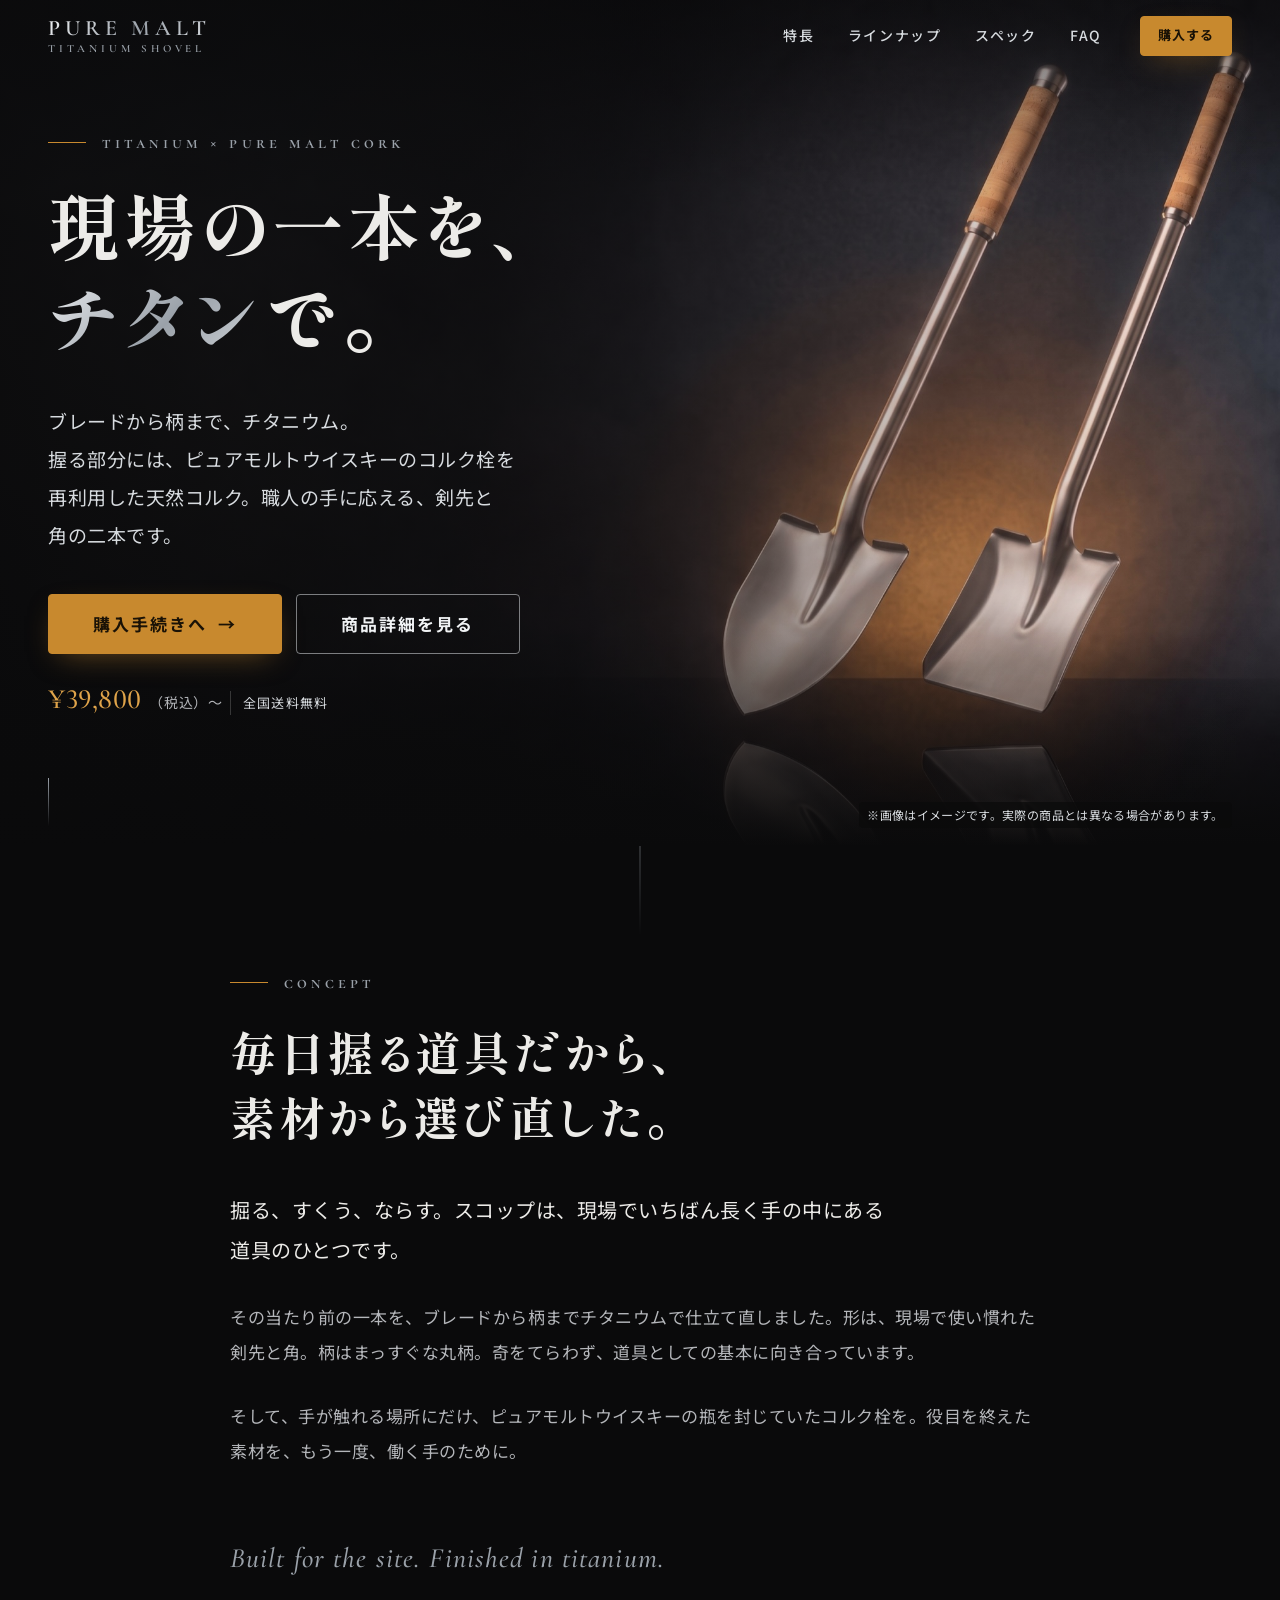
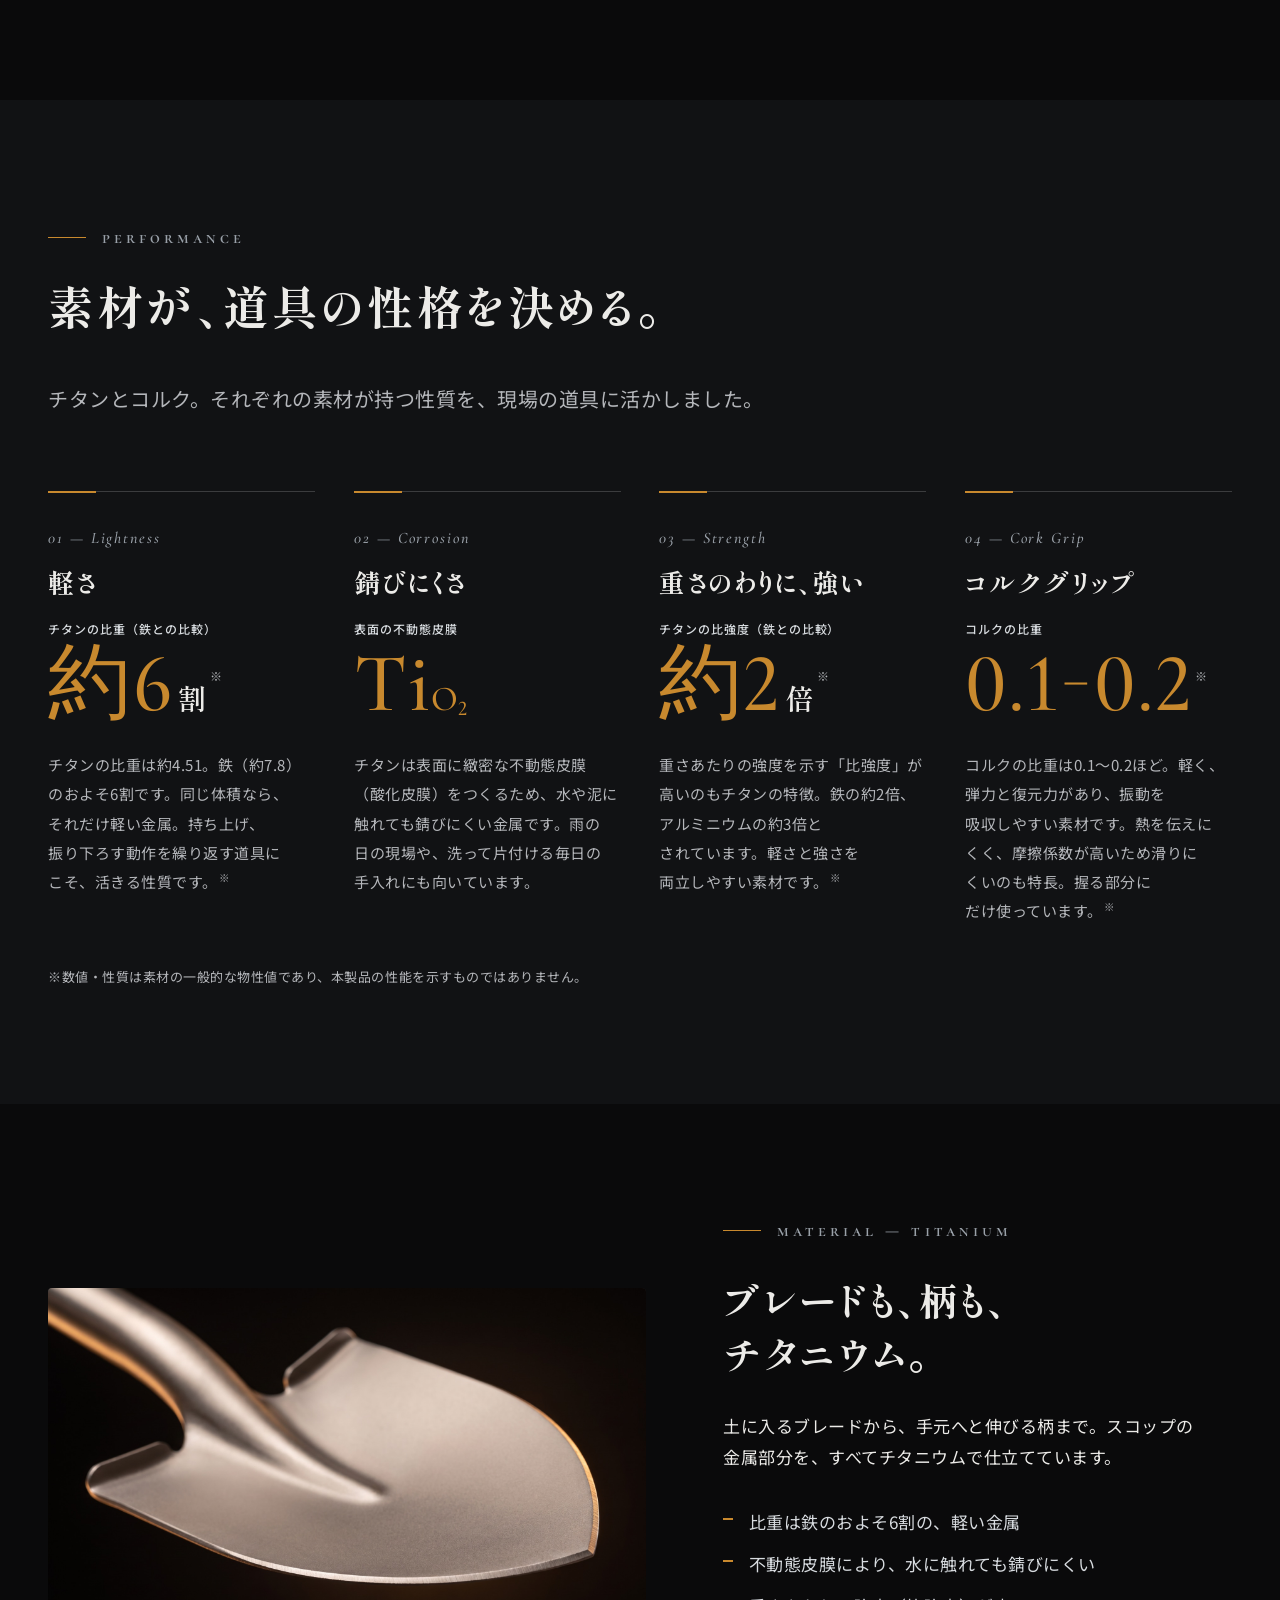
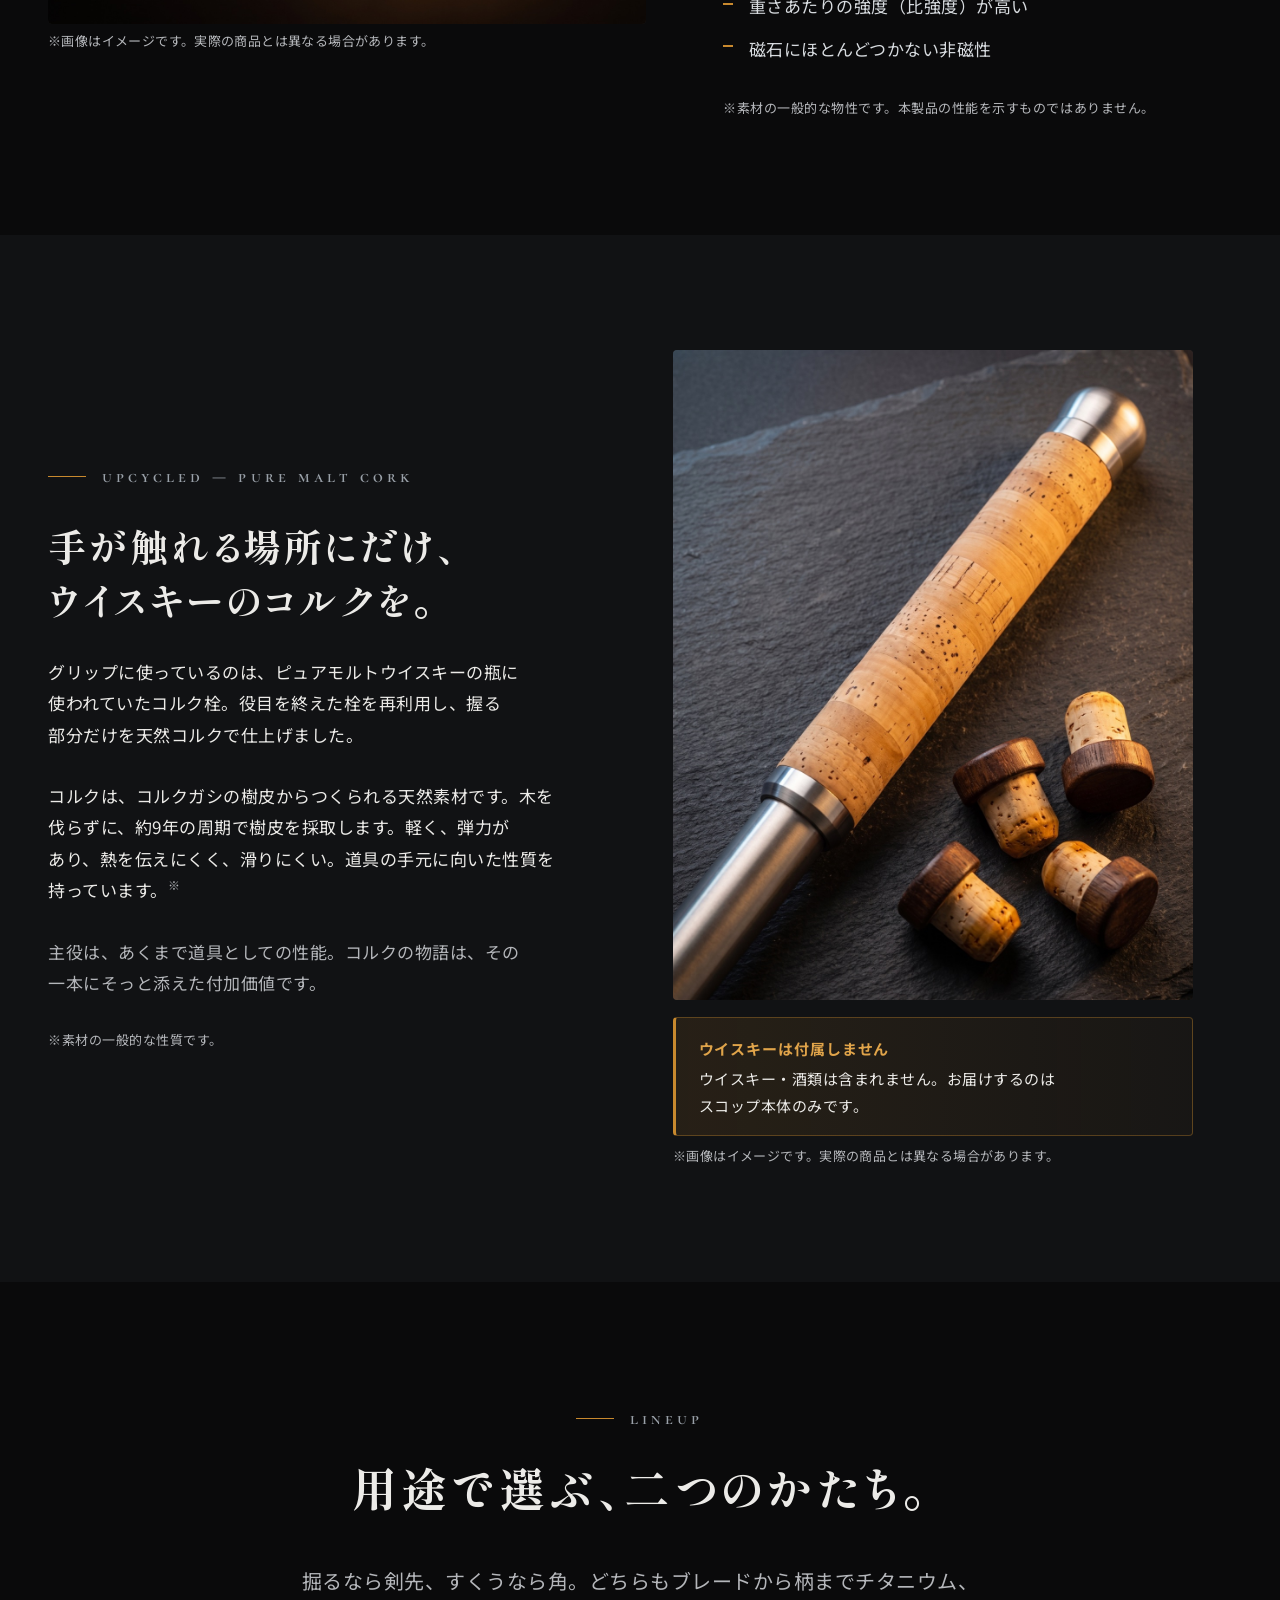
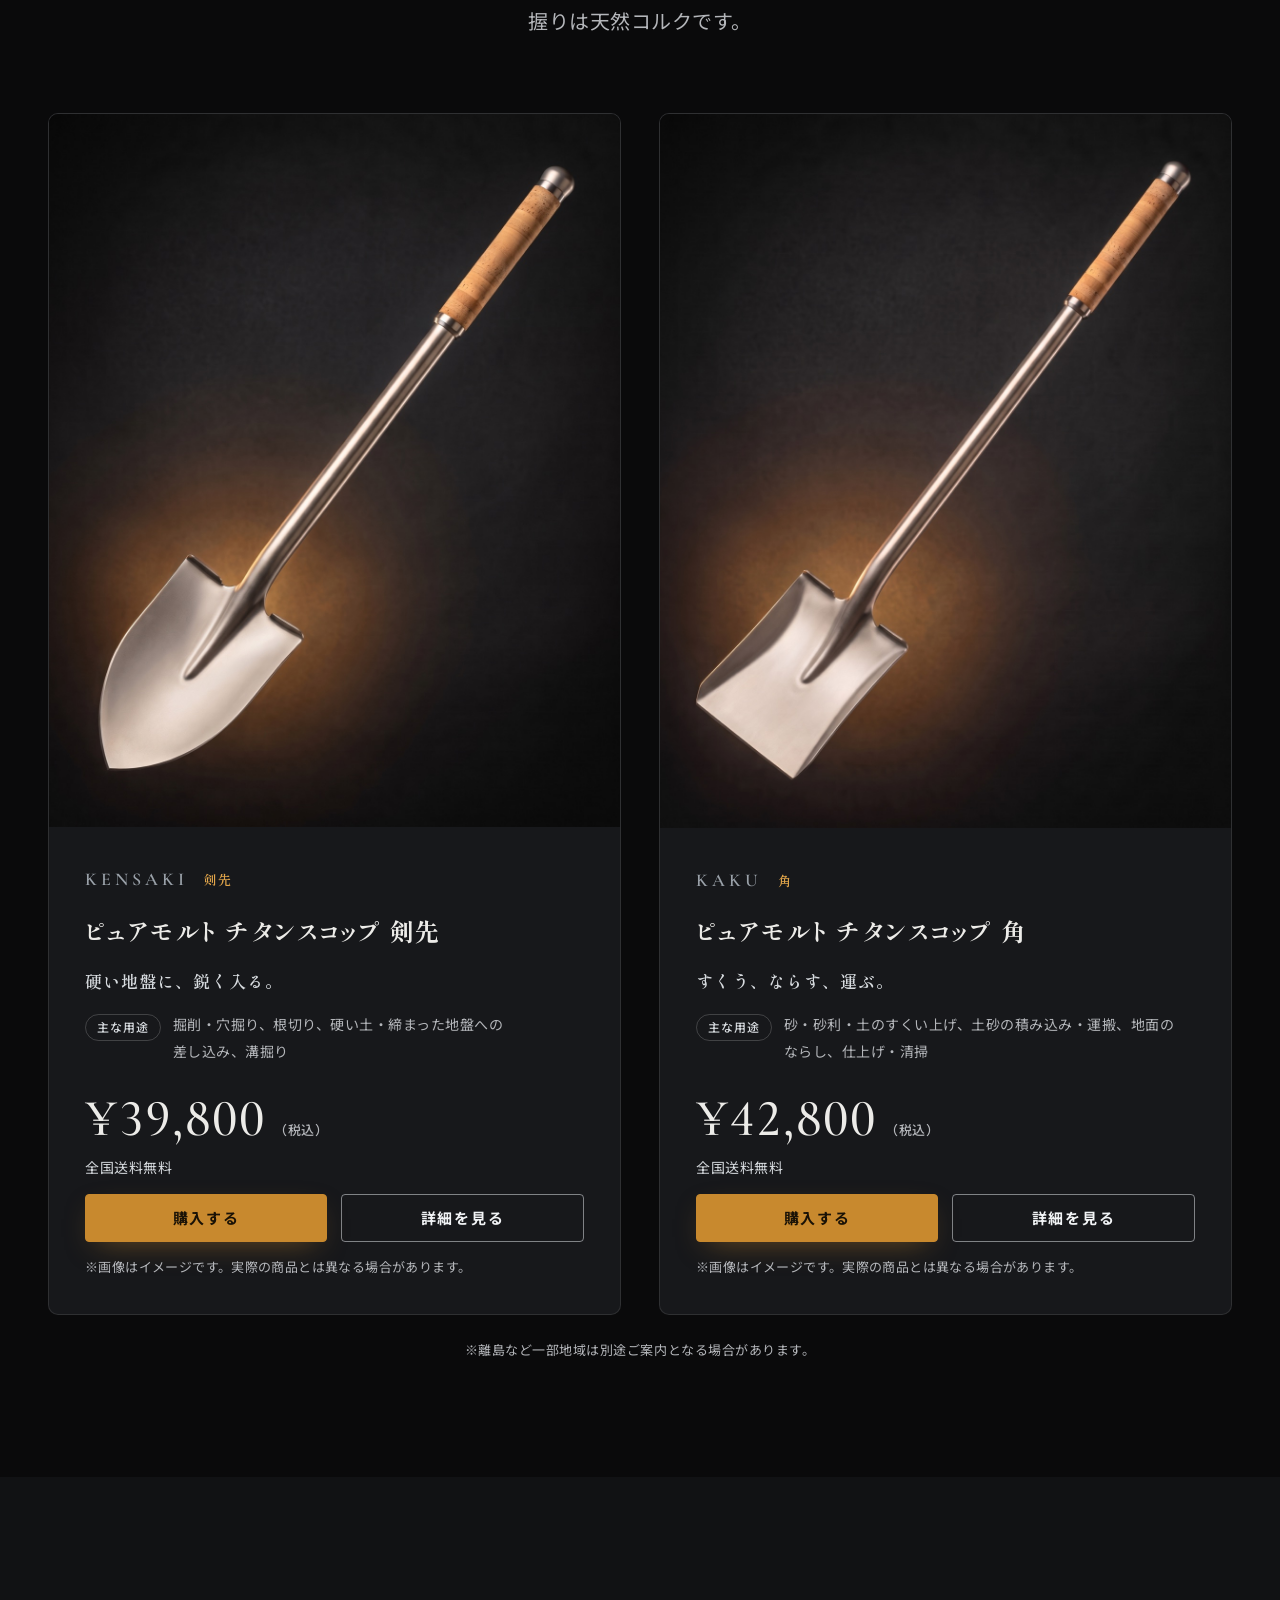
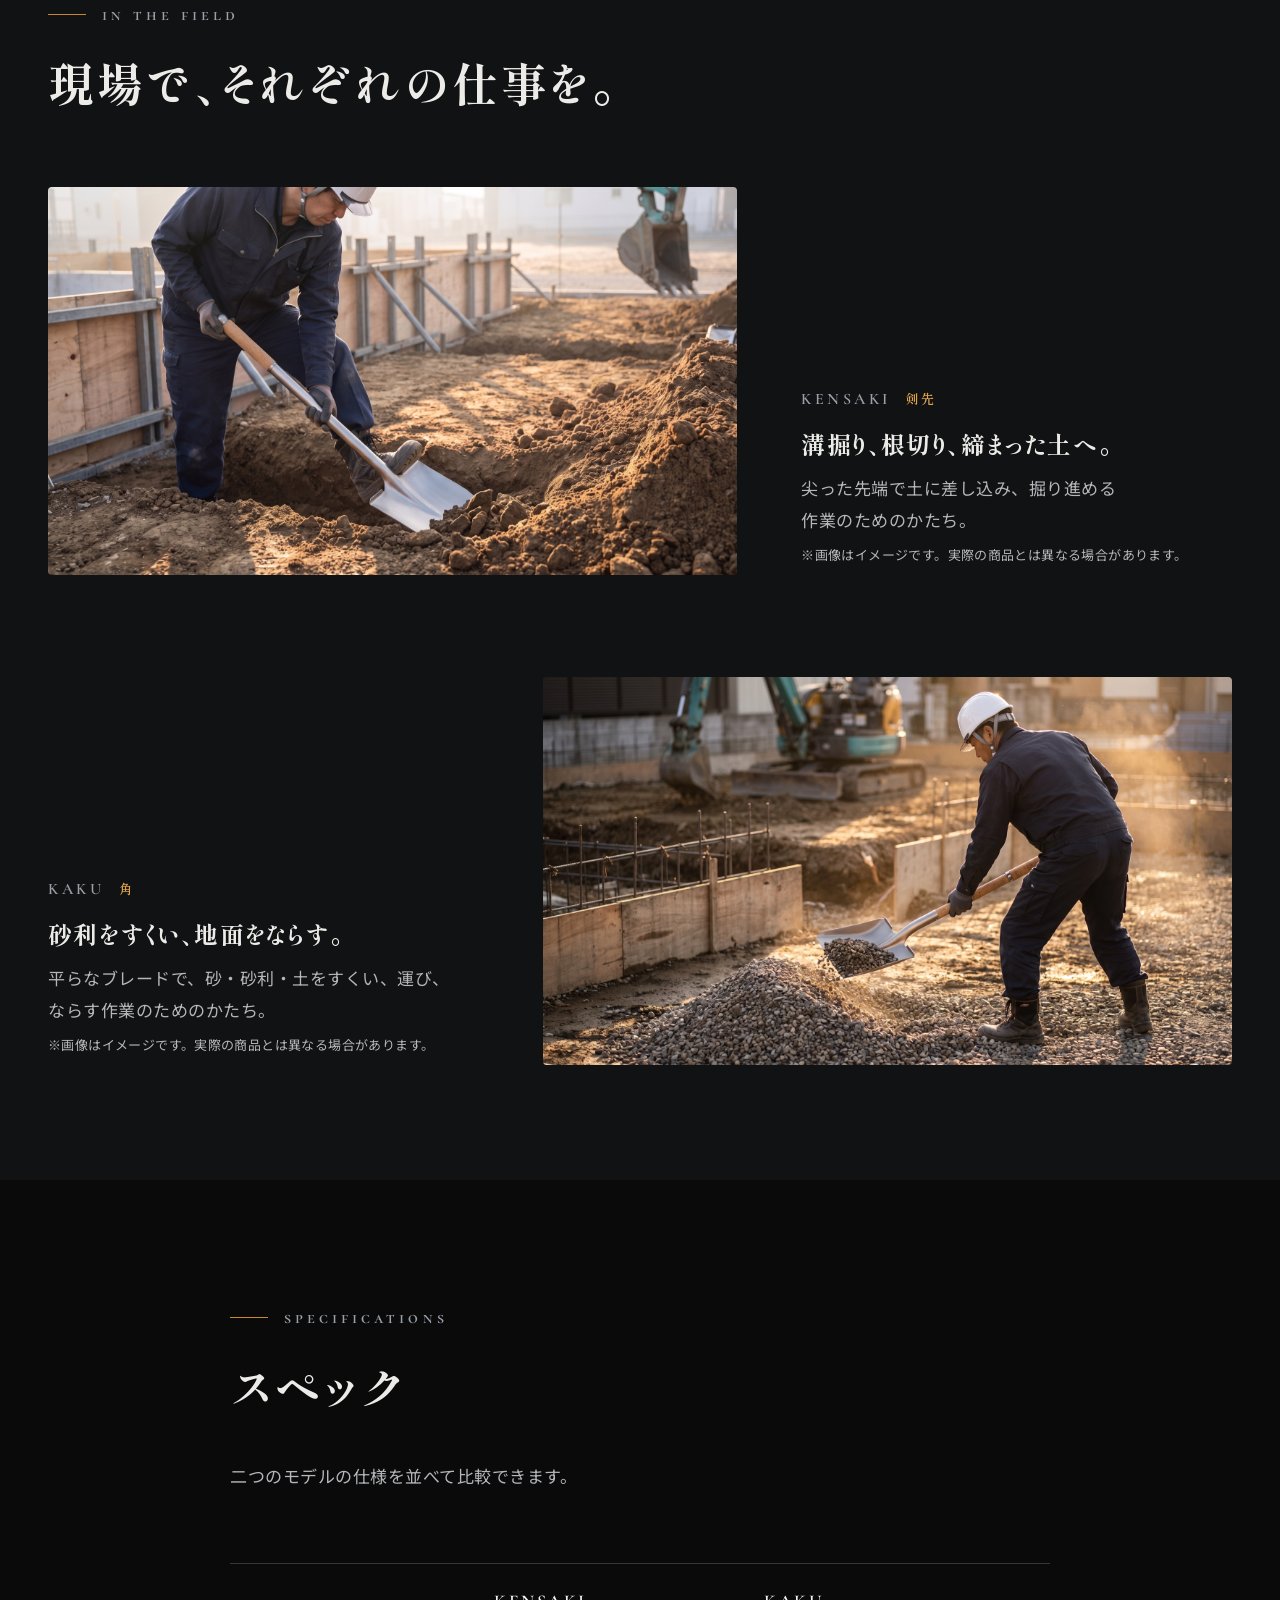
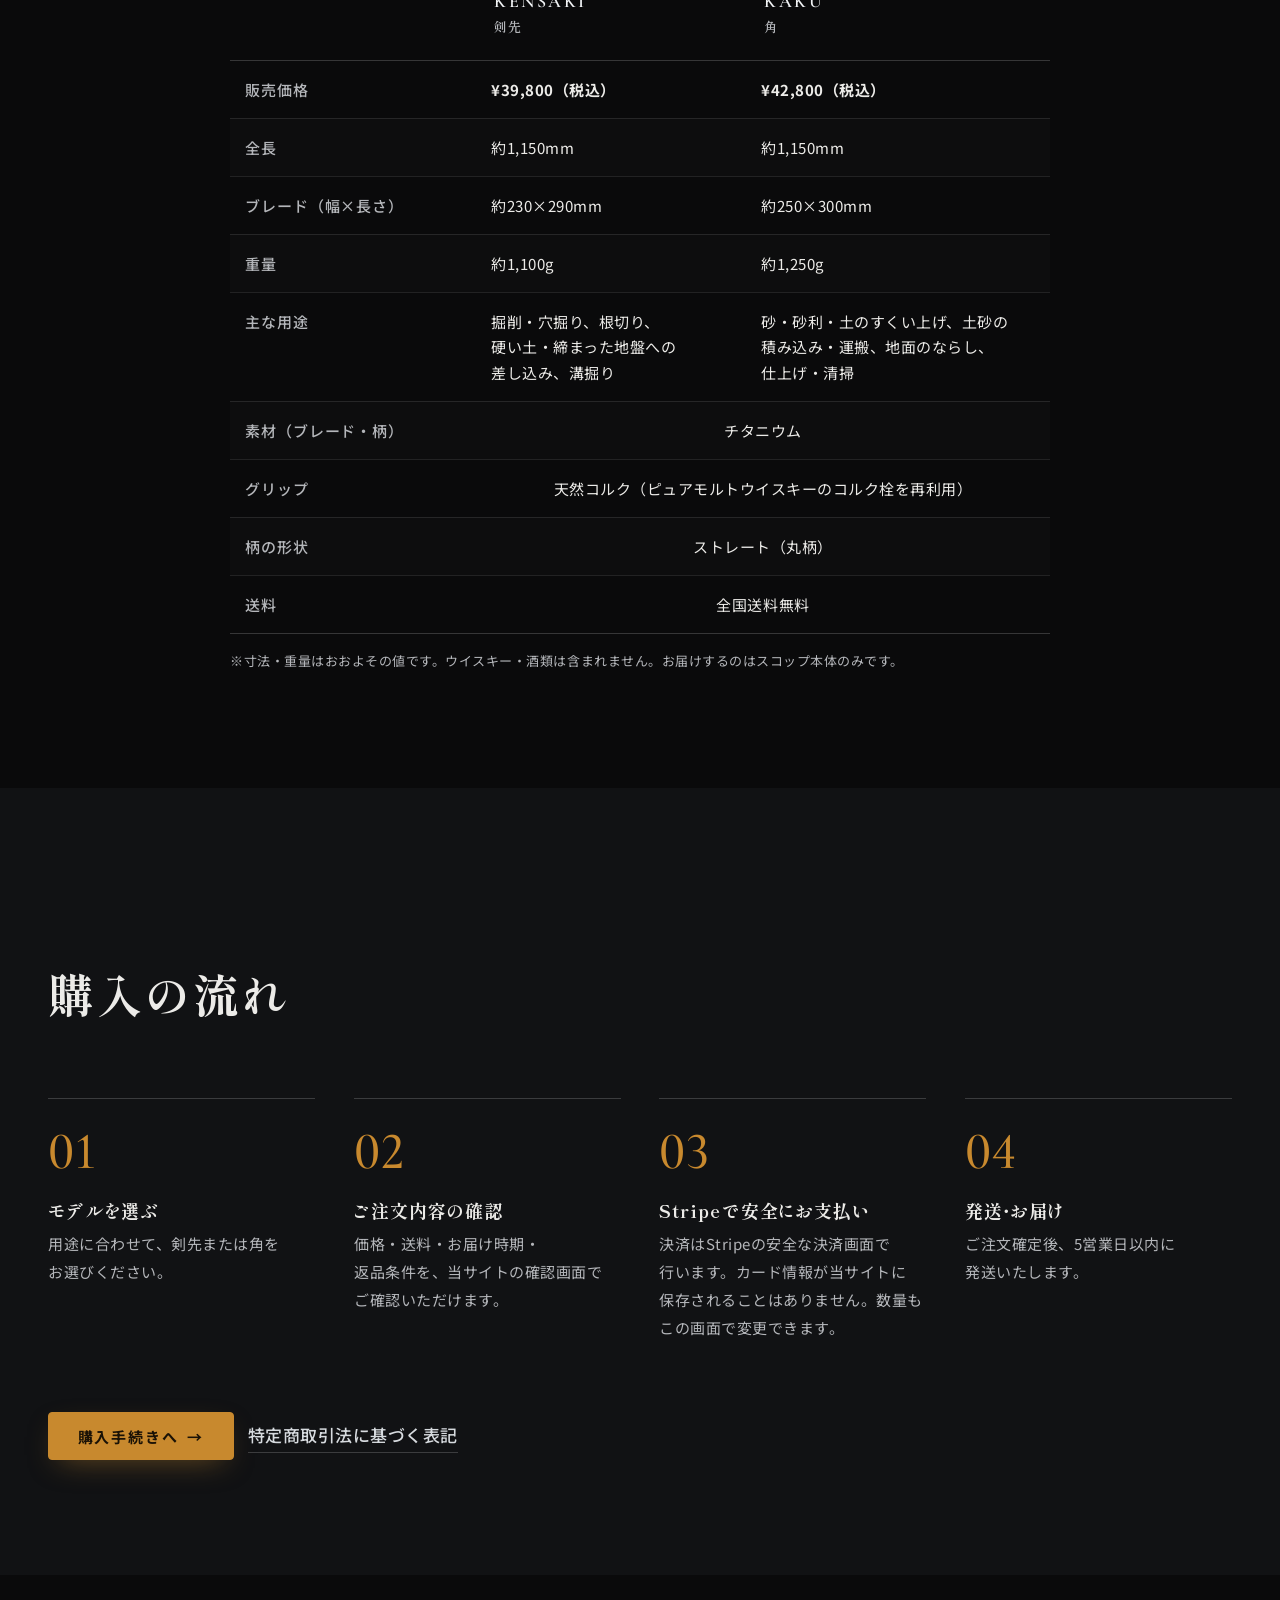
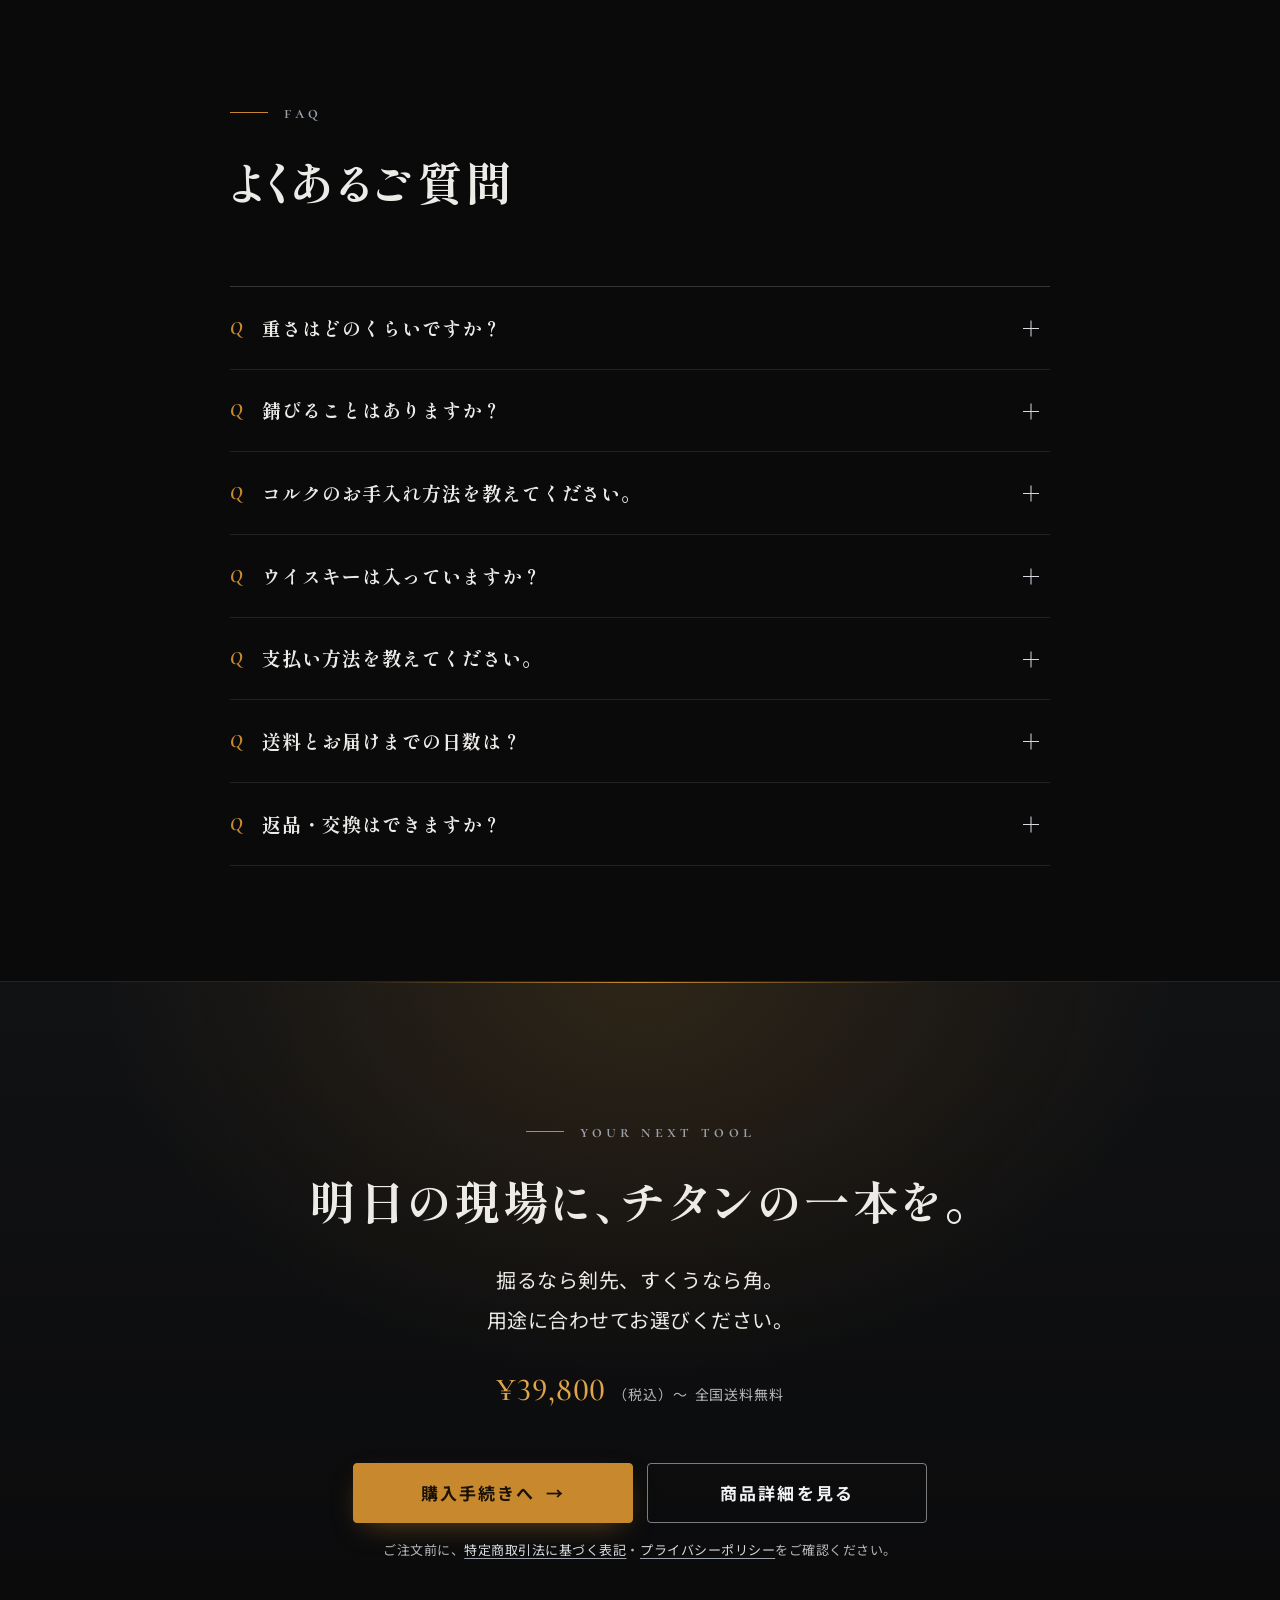
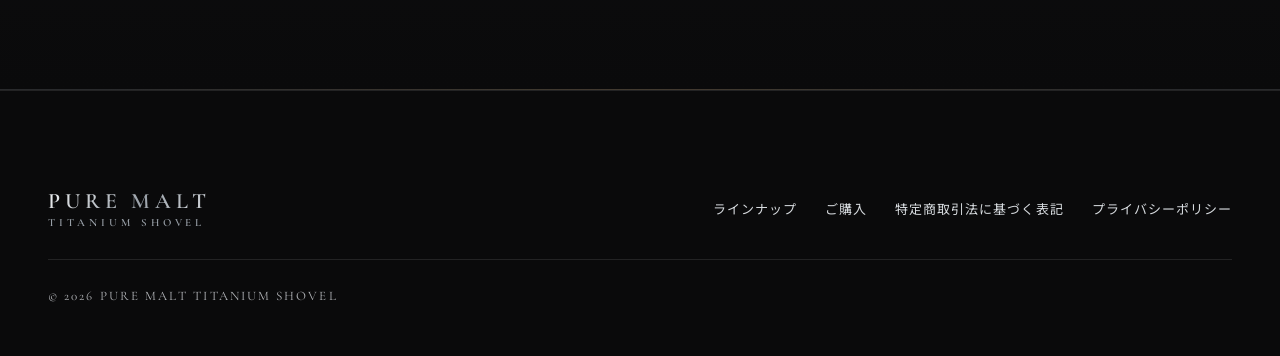
<file: index.html>
<!DOCTYPE html>
<html lang="ja">
<head>
<meta charset="utf-8">
<meta name="viewport" content="width=device-width, initial-scale=1">
<meta name="robots" content="noindex">
<title>チタン製スコップ 剣先・角｜ピュアモルト チタンスコップ</title>
<meta name="description" content="ブレードから柄までチタニウム製。握る部分には、ピュアモルトウイスキーのコルク栓を再利用した天然コルク。工事現場の職人のための、剣先と角の二本のスコップです。">
<meta property="og:title" content="ピュアモルト チタンスコップ｜現場の一本を、チタンで。">
<meta property="og:description" content="ブレードから柄までチタニウム製。握る部分にはピュアモルトウイスキーのコルク栓を再利用した天然コルク。剣先・角の二本。">
<meta property="og:type" content="website">
<meta property="og:image" content="assets/img/hero.jpg">
<meta property="og:locale" content="ja_JP">
<meta name="twitter:card" content="summary_large_image">
<meta name="twitter:title" content="ピュアモルト チタンスコップ｜現場の一本を、チタンで。">
<meta name="twitter:description" content="ブレードから柄までチタニウム製。握る部分にはピュアモルトウイスキーのコルク栓を再利用した天然コルク。">
<meta name="twitter:image" content="assets/img/hero.jpg">
<link rel="icon" href="assets/img/favicon.svg" type="image/svg+xml">
<link rel="preconnect" href="https://fonts.googleapis.com">
<link rel="preconnect" href="https://fonts.gstatic.com" crossorigin>
<link rel="stylesheet" href="https://fonts.googleapis.com/css2?family=Cormorant+Garamond:ital,wght@0,500;0,600;1,500&family=Noto+Sans+JP:wght@400;500;700&family=Shippori+Mincho:wght@600;700;800&display=swap">
<link rel="stylesheet" href="assets/css/style.css">
<link rel="stylesheet" href="assets/css/index.css">
</head>
<body class="page-index has-hero has-sticky-cta">
<a class="skip-link" href="#main">本文へスキップ</a>
<header id="site-header" class="site-header"></header>
<main id="main">

  <!-- ============ HERO ============ -->
  <section id="hero" class="hero" aria-labelledby="hero-title">
    <div class="hero__media">
      <img src="assets/img/hero.jpg" width="2400" height="1339" alt="暗い背景に浮かぶ、チタン製のスコップ（剣先と角）の二本" fetchpriority="high" decoding="async">
    </div>
    <div class="container">
      <div class="hero__content">
        <p class="eyebrow" lang="en">TITANIUM × PURE MALT CORK</p>
        <h1 id="hero-title" class="hero__title">現場の一本を、<br><span class="ti-text">チタン</span>で。</h1>
        <p class="hero__lead">ブレードから柄まで、チタニウム。<br class="only-desktop">握る部分には、ピュアモルトウイスキーのコルク栓を再利用した天然コルク。職人の手に応える、剣先と角の二本です。</p>
        <div class="hero__actions">
          <a class="btn btn--primary btn--lg" href="purchase.html">購入手続きへ<span class="btn__arrow" aria-hidden="true">→</span></a>
          <a class="btn btn--ghost btn--lg" href="product.html">商品詳細を見る</a>
        </div>
        <p class="hero__price">
          <span data-price="lowest">¥39,800</span><span>（税込）〜</span>
          <span class="hero__ship" data-bind="shipping.label">全国送料無料</span>
        </p>
      </div>
    </div>
    <p class="img-note">※画像はイメージです。実際の商品とは異なる場合があります。</p>
    <span class="hero__scroll" aria-hidden="true"></span>
  </section>

  <!-- ============ CONCEPT ============ -->
  <section id="concept" class="section concept" aria-labelledby="concept-title">
    <div class="container container--narrow">
      <p class="eyebrow reveal" lang="en">CONCEPT</p>
      <h2 id="concept-title" class="display-2 reveal">毎日握る道具だから、<br>素材から選び直した。</h2>
      <div class="concept__body stack stack--lg">
        <p class="lead reveal">掘る、すくう、ならす。スコップは、現場でいちばん長く手の中にある道具のひとつです。</p>
        <p class="reveal">その当たり前の一本を、ブレードから柄までチタニウムで仕立て直しました。形は、現場で使い慣れた剣先と角。柄はまっすぐな丸柄。奇をてらわず、道具としての基本に向き合っています。</p>
        <p class="reveal">そして、手が触れる場所にだけ、ピュアモルトウイスキーの瓶を封じていたコルク栓を。役目を終えた素材を、もう一度、働く手のために。</p>
      </div>
      <p class="concept__sign latin reveal" aria-hidden="true">Built for the site. Finished in titanium.</p>
    </div>
  </section>

  <!-- ============ PERFORMANCE ============ -->
  <section id="performance" class="section section--alt" aria-labelledby="performance-title">
    <div class="container">
      <div class="section__head">
        <p class="eyebrow reveal" lang="en">PERFORMANCE</p>
        <h2 id="performance-title" class="display-2 reveal">素材が、道具の性格を決める。</h2>
        <p class="lead muted reveal">チタンとコルク。それぞれの素材が持つ性質を、現場の道具に活かしました。</p>
      </div>
      <div class="grid grid--4 performance__grid">
        <article class="feature reveal">
          <span class="feature__num" lang="en" aria-hidden="true">01 — Lightness</span>
          <h3 class="feature__title">軽さ</h3>
          <p class="num" aria-hidden="true"><span class="num__label">チタンの比重（鉄との比較）</span>約6<small>割</small><sup>※</sup></p>
          <p class="feature__text">チタンの比重は約4.51。鉄（約7.8）のおよそ6割です。同じ体積なら、それだけ軽い金属。持ち上げ、振り下ろす動作を繰り返す道具にこそ、活きる性質です。<sup>※</sup></p>
        </article>
        <article class="feature reveal reveal--delay-1">
          <span class="feature__num" lang="en" aria-hidden="true">02 — Corrosion</span>
          <h3 class="feature__title">錆びにくさ</h3>
          <p class="num num--word" aria-hidden="true"><span class="num__label">表面の不動態皮膜</span>Ti<small>O<sub>2</sub></small></p>
          <p class="feature__text">チタンは表面に緻密な不動態皮膜（酸化皮膜）をつくるため、水や泥に触れても錆びにくい金属です。雨の日の現場や、洗って片付ける毎日の手入れにも向いています。</p>
        </article>
        <article class="feature reveal reveal--delay-2">
          <span class="feature__num" lang="en" aria-hidden="true">03 — Strength</span>
          <h3 class="feature__title">重さのわりに、強い</h3>
          <p class="num" aria-hidden="true"><span class="num__label">チタンの比強度（鉄との比較）</span>約2<small>倍</small><sup>※</sup></p>
          <p class="feature__text">重さあたりの強度を示す「比強度」が高いのもチタンの特徴。鉄の約2倍、アルミニウムの約3倍とされています。軽さと強さを両立しやすい素材です。<sup>※</sup></p>
        </article>
        <article class="feature reveal reveal--delay-3">
          <span class="feature__num" lang="en" aria-hidden="true">04 — Cork Grip</span>
          <h3 class="feature__title">コルクグリップ</h3>
          <p class="num" aria-hidden="true"><span class="num__label">コルクの比重</span>0.1<span class="num__sep">–</span>0.2<sup>※</sup></p>
          <p class="feature__text">コルクの比重は0.1〜0.2ほど。軽く、弾力と復元力があり、振動を吸収しやすい素材です。熱を伝えにくく、摩擦係数が高いため滑りにくいのも特長。握る部分にだけ使っています。<sup>※</sup></p>
        </article>
      </div>
      <p class="footnote mt-4 reveal">※数値・性質は素材の一般的な物性値であり、本製品の性能を示すものではありません。</p>
    </div>
  </section>

  <!-- ============ TITANIUM ============ -->
  <section id="titanium" class="section" aria-labelledby="titanium-title">
    <div class="container">
      <div class="split">
        <figure class="reveal">
          <div class="frame frame--16x9 frame--hairline">
            <img src="assets/img/titanium-detail.jpg" width="1920" height="1071" alt="チタン製ブレードの刃先を間近で写したクローズアップ" loading="lazy" decoding="async">
          </div>
          <figcaption class="img-note">※画像はイメージです。実際の商品とは異なる場合があります。</figcaption>
        </figure>
        <div class="stack stack--lg">
          <p class="eyebrow reveal" lang="en">MATERIAL — TITANIUM</p>
          <h2 id="titanium-title" class="display-2 reveal mb-0">ブレードも、柄も、<br>チタニウム。</h2>
          <p class="reveal">土に入るブレードから、手元へと伸びる柄まで。スコップの金属部分を、すべてチタニウムで仕立てています。</p>
          <ul class="list-dot titanium__facts reveal">
            <li>比重は鉄のおよそ6割の、軽い金属</li>
            <li>不動態皮膜により、水に触れても錆びにくい</li>
            <li>重さあたりの強度（比強度）が高い</li>
            <li>磁石にほとんどつかない非磁性</li>
          </ul>
          <p class="footnote reveal">※素材の一般的な物性です。本製品の性能を示すものではありません。</p>
        </div>
      </div>
    </div>
  </section>

  <!-- ============ CORK ============ -->
  <section id="cork" class="section section--alt cork" aria-labelledby="cork-title">
    <div class="container">
      <div class="split split--reverse">
        <figure class="cork__media reveal">
          <div class="frame frame--4x5 frame--hairline">
            <img src="assets/img/grip-cork.jpg" width="1208" height="1500" alt="天然コルクのグリップと、再利用するウイスキーのコルク栓のクローズアップ" loading="lazy" decoding="async">
          </div>
          <figcaption class="cork__caption">
            <p class="notice notice--info cork__notice"><strong>ウイスキーは付属しません</strong>ウイスキー・酒類は含まれません。お届けするのはスコップ本体のみです。</p>
            <span class="img-note">※画像はイメージです。実際の商品とは異なる場合があります。</span>
          </figcaption>
        </figure>
        <div class="stack stack--lg">
          <p class="eyebrow reveal" lang="en">UPCYCLED — PURE MALT CORK</p>
          <h2 id="cork-title" class="display-2 reveal mb-0">手が触れる場所にだけ、<br>ウイスキーのコルクを。</h2>
          <p class="reveal">グリップに使っているのは、ピュアモルトウイスキーの瓶に使われていたコルク栓。役目を終えた栓を再利用し、握る部分だけを天然コルクで仕上げました。</p>
          <p class="reveal">コルクは、コルクガシの樹皮からつくられる天然素材です。木を伐らずに、約9年の周期で樹皮を採取します。軽く、弾力があり、熱を伝えにくく、滑りにくい。道具の手元に向いた性質を持っています。<sup>※</sup></p>
          <p class="reveal muted">主役は、あくまで道具としての性能。コルクの物語は、その一本にそっと添えた付加価値です。</p>
          <p class="footnote reveal">※素材の一般的な性質です。</p>
        </div>
      </div>
    </div>
  </section>

  <!-- ============ LINEUP ============ -->
  <section id="lineup" class="section" aria-labelledby="lineup-title">
    <div class="container">
      <div class="section__head text-center">
        <p class="eyebrow reveal" lang="en">LINEUP</p>
        <h2 id="lineup-title" class="display-2 reveal">用途で選ぶ、二つのかたち。</h2>
        <p class="lead muted reveal mx-auto">掘るなら剣先、すくうなら角。どちらもブレードから柄までチタニウム、握りは天然コルクです。</p>
      </div>
      <div class="grid grid--2 lineup__grid">
        <article class="card card--flush lineup-card reveal" aria-labelledby="lineup-kensaki">
          <a class="lineup-card__media" href="product.html?model=kensaki" data-href-product="kensaki" tabindex="-1" aria-hidden="true">
            <div class="frame frame--4x5">
              <img src="assets/img/kensaki-studio.jpg" width="1208" height="1500" alt="" loading="lazy" decoding="async">
            </div>
          </a>
          <div class="card__body lineup-card__body">
            <p class="lineup-card__en latin"><span lang="en">KENSAKI</span> <span class="lineup-card__ja">剣先</span></p>
            <h3 id="lineup-kensaki" class="h3" data-bind="products.kensaki.name">ピュアモルト チタンスコップ 剣先</h3>
            <p class="lineup-card__catch" data-bind="products.kensaki.catch">硬い地盤に、鋭く入る。</p>
            <p class="lineup-card__uses"><span class="badge">主な用途</span> <span data-bind="products.kensaki.uses">掘削・穴掘り、根切り、硬い土・締まった地盤への差し込み、溝掘り</span></p>
            <p class="price">
              <span class="price__amount" data-price="kensaki">¥39,800</span><span class="price__tax">（税込）</span>
              <span class="price__ship" data-bind="shipping.label">全国送料無料</span>
            </p>
            <div class="actions lineup-card__actions">
              <a class="btn btn--primary" href="purchase.html?model=kensaki" data-href-purchase="kensaki">購入する</a>
              <a class="btn btn--ghost" href="product.html?model=kensaki" data-href-product="kensaki">詳細を見る</a>
            </div>
            <p class="img-note">※画像はイメージです。実際の商品とは異なる場合があります。</p>
          </div>
        </article>
        <article class="card card--flush lineup-card reveal reveal--delay-1" aria-labelledby="lineup-kaku">
          <a class="lineup-card__media" href="product.html?model=kaku" data-href-product="kaku" tabindex="-1" aria-hidden="true">
            <div class="frame frame--4x5">
              <img src="assets/img/kaku-studio.jpg" width="1208" height="1500" alt="" loading="lazy" decoding="async">
            </div>
          </a>
          <div class="card__body lineup-card__body">
            <p class="lineup-card__en latin"><span lang="en">KAKU</span> <span class="lineup-card__ja">角</span></p>
            <h3 id="lineup-kaku" class="h3" data-bind="products.kaku.name">ピュアモルト チタンスコップ 角</h3>
            <p class="lineup-card__catch" data-bind="products.kaku.catch">すくう、ならす、運ぶ。</p>
            <p class="lineup-card__uses"><span class="badge">主な用途</span> <span data-bind="products.kaku.uses">砂・砂利・土のすくい上げ、土砂の積み込み・運搬、地面のならし、仕上げ・清掃</span></p>
            <p class="price">
              <span class="price__amount" data-price="kaku">¥42,800</span><span class="price__tax">（税込）</span>
              <span class="price__ship" data-bind="shipping.label">全国送料無料</span>
            </p>
            <div class="actions lineup-card__actions">
              <a class="btn btn--primary" href="purchase.html?model=kaku" data-href-purchase="kaku">購入する</a>
              <a class="btn btn--ghost" href="product.html?model=kaku" data-href-product="kaku">詳細を見る</a>
            </div>
            <p class="img-note">※画像はイメージです。実際の商品とは異なる場合があります。</p>
          </div>
        </article>
      </div>
      <p class="footnote text-center mt-3 reveal" data-bind="shipping.note">※離島など一部地域は別途ご案内となる場合があります。</p>
    </div>
  </section>

  <!-- ============ FIELD ============ -->
  <section id="field" class="section section--alt field" aria-labelledby="field-title">
    <div class="container">
      <div class="section__head">
        <p class="eyebrow reveal" lang="en">IN THE FIELD</p>
        <h2 id="field-title" class="display-2 reveal">現場で、それぞれの仕事を。</h2>
      </div>
      <div class="field__list">
        <figure class="field__item reveal">
          <div class="frame frame--16x9 frame--hairline">
            <img src="assets/img/scene-kensaki.jpg" width="1920" height="1071" alt="剣先のチタンスコップで溝を掘る作業員" loading="lazy" decoding="async">
          </div>
          <figcaption class="field__caption">
            <p class="field__label latin">KENSAKI <span>剣先</span></p>
            <p class="h3 mb-0">溝掘り、根切り、締まった土へ。</p>
            <p class="muted">尖った先端で土に差し込み、掘り進める作業のためのかたち。</p>
            <span class="img-note">※画像はイメージです。実際の商品とは異なる場合があります。</span>
          </figcaption>
        </figure>
        <figure class="field__item field__item--reverse reveal">
          <div class="frame frame--16x9 frame--hairline">
            <img src="assets/img/scene-kaku.jpg" width="1920" height="1071" alt="夕暮れの現場で、角のチタンスコップを使い砂利をすくう作業員" loading="lazy" decoding="async">
          </div>
          <figcaption class="field__caption">
            <p class="field__label latin">KAKU <span>角</span></p>
            <p class="h3 mb-0">砂利をすくい、地面をならす。</p>
            <p class="muted">平らなブレードで、砂・砂利・土をすくい、運び、ならす作業のためのかたち。</p>
            <span class="img-note">※画像はイメージです。実際の商品とは異なる場合があります。</span>
          </figcaption>
        </figure>
      </div>
    </div>
  </section>

  <!-- ============ SPEC ============ -->
  <section id="spec" class="section" aria-labelledby="spec-title">
    <div class="container container--narrow">
      <div class="section__head">
        <p class="eyebrow reveal" lang="en">SPECIFICATIONS</p>
        <h2 id="spec-title" class="display-2 reveal">スペック</h2>
        <p class="muted reveal">二つのモデルの仕様を並べて比較できます。</p>
      </div>
      <div class="table-wrap reveal" tabindex="0" role="region" aria-labelledby="spec-title">
        <table class="compare-table" id="spec-table">
          <caption class="sr-only">剣先と角の仕様比較</caption>
          <thead>
            <tr>
              <td></td>
              <th scope="col">KENSAKI<small>剣先</small></th>
              <th scope="col">KAKU<small>角</small></th>
            </tr>
          </thead>
          <tbody>
            <tr><th scope="row">販売価格</th><td class="is-amber">¥39,800（税込）</td><td class="is-amber">¥42,800（税込）</td></tr>
            <tr><th scope="row">全長</th><td>約1,150mm</td><td>約1,150mm</td></tr>
            <tr><th scope="row">ブレード（幅×長さ）</th><td>約230×290mm</td><td>約250×300mm</td></tr>
            <tr><th scope="row">重量</th><td>約1,100g</td><td>約1,250g</td></tr>
            <tr><th scope="row">主な用途</th><td>掘削・穴掘り、根切り、硬い土・締まった地盤への差し込み、溝掘り</td><td>砂・砂利・土のすくい上げ、土砂の積み込み・運搬、地面のならし、仕上げ・清掃</td></tr>
            <tr><th scope="row">素材（ブレード・柄）</th><td colspan="2">チタニウム</td></tr>
            <tr><th scope="row">グリップ</th><td colspan="2">天然コルク（ピュアモルトウイスキーのコルク栓を再利用）</td></tr>
            <tr><th scope="row">柄の形状</th><td colspan="2">ストレート（丸柄）</td></tr>
            <tr><th scope="row">送料</th><td colspan="2">全国送料無料</td></tr>
          </tbody>
        </table>
      </div>
      <p class="footnote mt-2 reveal">※寸法・重量はおおよその値です。ウイスキー・酒類は含まれません。お届けするのはスコップ本体のみです。</p>
    </div>
  </section>

  <!-- ============ FLOW ============ -->
  <section id="flow" class="section section--alt" aria-labelledby="flow-title">
    <div class="container">
      <div class="section__head">
        <p class="eyebrow reveal" lang="en">HOW TO ORDER</p>
        <h2 id="flow-title" class="display-2 reveal">購入の流れ</h2>
      </div>
      <ol class="steps">
        <li class="step reveal">
          <span class="step__num" aria-hidden="true">01</span>
          <h3 class="step__title">モデルを選ぶ</h3>
          <p>用途に合わせて、剣先または角をお選びください。</p>
        </li>
        <li class="step reveal reveal--delay-1">
          <span class="step__num" aria-hidden="true">02</span>
          <h3 class="step__title">ご注文内容の確認</h3>
          <p>価格・送料・お届け時期・返品条件を、当サイトの確認画面でご確認いただけます。</p>
        </li>
        <li class="step reveal reveal--delay-2">
          <span class="step__num" aria-hidden="true">03</span>
          <h3 class="step__title">Stripeで安全にお支払い</h3>
          <p>決済はStripeの安全な決済画面で行います。カード情報が当サイトに保存されることはありません。数量もこの画面で変更できます。</p>
        </li>
        <li class="step reveal reveal--delay-3">
          <span class="step__num" aria-hidden="true">04</span>
          <h3 class="step__title">発送・お届け</h3>
          <p data-bind="policies.deliveryTiming">ご注文確定後、5営業日以内に発送いたします。</p>
        </li>
      </ol>
      <div class="actions mt-4 reveal">
        <a class="btn btn--primary" href="purchase.html">購入手続きへ<span class="btn__arrow" aria-hidden="true">→</span></a>
        <a class="link-arrow" href="tokushoho.html">特定商取引法に基づく表記</a>
      </div>
    </div>
  </section>

  <!-- ============ FAQ ============ -->
  <section id="faq" class="section" aria-labelledby="faq-title">
    <div class="container container--narrow">
      <div class="section__head">
        <p class="eyebrow reveal" lang="en">FAQ</p>
        <h2 id="faq-title" class="display-2 reveal">よくあるご質問</h2>
      </div>
      <div class="faq reveal">
        <details>
          <summary><span class="faq__q-label">Q</span>重さはどのくらいですか？</summary>
          <div class="faq-answer">
            <dl class="faq-dl">
              <dt>剣先</dt><dd data-faq-weight="kensaki">約1,100g</dd>
              <dt>角</dt><dd data-faq-weight="kaku">約1,250g</dd>
            </dl>
            <p>いずれもおおよその値です。全長やブレード寸法は<a href="#spec">スペック表</a>をご覧ください。</p>
          </div>
        </details>
        <details>
          <summary><span class="faq__q-label">Q</span>錆びることはありますか？</summary>
          <div class="faq-answer">
            <p>チタンは表面に不動態皮膜（酸化皮膜）をつくるため、錆びにくい金属です。ご使用後は泥や汚れを水で洗い流し、よく乾かしてから保管することをおすすめします。</p>
          </div>
        </details>
        <details>
          <summary><span class="faq__q-label">Q</span>コルクのお手入れ方法を教えてください。</summary>
          <div class="faq-answer">
            <p>汚れた場合は、固く絞った布で拭き取り、風通しのよい日陰で乾かしてください。天然素材のため、長時間の水没や高温になる場所での保管は避けることをおすすめします。</p>
          </div>
        </details>
        <details>
          <summary><span class="faq__q-label">Q</span>ウイスキーは入っていますか？</summary>
          <div class="faq-answer">
            <p><strong>ウイスキー・酒類は含まれません。お届けするのはスコップ本体のみです。</strong></p>
            <p>グリップには、ピュアモルトウイスキーの瓶に使われていたコルク栓を再利用した天然コルクを使用しています。素材として再利用しているもので、お酒は付属しません。</p>
          </div>
        </details>
        <details>
          <summary><span class="faq__q-label">Q</span>支払い方法を教えてください。</summary>
          <div class="faq-answer">
            <p data-bind="policies.paymentMethods">クレジットカード（Visa／Mastercard／JCB／American Express／Diners Club／Discover）、Apple Pay、Google Pay（お支払い画面に表示される方法からお選びいただけます）</p>
            <p data-bind="policies.paymentTiming">ご注文時（Stripeの決済画面でお支払いが完了した時点）に決済されます。カード代金の引き落とし日は各カード会社の規定によります。</p>
            <p>決済はStripeの安全な決済画面で行います。カード情報が当サイトに保存されることはありません。</p>
          </div>
        </details>
        <details>
          <summary><span class="faq__q-label">Q</span>送料とお届けまでの日数は？</summary>
          <div class="faq-answer">
            <p>送料：<span data-bind="shipping.label">全国送料無料</span></p>
            <p data-bind="policies.deliveryTiming">ご注文確定後、5営業日以内に発送いたします。</p>
            <p data-bind="shipping.note">※離島など一部地域は別途ご案内となる場合があります。</p>
          </div>
        </details>
        <details>
          <summary><span class="faq__q-label">Q</span>返品・交換はできますか？</summary>
          <div class="faq-answer">
            <p data-bind="policies.returns">商品到着後8日以内、未使用品に限り返品を承ります。お客様都合による返品の送料はお客様のご負担となります。</p>
            <p data-bind="policies.defective">不良品・誤配送の場合は、商品到着後8日以内にご連絡ください。当社負担で交換または返金いたします。</p>
            <p data-bind="policies.cancellation">発送前のご注文はキャンセルを承ります。お問い合わせ先までご連絡ください。発送後のキャンセルは返品の扱いとなります。</p>
            <p>詳しくは<a href="tokushoho.html">特定商取引法に基づく表記</a>をご確認ください。</p>
          </div>
        </details>
      </div>
    </div>
  </section>

  <!-- ============ CLOSING CTA ============ -->
  <section id="cta" class="cta-band" aria-labelledby="cta-title">
    <div class="container container--narrow">
      <p class="eyebrow reveal" lang="en">YOUR NEXT TOOL</p>
      <h2 id="cta-title" class="display-2 reveal">明日の現場に、<br class="only-mobile">チタンの一本を。</h2>
      <p class="lead reveal">掘るなら剣先、すくうなら角。<br>用途に合わせてお選びください。</p>
      <p class="cta-band__price reveal">
        <span data-price="lowest">¥39,800</span><span>（税込）〜</span><span data-bind="shipping.label">全国送料無料</span>
      </p>
      <div class="cta-band__actions reveal">
        <a class="btn btn--primary btn--lg" href="purchase.html">購入手続きへ<span class="btn__arrow" aria-hidden="true">→</span></a>
        <a class="btn btn--ghost btn--lg" href="product.html">商品詳細を見る</a>
      </div>
      <p class="footnote reveal">ご注文前に、<a href="tokushoho.html">特定商取引法に基づく表記</a>・<a href="privacy.html">プライバシーポリシー</a>をご確認ください。</p>
    </div>
  </section>

</main>

<div class="sticky-cta" role="region" aria-label="購入">
  <div class="sticky-cta__info">
    <span class="sticky-cta__label">チタンスコップ 剣先／角</span>
    <span class="sticky-cta__price"><span data-price="lowest">¥39,800</span><small>（税込）〜</small></span>
  </div>
  <a class="btn btn--primary" href="purchase.html">購入手続きへ</a>
</div>

<footer id="site-footer" class="site-footer"></footer>
<script src="assets/js/config.js"></script>
<script src="assets/js/main.js"></script>
<script src="assets/js/index.js"></script>
</body>
</html>
</file>
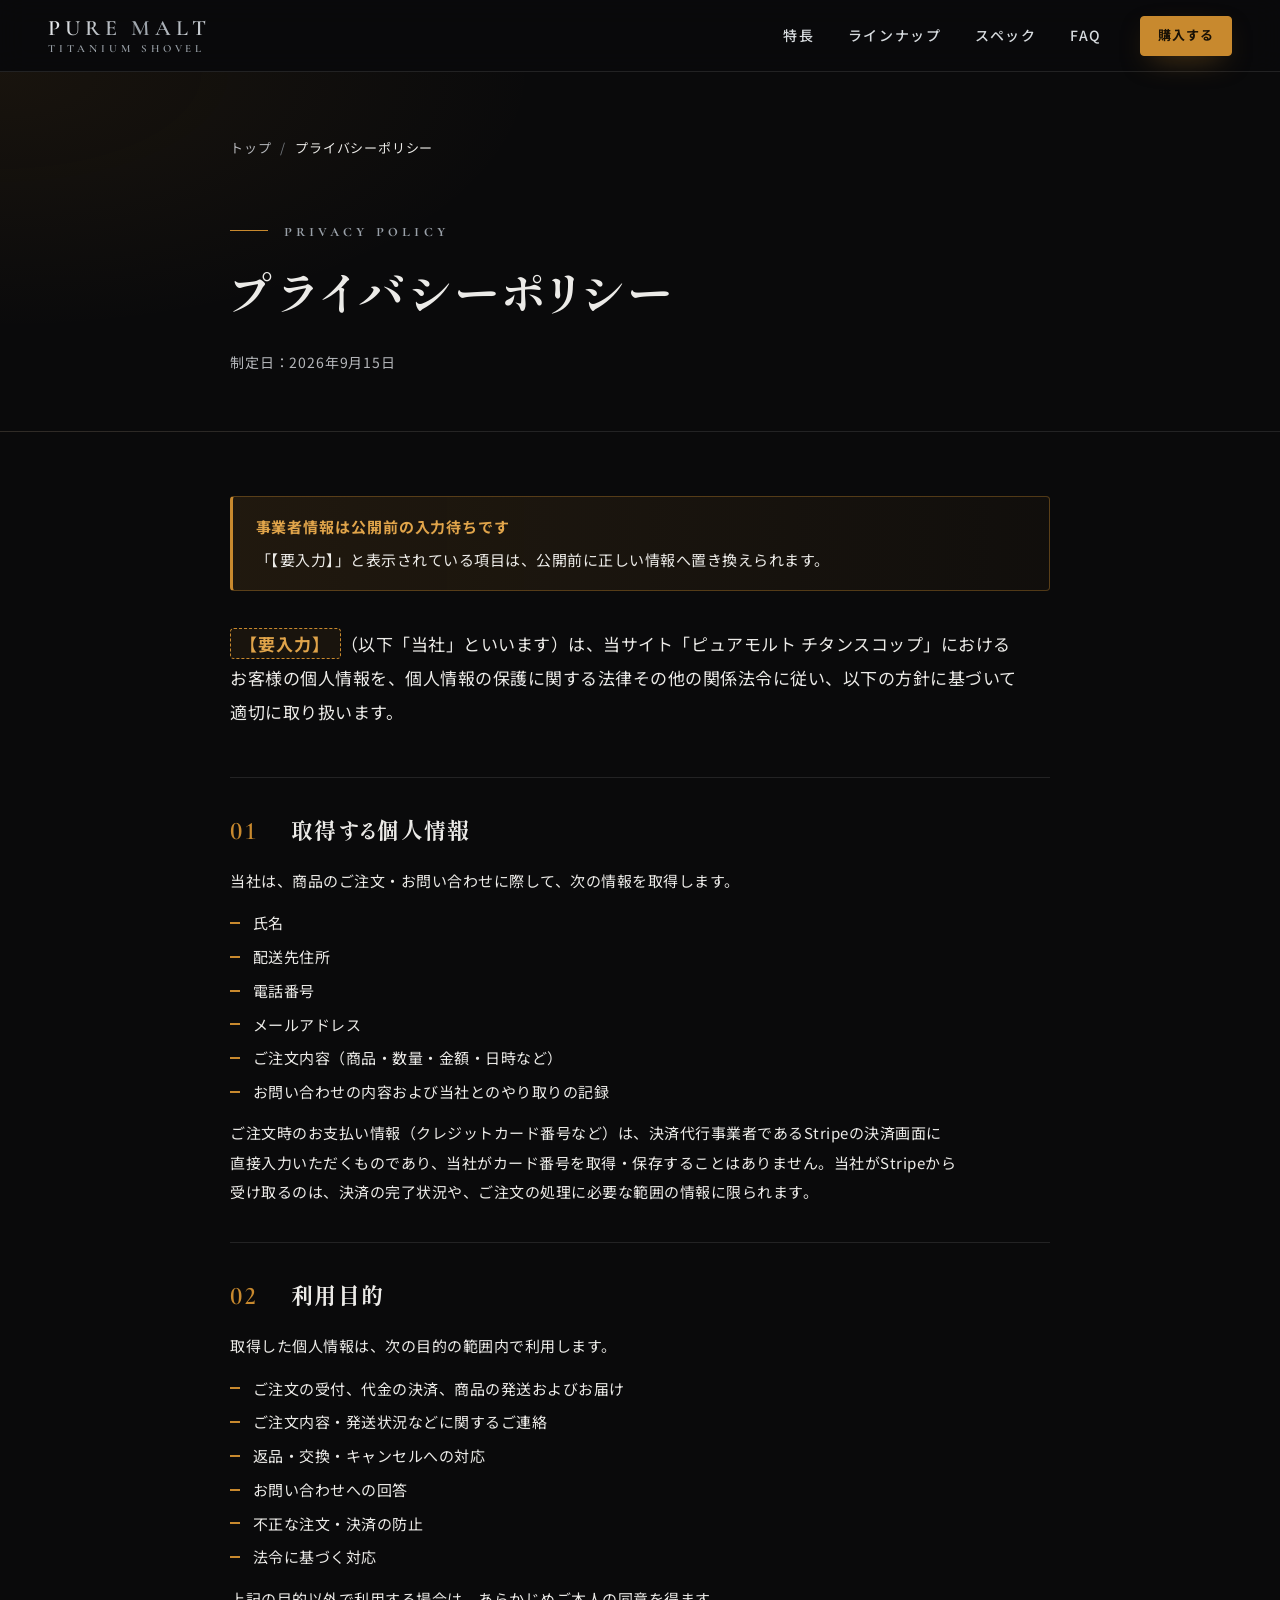
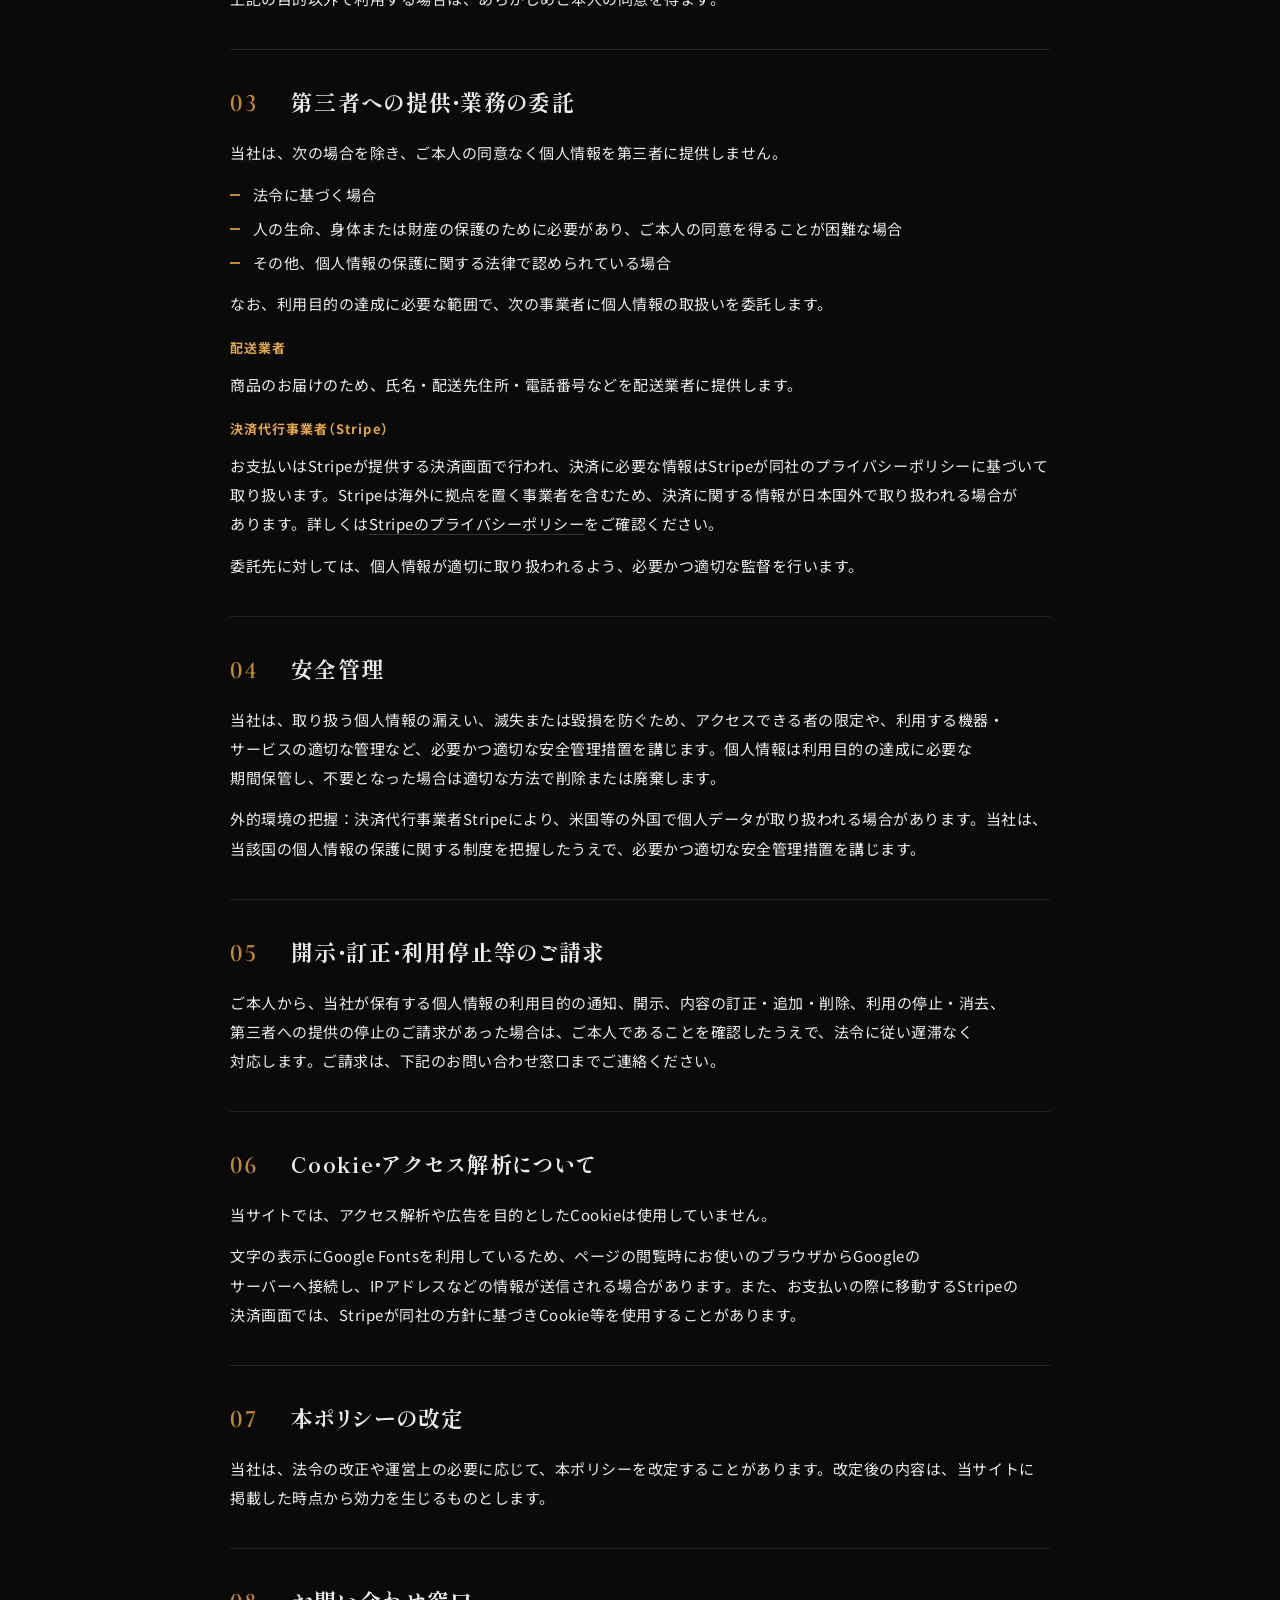
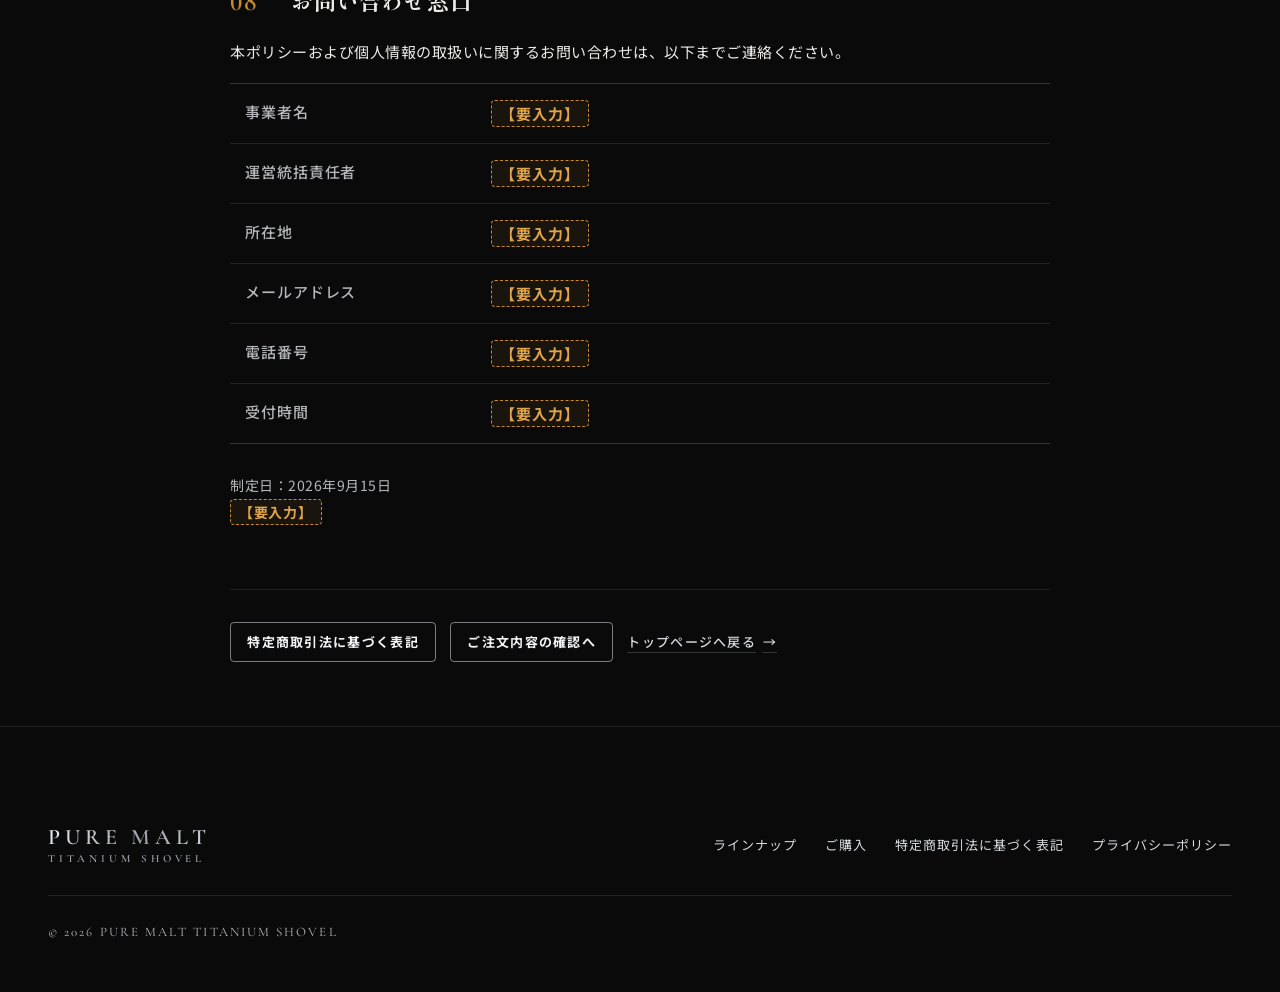
<file: privacy.html>
<!DOCTYPE html>
<html lang="ja">
<head>
<meta charset="utf-8">
<meta name="viewport" content="width=device-width, initial-scale=1">
<meta name="robots" content="noindex">
<title>プライバシーポリシー｜ピュアモルト チタンスコップ</title>
<meta name="description" content="ピュアモルト チタンスコップのプライバシーポリシーです。取得する個人情報、利用目的、配送業者・決済代行事業者（Stripe）への提供、安全管理、開示等のご請求、Cookieについてご案内します。">
<link rel="icon" href="assets/img/favicon.svg" type="image/svg+xml">
<link rel="preconnect" href="https://fonts.googleapis.com">
<link rel="preconnect" href="https://fonts.gstatic.com" crossorigin>
<link rel="stylesheet" href="https://fonts.googleapis.com/css2?family=Cormorant+Garamond:ital,wght@0,500;0,600;1,500&family=Noto+Sans+JP:wght@400;500;700&family=Shippori+Mincho:wght@600;700;800&display=swap">
<link rel="stylesheet" href="assets/css/style.css">
<link rel="stylesheet" href="assets/css/legal.css">
</head>
<body class="page-privacy">
<a class="skip-link" href="#main">本文へスキップ</a>
<header id="site-header" class="site-header"></header>
<main id="main">
  <div class="legal-head">
    <div class="container container--narrow">
      <nav class="breadcrumb" aria-label="パンくずリスト">
        <ol>
          <li><a href="index.html">トップ</a></li>
          <li><span aria-current="page">プライバシーポリシー</span></li>
        </ol>
      </nav>
      <p class="eyebrow legal-head__eyebrow" lang="en">Privacy Policy</p>
      <h1 class="display-2 legal-head__title">プライバシーポリシー</h1>
      <p class="legal-head__date">制定日：2026年9月15日</p>
    </div>
  </div>

  <section class="section section--tight" aria-label="プライバシーポリシー本文">
    <div class="container container--narrow">

      <div class="notice notice--info legal-notice" data-legal="placeholder-notice" hidden>
        <p class="notice__title">事業者情報は公開前の入力待ちです</p>
        <p>「【要入力】」と表示されている項目は、公開前に正しい情報へ置き換えられます。</p>
      </div>

      <div class="legal-doc">
        <p class="legal-intro"><span data-bind="seller.name" class="placeholder">【要入力】</span>（以下「当社」といいます）は、当サイト「ピュアモルト チタンスコップ」におけるお客様の個人情報を、個人情報の保護に関する法律その他の関係法令に従い、以下の方針に基づいて適切に取り扱います。</p>

        <section class="legal-sec" aria-labelledby="pp-collect">
          <h2 id="pp-collect">取得する個人情報</h2>
          <p>当社は、商品のご注文・お問い合わせに際して、次の情報を取得します。</p>
          <ul class="list-dot">
            <li>氏名</li>
            <li>配送先住所</li>
            <li>電話番号</li>
            <li>メールアドレス</li>
            <li>ご注文内容（商品・数量・金額・日時など）</li>
            <li>お問い合わせの内容および当社とのやり取りの記録</li>
          </ul>
          <p>ご注文時のお支払い情報（クレジットカード番号など）は、決済代行事業者であるStripeの決済画面に直接入力いただくものであり、当社がカード番号を取得・保存することはありません。当社がStripeから受け取るのは、決済の完了状況や、ご注文の処理に必要な範囲の情報に限られます。</p>
        </section>

        <section class="legal-sec" aria-labelledby="pp-purpose">
          <h2 id="pp-purpose">利用目的</h2>
          <p>取得した個人情報は、次の目的の範囲内で利用します。</p>
          <ul class="list-dot">
            <li>ご注文の受付、代金の決済、商品の発送およびお届け</li>
            <li>ご注文内容・発送状況などに関するご連絡</li>
            <li>返品・交換・キャンセルへの対応</li>
            <li>お問い合わせへの回答</li>
            <li>不正な注文・決済の防止</li>
            <li>法令に基づく対応</li>
          </ul>
          <p>上記の目的以外で利用する場合は、あらかじめご本人の同意を得ます。</p>
        </section>

        <section class="legal-sec" aria-labelledby="pp-third">
          <h2 id="pp-third">第三者への提供・業務の委託</h2>
          <p>当社は、次の場合を除き、ご本人の同意なく個人情報を第三者に提供しません。</p>
          <ul class="list-dot">
            <li>法令に基づく場合</li>
            <li>人の生命、身体または財産の保護のために必要があり、ご本人の同意を得ることが困難な場合</li>
            <li>その他、個人情報の保護に関する法律で認められている場合</li>
          </ul>
          <p>なお、利用目的の達成に必要な範囲で、次の事業者に個人情報の取扱いを委託します。</p>
          <h3>配送業者</h3>
          <p>商品のお届けのため、氏名・配送先住所・電話番号などを配送業者に提供します。</p>
          <h3>決済代行事業者（Stripe）</h3>
          <p>お支払いはStripeが提供する決済画面で行われ、決済に必要な情報はStripeが同社のプライバシーポリシーに基づいて取り扱います。Stripeは海外に拠点を置く事業者を含むため、決済に関する情報が日本国外で取り扱われる場合があります。詳しくは<a href="https://stripe.com/jp/privacy" target="_blank" rel="noopener noreferrer">Stripeのプライバシーポリシー<span class="sr-only">（外部サイト・新しいタブで開きます）</span></a>をご確認ください。</p>
          <p>委託先に対しては、個人情報が適切に取り扱われるよう、必要かつ適切な監督を行います。</p>
        </section>

        <section class="legal-sec" aria-labelledby="pp-security">
          <h2 id="pp-security">安全管理</h2>
          <p>当社は、取り扱う個人情報の漏えい、滅失または毀損を防ぐため、アクセスできる者の限定や、利用する機器・サービスの適切な管理など、必要かつ適切な安全管理措置を講じます。個人情報は利用目的の達成に必要な期間保管し、不要となった場合は適切な方法で削除または廃棄します。</p>
          <p>外的環境の把握：決済代行事業者Stripeにより、米国等の外国で個人データが取り扱われる場合があります。当社は、当該国の個人情報の保護に関する制度を把握したうえで、必要かつ適切な安全管理措置を講じます。</p>
        </section>

        <section class="legal-sec" aria-labelledby="pp-request">
          <h2 id="pp-request">開示・訂正・利用停止等のご請求</h2>
          <p>ご本人から、当社が保有する個人情報の利用目的の通知、開示、内容の訂正・追加・削除、利用の停止・消去、第三者への提供の停止のご請求があった場合は、ご本人であることを確認したうえで、法令に従い遅滞なく対応します。ご請求は、下記のお問い合わせ窓口までご連絡ください。</p>
        </section>

        <section class="legal-sec" aria-labelledby="pp-cookie">
          <h2 id="pp-cookie">Cookie・アクセス解析について</h2>
          <p>当サイトでは、アクセス解析や広告を目的としたCookieは使用していません。</p>
          <p>文字の表示にGoogle Fontsを利用しているため、ページの閲覧時にお使いのブラウザからGoogleのサーバーへ接続し、IPアドレスなどの情報が送信される場合があります。また、お支払いの際に移動するStripeの決済画面では、Stripeが同社の方針に基づきCookie等を使用することがあります。</p>
        </section>

        <section class="legal-sec" aria-labelledby="pp-change">
          <h2 id="pp-change">本ポリシーの改定</h2>
          <p>当社は、法令の改正や運営上の必要に応じて、本ポリシーを改定することがあります。改定後の内容は、当サイトに掲載した時点から効力を生じるものとします。</p>
        </section>

        <section class="legal-sec" aria-labelledby="pp-contact">
          <h2 id="pp-contact">お問い合わせ窓口</h2>
          <p>本ポリシーおよび個人情報の取扱いに関するお問い合わせは、以下までご連絡ください。</p>
          <div class="table-wrap legal-contact">
            <table class="spec-table legal-table">
              <tbody>
                <tr>
                  <th scope="row">事業者名</th>
                  <td><span data-bind="seller.name" class="placeholder">【要入力】</span></td>
                </tr>
                <tr>
                  <th scope="row">運営統括責任者</th>
                  <td><span data-bind="seller.representative" class="placeholder">【要入力】</span></td>
                </tr>
                <tr>
                  <th scope="row">所在地</th>
                  <td><span data-bind="seller.address" class="placeholder">【要入力】</span></td>
                </tr>
                <tr>
                  <th scope="row">メールアドレス</th>
                  <td><span data-bind="seller.email" data-legal="mail" class="placeholder">【要入力】</span></td>
                </tr>
                <tr>
                  <th scope="row">電話番号</th>
                  <td><span data-bind="seller.phone" class="placeholder">【要入力】</span></td>
                </tr>
                <tr>
                  <th scope="row">受付時間</th>
                  <td><span data-bind="seller.hours" class="placeholder">【要入力】</span></td>
                </tr>
              </tbody>
            </table>
          </div>
        </section>

        <p class="legal-sign">制定日：2026年9月15日<br><span data-bind="seller.name" class="placeholder">【要入力】</span></p>
      </div>

      <nav class="legal-links" aria-label="関連ページ">
        <ul class="actions">
          <li><a class="btn btn--ghost btn--sm" href="tokushoho.html">特定商取引法に基づく表記</a></li>
          <li><a class="btn btn--ghost btn--sm" href="purchase.html">ご注文内容の確認へ</a></li>
          <li><a class="link-arrow" href="index.html">トップページへ戻る<span class="btn__arrow" aria-hidden="true">→</span></a></li>
        </ul>
      </nav>
    </div>
  </section>
</main>
<footer id="site-footer" class="site-footer"></footer>
<script src="assets/js/config.js"></script>
<script src="assets/js/main.js"></script>
<script src="assets/js/legal.js"></script>
</body>
</html>
</file>
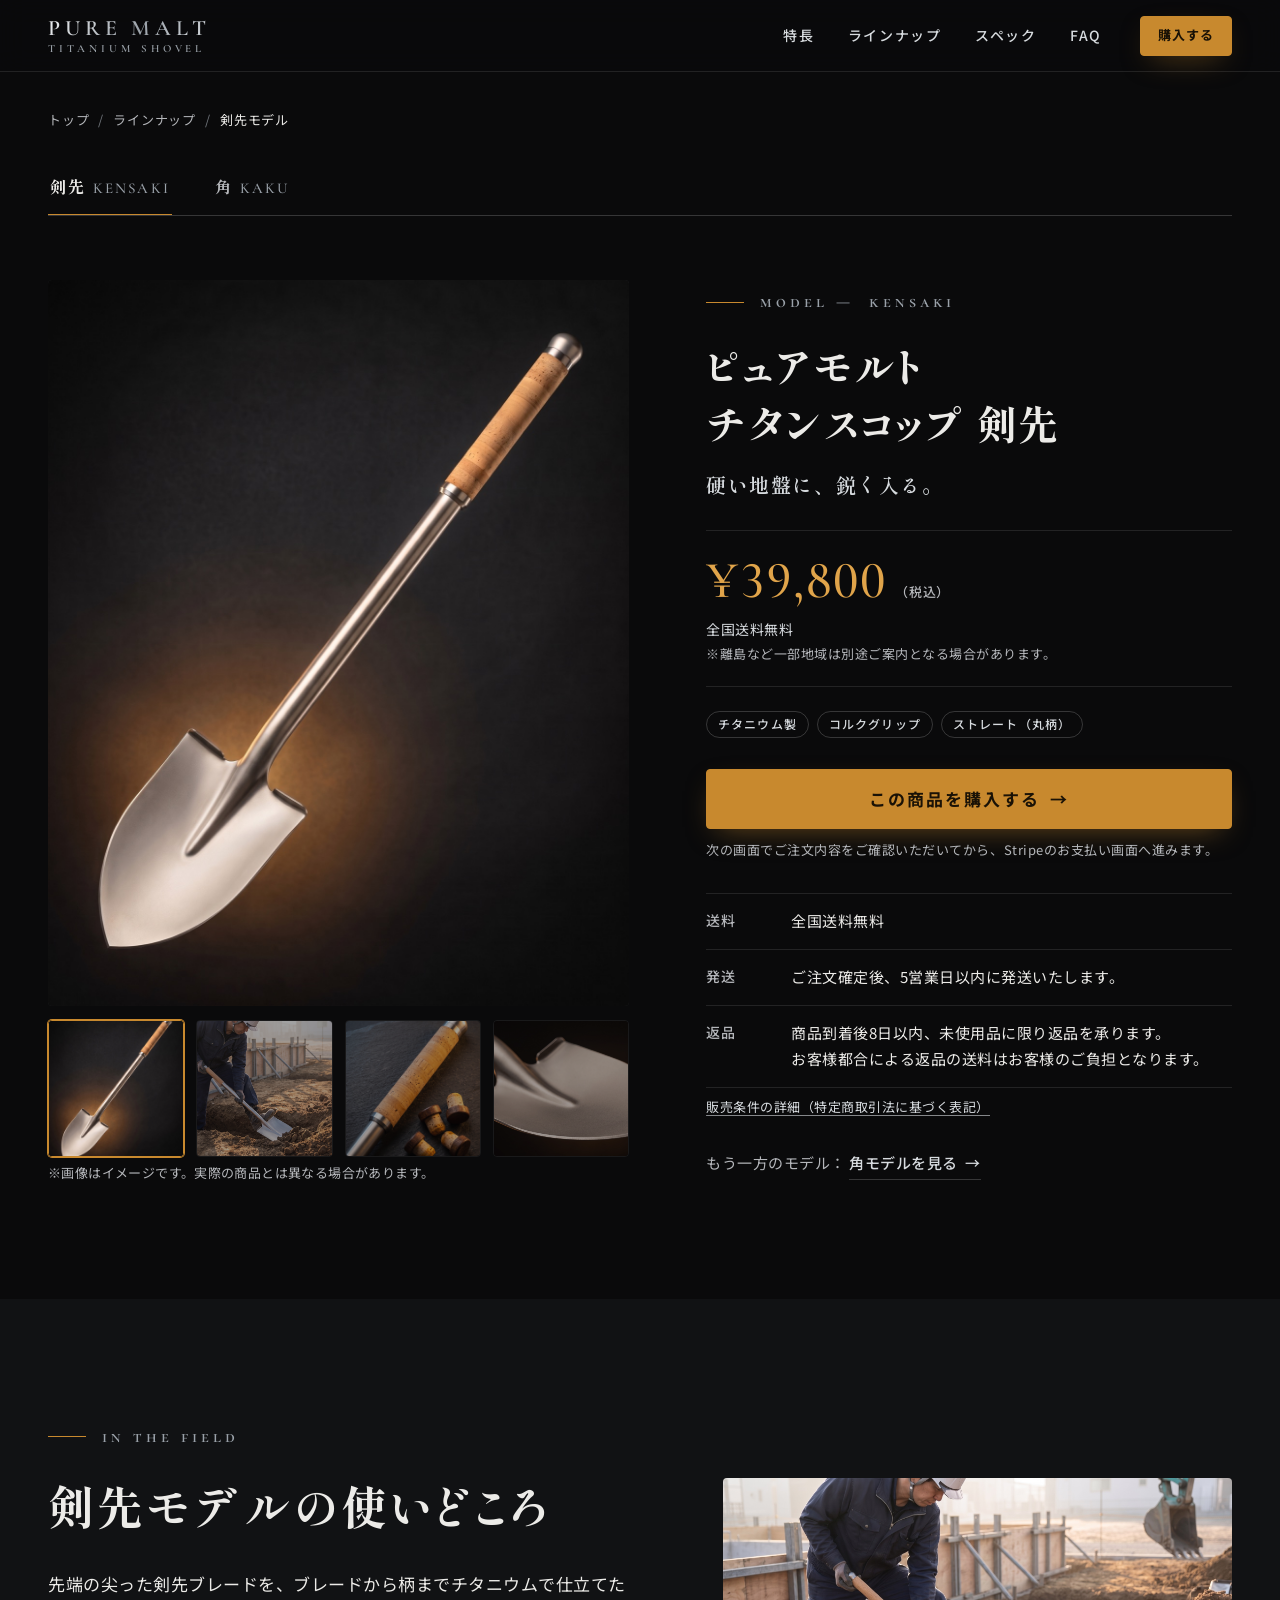
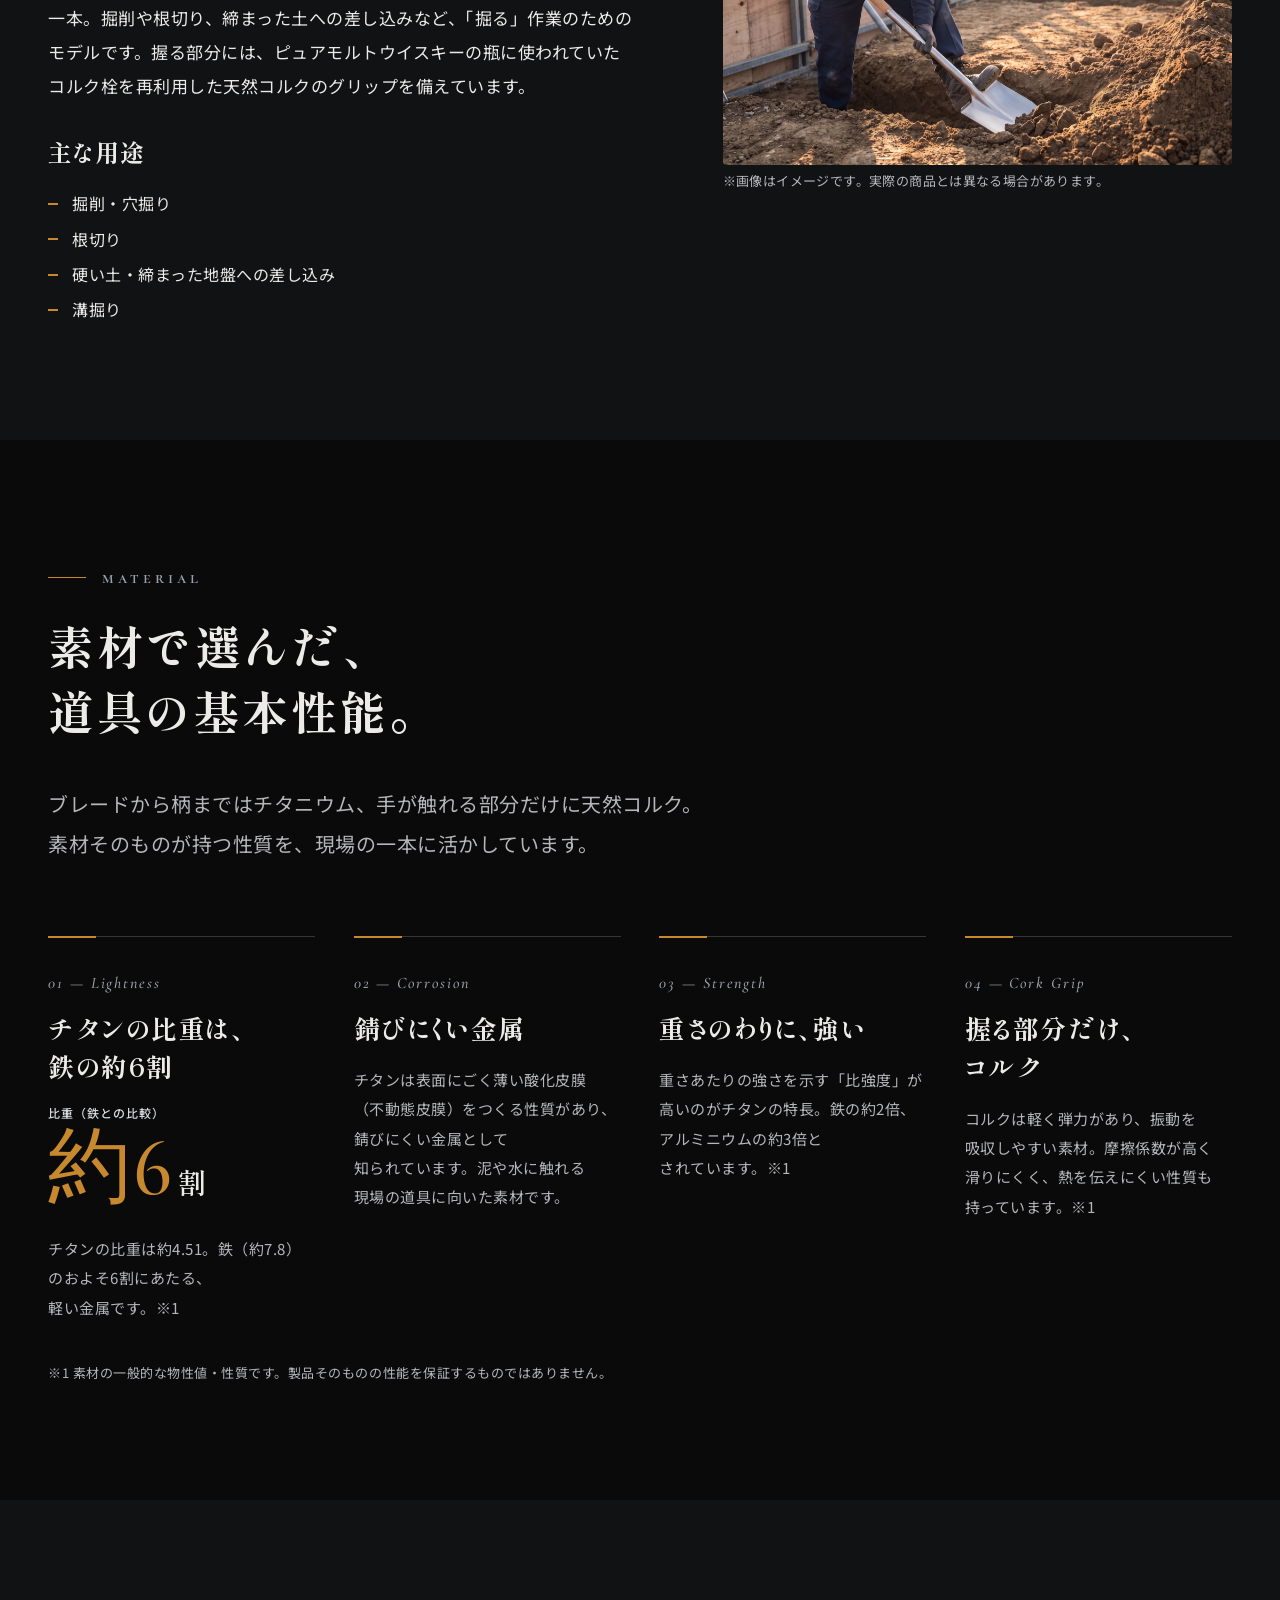
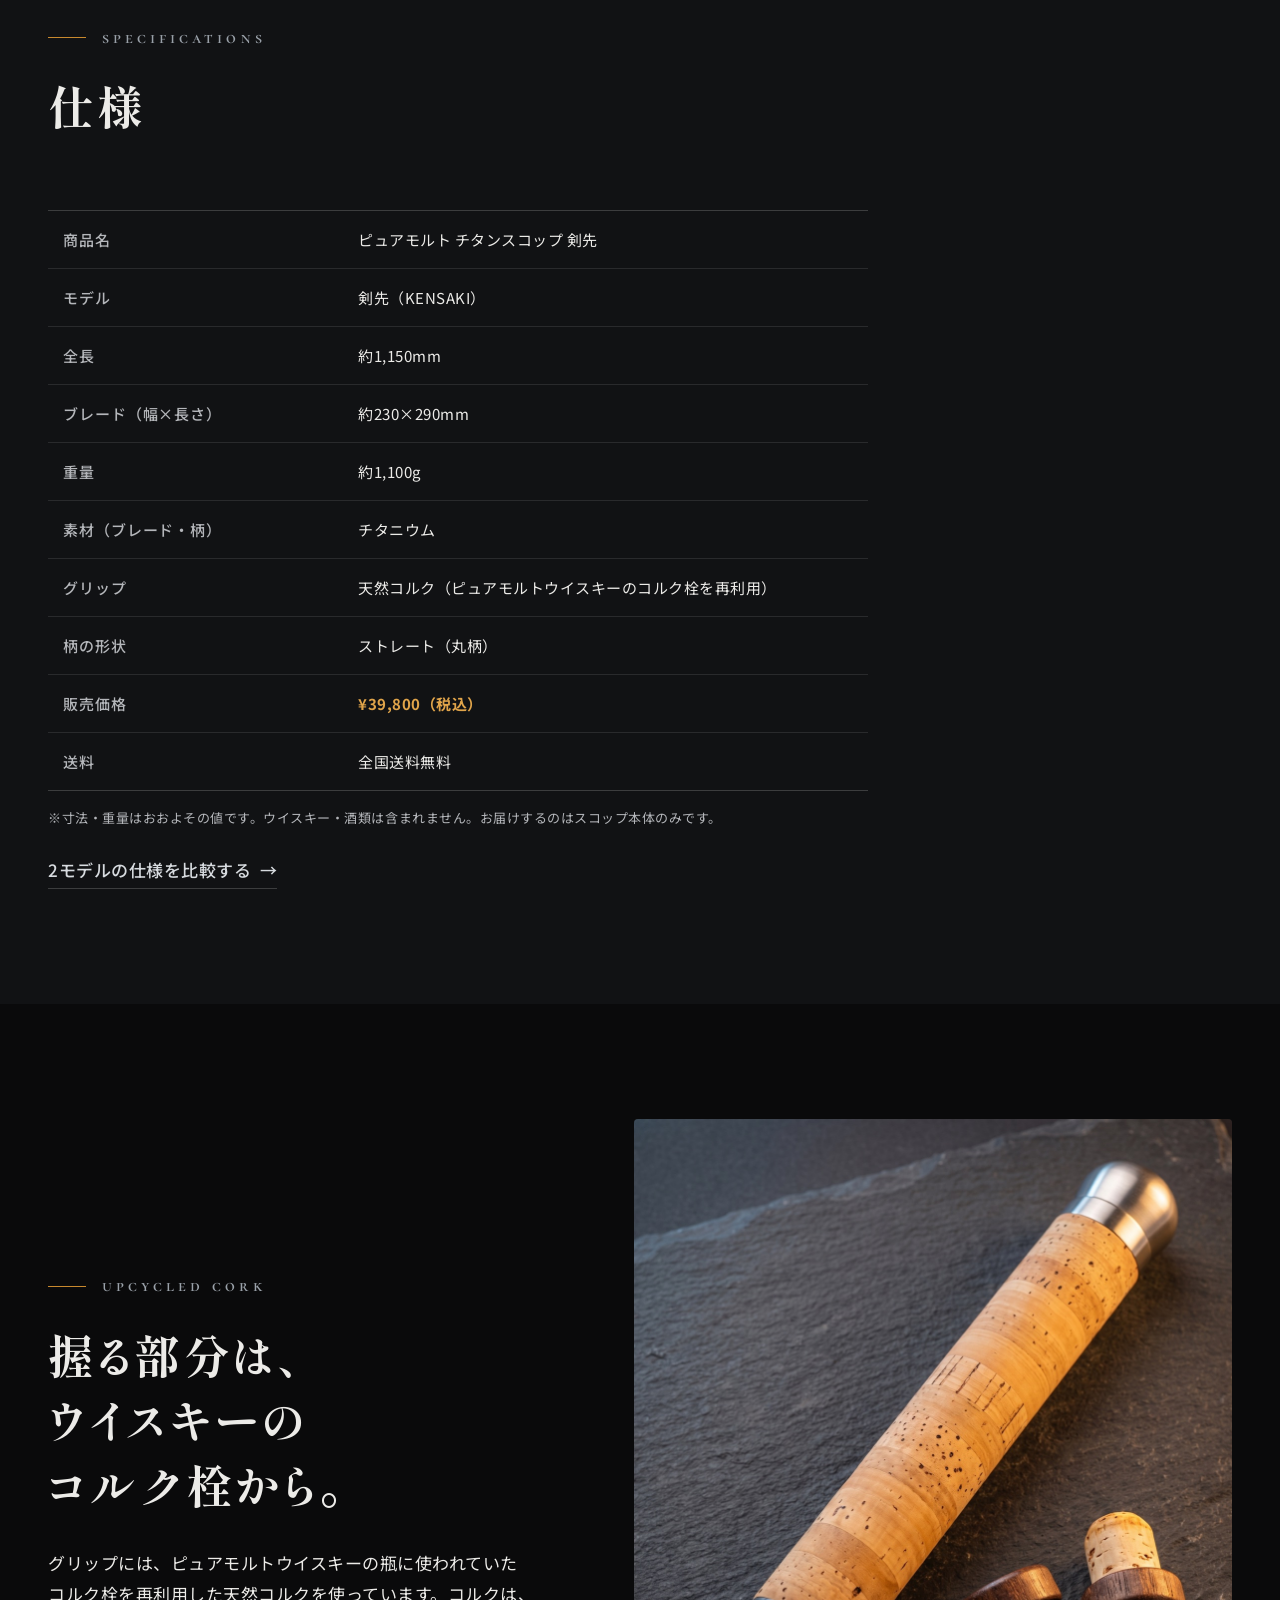
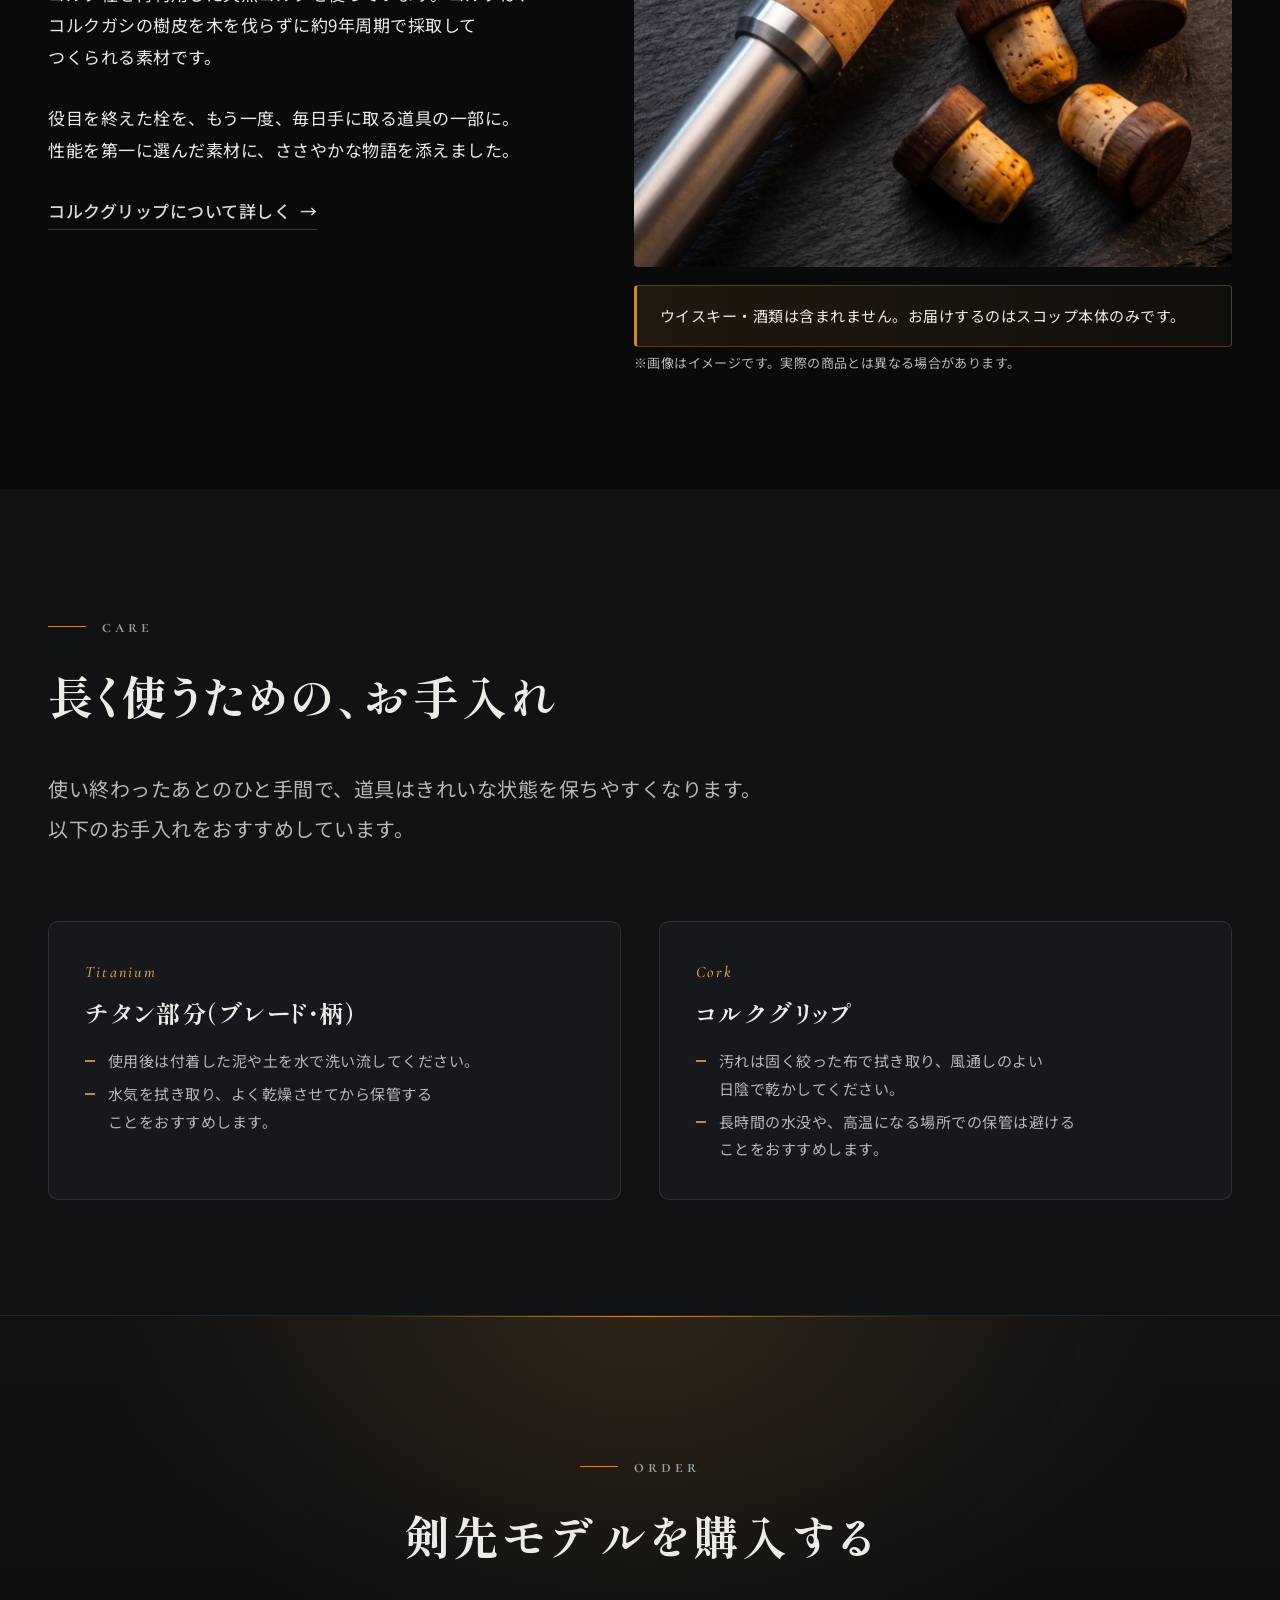
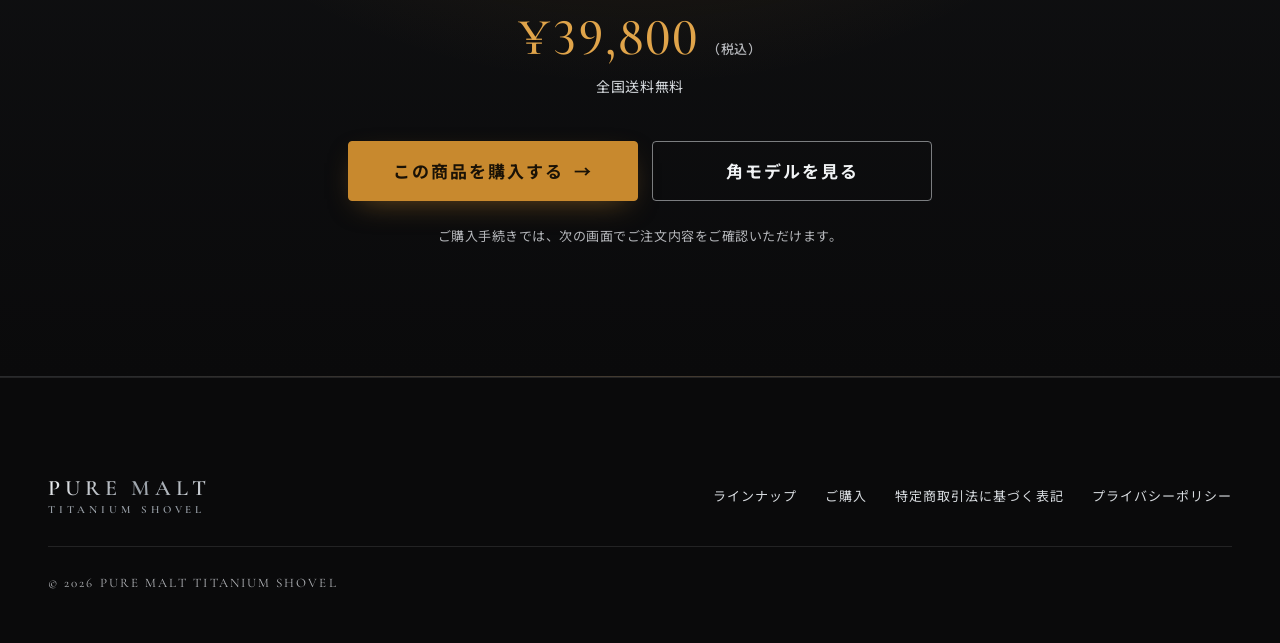
<file: product.html>
<!DOCTYPE html>
<html lang="ja">
<head>
<meta charset="utf-8">
<meta name="viewport" content="width=device-width, initial-scale=1">
<meta name="robots" content="noindex">
<title>商品詳細（剣先）｜ピュアモルト チタンスコップ</title>
<meta name="description" content="ブレードから柄までチタニウム、握る部分にはピュアモルトウイスキーのコルク栓を再利用した天然コルク。剣先・角の2モデルの価格・スペック・お手入れ方法をご案内します。">
<link rel="icon" href="assets/img/favicon.svg" type="image/svg+xml">
<link rel="preconnect" href="https://fonts.googleapis.com">
<link rel="preconnect" href="https://fonts.gstatic.com" crossorigin>
<link rel="stylesheet" href="https://fonts.googleapis.com/css2?family=Cormorant+Garamond:ital,wght@0,500;0,600;1,500&family=Noto+Sans+JP:wght@400;500;700&family=Shippori+Mincho:wght@600;700;800&display=swap">
<link rel="stylesheet" href="assets/css/style.css">
<link rel="stylesheet" href="assets/css/product.css">
</head>
<body class="page-product has-sticky-cta">
<a class="skip-link" href="#main">本文へスキップ</a>
<header id="site-header" class="site-header"></header>
<main id="main">

  <!-- ===== Breadcrumb + variant tabs ===== -->
  <div class="pd-top">
    <div class="container">
      <nav class="breadcrumb" aria-label="パンくずリスト">
        <ol>
          <li><a href="index.html">トップ</a></li>
          <li><a href="index.html#lineup">ラインナップ</a></li>
          <li><span aria-current="page"><span data-pfield="variantLabel">剣先</span>モデル</span></li>
        </ol>
      </nav>

      <div class="tabs pd-tabs" role="tablist" aria-label="モデルを選ぶ">
        <button class="tab" type="button" role="tab" id="tab-kensaki" data-model="kensaki" aria-selected="true" aria-controls="pd-panel" tabindex="0">
          <span data-bind="products.kensaki.variantLabel">剣先</span><span class="latin" data-bind="products.kensaki.variantEn">KENSAKI</span>
        </button>
        <button class="tab" type="button" role="tab" id="tab-kaku" data-model="kaku" aria-selected="false" aria-controls="pd-panel" tabindex="-1">
          <span data-bind="products.kaku.variantLabel">角</span><span class="latin" data-bind="products.kaku.variantEn">KAKU</span>
        </button>
      </div>
    </div>
  </div>

  <div id="pd-panel" role="tabpanel" aria-labelledby="tab-kensaki" data-model="kensaki">

    <!-- ===== Gallery + purchase info ===== -->
    <section class="pd-hero" aria-labelledby="pd-name">
      <div class="container pd-hero__grid">

        <div class="pd-gallery">
          <div class="frame frame--4x5 pd-gallery__main" data-ratio="4x5">
            <img id="pd-main-img" src="assets/img/kensaki-studio.jpg" width="1208" height="1500" alt="ピュアモルト チタンスコップ 剣先 の製品イメージ" decoding="async">
          </div>
          <div class="pd-thumbs" role="group" aria-label="画像を切り替える">
            <button class="pd-thumb" type="button" data-index="0" aria-pressed="true">
              <span class="frame frame--1x1"><img src="assets/img/kensaki-studio.jpg" width="1208" height="1500" alt="" decoding="async"></span>
              <span class="sr-only" data-thumb-label>製品全体</span>
            </button>
            <button class="pd-thumb" type="button" data-index="1" aria-pressed="false">
              <span class="frame frame--1x1"><img src="assets/img/scene-kensaki.jpg" width="1920" height="1071" alt="" decoding="async"></span>
              <span class="sr-only" data-thumb-label>使用シーン</span>
            </button>
            <button class="pd-thumb" type="button" data-index="2" aria-pressed="false">
              <span class="frame frame--1x1"><img src="assets/img/grip-cork.jpg" width="1208" height="1500" alt="" decoding="async"></span>
              <span class="sr-only" data-thumb-label>コルクグリップ</span>
            </button>
            <button class="pd-thumb" type="button" data-index="3" aria-pressed="false">
              <span class="frame frame--1x1"><img src="assets/img/titanium-detail.jpg" width="1920" height="1071" alt="" decoding="async"></span>
              <span class="sr-only" data-thumb-label>チタンブレード</span>
            </button>
          </div>
          <p class="img-note">※画像はイメージです。実際の商品とは異なる場合があります。</p>
        </div>

        <div class="pd-info">
          <p class="eyebrow"><span lang="en">Model — </span><span lang="en" data-pfield="variantEn">KENSAKI</span></p>
          <h1 class="pd-info__title" id="pd-name" data-pfield="name">ピュアモルト チタンスコップ 剣先</h1>
          <p class="pd-info__catch" data-pfield="catch">硬い地盤に、鋭く入る。</p>

          <div class="price price--amber pd-info__price">
            <span class="price__amount" data-pprice>¥39,800</span><span class="price__tax">（税込）</span>
            <span class="price__ship"><span data-bind="shipping.label">全国送料無料</span><span class="pd-ship-note" data-bind="shipping.note">※離島など一部地域は別途ご案内となる場合があります。</span></span>
          </div>

          <ul class="pd-badges" aria-label="主な仕様">
            <li class="badge">チタニウム製</li>
            <li class="badge">コルクグリップ</li>
            <li class="badge">ストレート（丸柄）</li>
          </ul>

          <div class="pd-info__actions">
            <a class="btn btn--primary btn--lg btn--block" href="purchase.html?model=kensaki" data-plink="purchase">この商品を購入する<span class="btn__arrow" aria-hidden="true">→</span></a>
            <p class="footnote">次の画面でご注文内容をご確認いただいてから、Stripeのお支払い画面へ進みます。</p>
          </div>

          <dl class="pd-terms">
            <div><dt>送料</dt><dd data-bind="shipping.label">全国送料無料</dd></div>
            <div><dt>発送</dt><dd data-bind="policies.deliveryTiming">ご注文確定後、5営業日以内に発送いたします。</dd></div>
            <div><dt>返品</dt><dd data-bind="policies.returns">商品到着後8日以内、未使用品に限り返品を承ります。お客様都合による返品の送料はお客様のご負担となります。</dd></div>
          </dl>
          <p class="footnote mt-1"><a href="tokushoho.html">販売条件の詳細（特定商取引法に基づく表記）</a></p>

          <p class="pd-other">
            もう一方のモデル：
            <a class="link-arrow" href="product.html?model=kaku" data-pother-link><span><span data-pother="variantLabel">角</span>モデルを見る</span><span class="btn__arrow" aria-hidden="true">→</span></a>
          </p>
        </div>

      </div>
    </section>

    <!-- ===== Description + uses ===== -->
    <section class="section section--alt" aria-labelledby="pd-use-title">
      <div class="container split pd-use">
        <div class="stack stack--lg">
          <div>
            <p class="eyebrow" lang="en">In the Field</p>
            <h2 class="display-2" id="pd-use-title"><span data-pfield="variantLabel">剣先</span>モデルの使いどころ</h2>
          </div>
          <p class="pd-desc" data-pfield="description">先端の尖った剣先ブレードを、ブレードから柄までチタニウムで仕立てた一本。掘削や根切り、締まった土への差し込みなど、「掘る」作業のためのモデルです。握る部分には、ピュアモルトウイスキーの瓶に使われていたコルク栓を再利用した天然コルクのグリップを備えています。</p>
          <div>
            <h3 class="h3 pd-subhead">主な用途</h3>
            <ul class="list-dot pd-uses" id="pd-uses">
              <li>掘削・穴掘り</li>
              <li>根切り</li>
              <li>硬い土・締まった地盤への差し込み</li>
              <li>溝掘り</li>
            </ul>
          </div>
        </div>
        <figure class="pd-figure">
          <div class="frame frame--16x9">
            <img id="pd-scene-img" src="assets/img/scene-kensaki.jpg" width="1920" height="1071" alt="剣先モデルで溝を掘る作業のイメージ" loading="lazy" decoding="async">
          </div>
          <figcaption class="img-note">※画像はイメージです。実際の商品とは異なる場合があります。</figcaption>
        </figure>
      </div>
    </section>

    <!-- ===== Key features (material level) ===== -->
    <section class="section" aria-labelledby="pd-feat-title">
      <div class="container">
        <div class="section__head">
          <p class="eyebrow" lang="en">Material</p>
          <h2 class="display-2" id="pd-feat-title">素材で選んだ、<br>道具の基本性能。</h2>
          <p class="lead muted">ブレードから柄まではチタニウム、手が触れる部分だけに天然コルク。素材そのものが持つ性質を、現場の一本に活かしています。</p>
        </div>
        <div class="grid grid--4">
          <article class="feature">
            <span class="feature__num" lang="en" aria-hidden="true">01 — Lightness</span>
            <h3 class="feature__title">チタンの比重は、<br>鉄の約6割</h3>
            <p class="num" aria-hidden="true"><span class="num__label">比重（鉄との比較）</span>約6<small>割</small></p>
            <p class="feature__text">チタンの比重は約4.51。鉄（約7.8）のおよそ6割にあたる、軽い金属です。※1</p>
          </article>
          <article class="feature">
            <span class="feature__num" lang="en" aria-hidden="true">02 — Corrosion</span>
            <h3 class="feature__title">錆びにくい金属</h3>
            <p class="feature__text">チタンは表面にごく薄い酸化皮膜（不動態皮膜）をつくる性質があり、錆びにくい金属として知られています。泥や水に触れる現場の道具に向いた素材です。</p>
          </article>
          <article class="feature">
            <span class="feature__num" lang="en" aria-hidden="true">03 — Strength</span>
            <h3 class="feature__title">重さのわりに、強い</h3>
            <p class="feature__text">重さあたりの強さを示す「比強度」が高いのがチタンの特長。鉄の約2倍、アルミニウムの約3倍とされています。※1</p>
          </article>
          <article class="feature">
            <span class="feature__num" lang="en" aria-hidden="true">04 — Cork Grip</span>
            <h3 class="feature__title">握る部分だけ、<br>コルク</h3>
            <p class="feature__text">コルクは軽く弾力があり、振動を吸収しやすい素材。摩擦係数が高く滑りにくく、熱を伝えにくい性質も持っています。※1</p>
          </article>
        </div>
        <p class="footnote mt-4">※1 素材の一般的な物性値・性質です。製品そのものの性能を保証するものではありません。</p>
      </div>
    </section>

    <!-- ===== Spec table ===== -->
    <section class="section section--alt" id="pd-spec" aria-labelledby="pd-spec-title">
      <div class="container">
        <div class="section__head">
          <p class="eyebrow" lang="en">Specifications</p>
          <h2 class="display-2" id="pd-spec-title">仕様</h2>
        </div>
        <div class="table-wrap">
          <table class="spec-table">
            <caption class="sr-only"><span data-pfield="name">ピュアモルト チタンスコップ 剣先</span>の仕様</caption>
            <tbody id="pd-spec-body">
              <tr><th scope="row">商品名</th><td>ピュアモルト チタンスコップ 剣先</td></tr>
              <tr><th scope="row">モデル</th><td>剣先（KENSAKI）</td></tr>
              <tr><th scope="row">全長</th><td>約1,150mm</td></tr>
              <tr><th scope="row">ブレード（幅×長さ）</th><td>約230×290mm</td></tr>
              <tr><th scope="row">重量</th><td>約1,100g</td></tr>
              <tr><th scope="row">素材（ブレード・柄）</th><td>チタニウム</td></tr>
              <tr><th scope="row">グリップ</th><td>天然コルク（ピュアモルトウイスキーのコルク栓を再利用）</td></tr>
              <tr><th scope="row">柄の形状</th><td>ストレート（丸柄）</td></tr>
              <tr><th scope="row">販売価格</th><td class="is-amber">¥39,800（税込）</td></tr>
              <tr><th scope="row">送料</th><td>全国送料無料</td></tr>
            </tbody>
          </table>
        </div>
        <p class="footnote mt-2">※寸法・重量はおおよその値です。ウイスキー・酒類は含まれません。お届けするのはスコップ本体のみです。</p>
        <p class="mt-3"><a class="link-arrow" href="index.html#spec">2モデルの仕様を比較する<span class="btn__arrow" aria-hidden="true">→</span></a></p>
      </div>
    </section>

    <!-- ===== Cork story ===== -->
    <section class="section" aria-labelledby="pd-cork-title">
      <div class="container split split--reverse">
        <figure class="pd-figure pd-figure--cork">
          <div class="frame frame--4x5">
            <img src="assets/img/grip-cork.jpg" width="1208" height="1500" alt="コルクグリップと、再利用するウイスキーのコルク栓のイメージ" loading="lazy" decoding="async">
          </div>
          <figcaption>
            <p class="notice notice--info pd-cork-notice">ウイスキー・酒類は含まれません。お届けするのはスコップ本体のみです。</p>
            <span class="img-note">※画像はイメージです。実際の商品とは異なる場合があります。</span>
          </figcaption>
        </figure>
        <div class="stack stack--lg">
          <div>
            <p class="eyebrow" lang="en">Upcycled Cork</p>
            <h2 class="display-2" id="pd-cork-title">握る部分は、<br>ウイスキーの<span class="nobr">コルク栓から。</span></h2>
          </div>
          <p>グリップには、ピュアモルトウイスキーの瓶に使われていたコルク栓を再利用した天然コルクを使っています。コルクは、コルクガシの樹皮を木を伐らずに約9年周期で採取してつくられる素材です。</p>
          <p>役目を終えた栓を、もう一度、毎日手に取る道具の一部に。性能を第一に選んだ素材に、ささやかな物語を添えました。</p>
          <p><a class="link-arrow" href="index.html#cork">コルクグリップについて詳しく<span class="btn__arrow" aria-hidden="true">→</span></a></p>
        </div>
      </div>
    </section>

    <!-- ===== Care ===== -->
    <section class="section section--alt" aria-labelledby="pd-care-title">
      <div class="container">
        <div class="section__head">
          <p class="eyebrow" lang="en">Care</p>
          <h2 class="display-2" id="pd-care-title">長く使うための、お手入れ</h2>
          <p class="lead muted">使い終わったあとのひと手間で、道具はきれいな状態を保ちやすくなります。以下のお手入れをおすすめしています。</p>
        </div>
        <div class="grid grid--2">
          <article class="card pd-care">
            <p class="pd-care__label latin">Titanium</p>
            <h3 class="h3">チタン部分（ブレード・柄）</h3>
            <ul class="list-dot mt-2">
              <li>使用後は付着した泥や土を水で洗い流してください。</li>
              <li>水気を拭き取り、よく乾燥させてから保管することをおすすめします。</li>
            </ul>
          </article>
          <article class="card pd-care">
            <p class="pd-care__label latin">Cork</p>
            <h3 class="h3">コルクグリップ</h3>
            <ul class="list-dot mt-2">
              <li>汚れは固く絞った布で拭き取り、風通しのよい日陰で乾かしてください。</li>
              <li>長時間の水没や、高温になる場所での保管は避けることをおすすめします。</li>
            </ul>
          </article>
        </div>
      </div>
    </section>

    <!-- ===== Closing CTA ===== -->
    <section class="cta-band" aria-labelledby="pd-cta-title">
      <div class="container">
        <p class="eyebrow" lang="en">Order</p>
        <h2 class="display-2" id="pd-cta-title"><span data-pfield="variantLabel">剣先</span>モデルを購入する</h2>
        <div class="price price--amber pd-cta-price">
          <span class="price__amount" data-pprice>¥39,800</span><span class="price__tax">（税込）</span>
          <span class="price__ship" data-bind="shipping.label">全国送料無料</span>
        </div>
        <div class="cta-band__actions">
          <a class="btn btn--primary btn--lg" href="purchase.html?model=kensaki" data-plink="purchase">この商品を購入する<span class="btn__arrow" aria-hidden="true">→</span></a>
          <a class="btn btn--ghost btn--lg" href="product.html?model=kaku" data-pother-link><span><span data-pother="variantLabel">角</span>モデルを見る</span></a>
        </div>
        <p class="footnote mt-3">ご購入手続きでは、次の画面でご注文内容をご確認いただけます。</p>
      </div>
    </section>

  </div><!-- /#pd-panel -->

  <!-- ===== Sticky CTA (mobile) ===== -->
  <div class="sticky-cta" id="pd-sticky">
    <div class="sticky-cta__info">
      <span class="sticky-cta__label"><span data-pfield="variantLabel">剣先</span>モデル・<span data-bind="shipping.label">全国送料無料</span></span>
      <span class="sticky-cta__price"><span data-pprice>¥39,800</span><small>（税込）</small></span>
    </div>
    <a class="btn btn--primary" href="purchase.html?model=kensaki" data-plink="purchase">購入する</a>
  </div>

</main>
<footer id="site-footer" class="site-footer"></footer>
<script src="assets/js/config.js"></script>
<script src="assets/js/main.js"></script>
<script src="assets/js/product.js"></script>
</body>
</html>
</file>
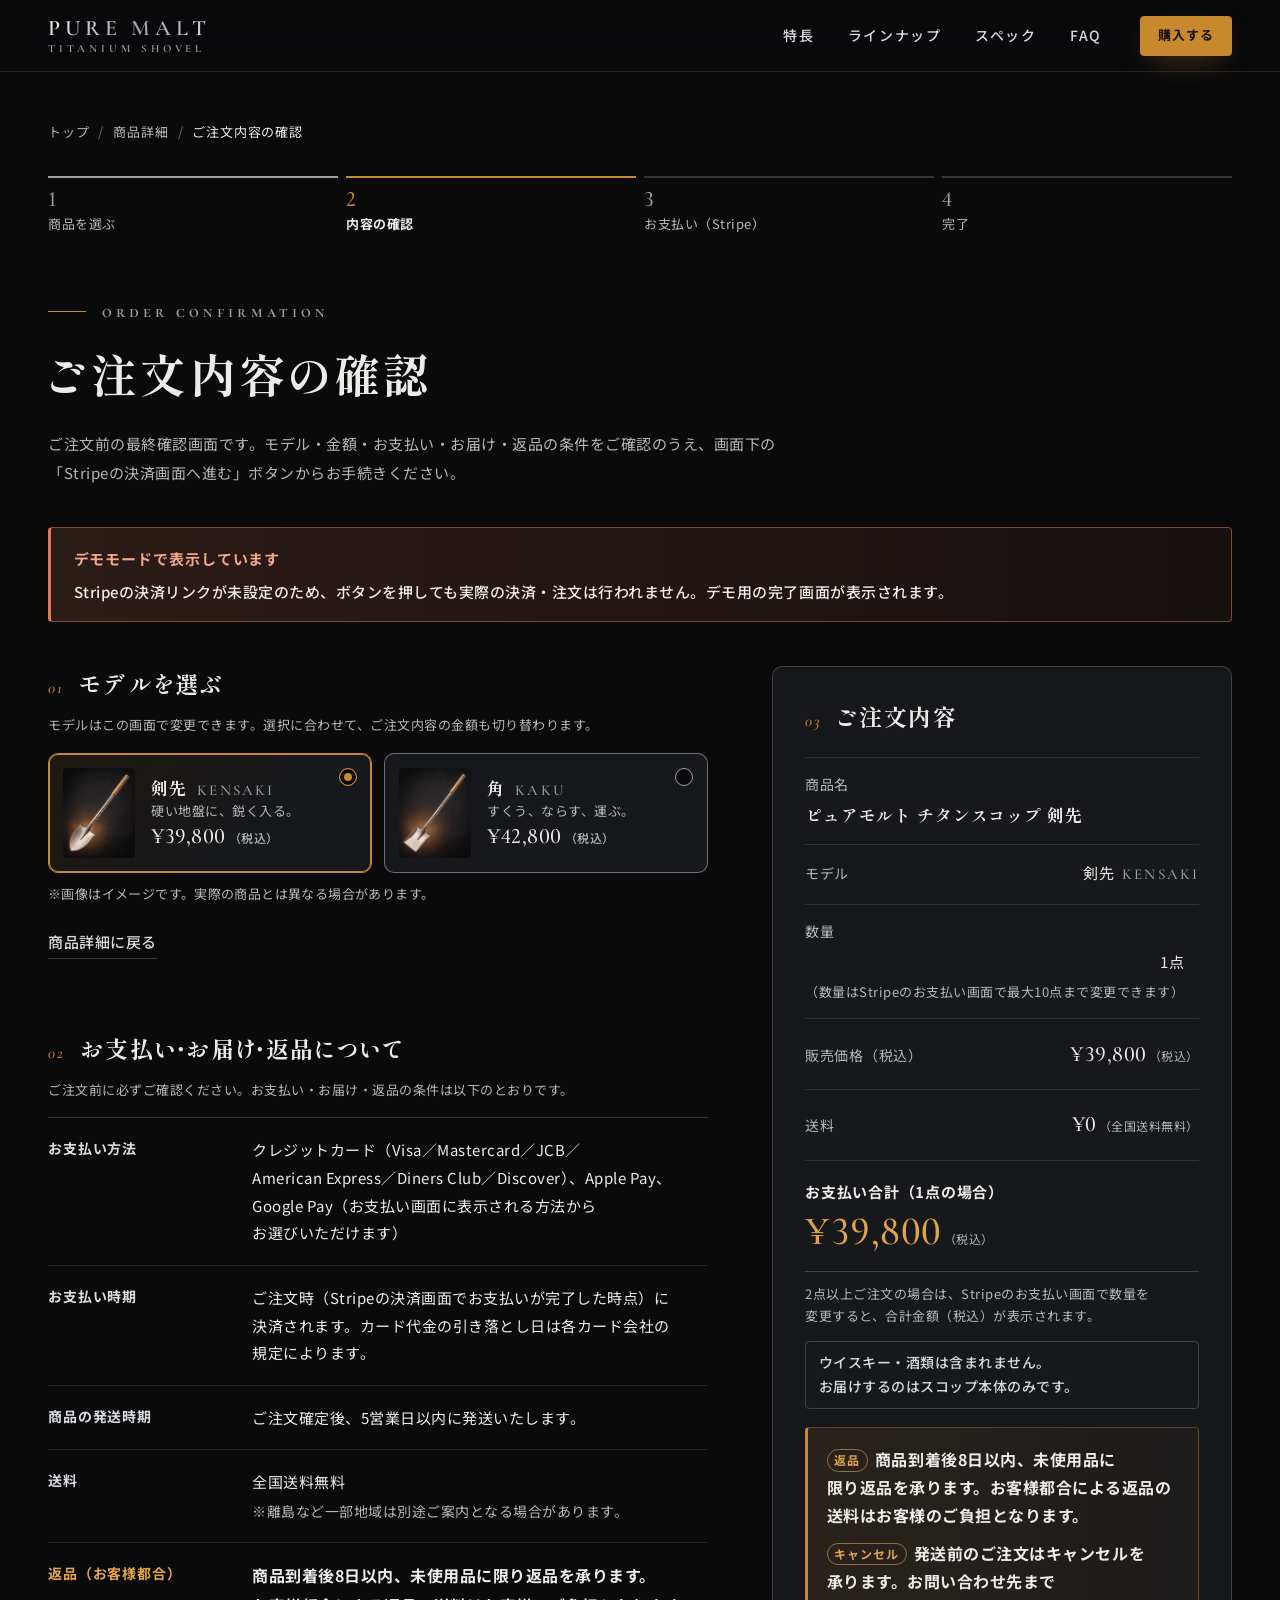
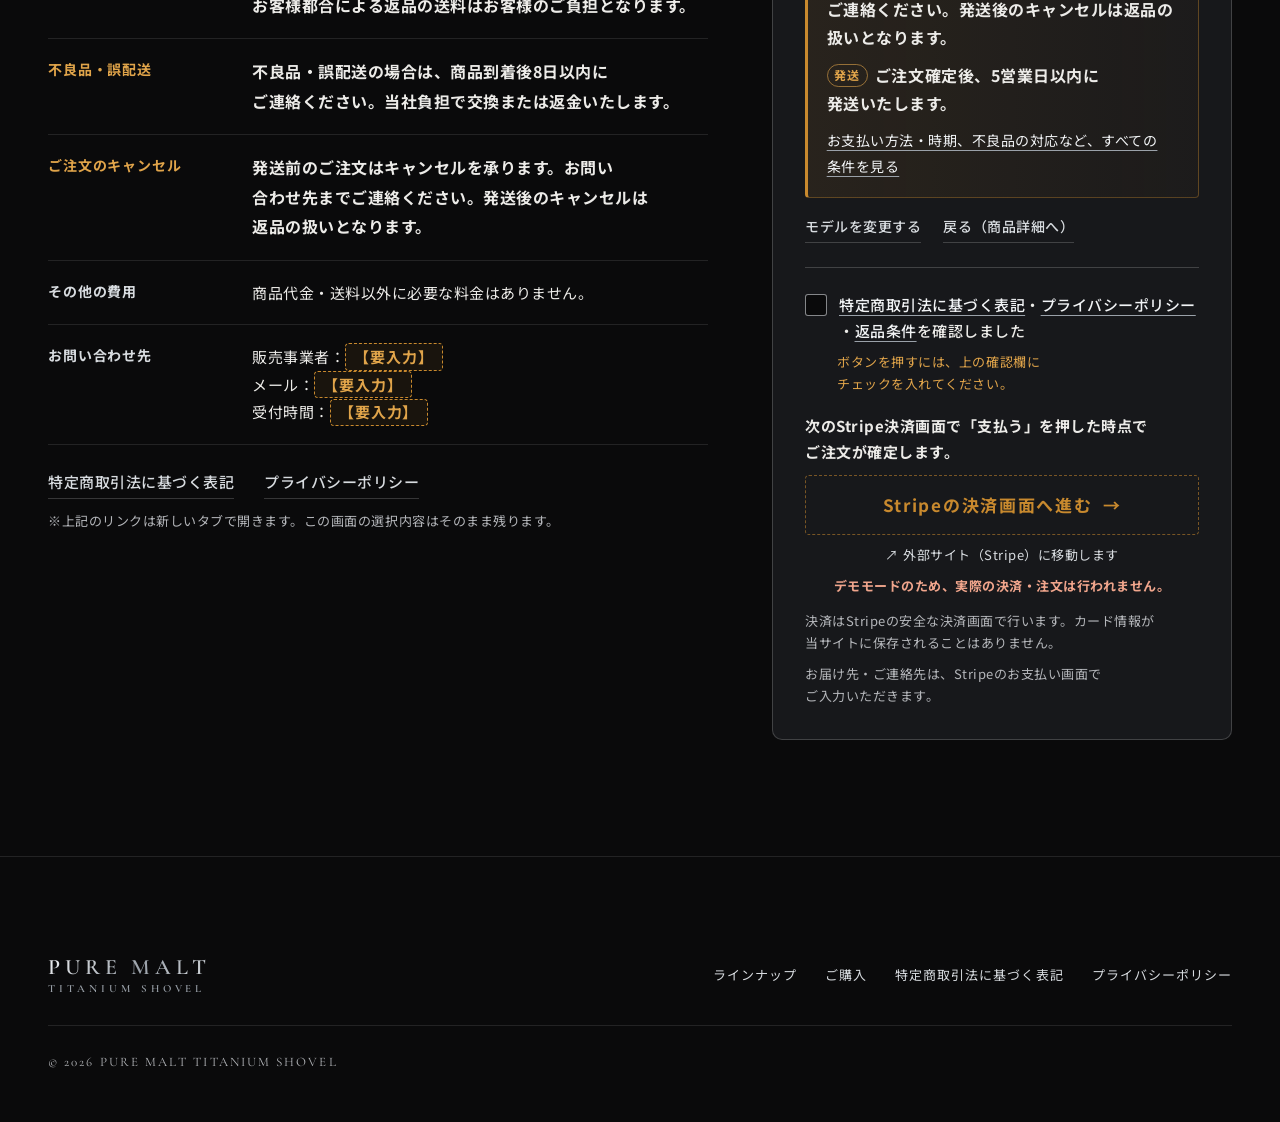
<file: purchase.html>
<!DOCTYPE html>
<html lang="ja">
<head>
<meta charset="utf-8">
<meta name="viewport" content="width=device-width, initial-scale=1">
<meta name="robots" content="noindex">
<title>ご注文内容の確認｜ピュアモルト チタンスコップ</title>
<meta name="description" content="ピュアモルト チタンスコップのご注文内容の確認画面です。モデル・販売価格（税込）・送料・お支払い合計、お支払い・お届け・返品の条件をご確認のうえ、Stripeの決済画面へお進みください。">
<link rel="icon" href="assets/img/favicon.svg" type="image/svg+xml">
<link rel="preconnect" href="https://fonts.googleapis.com">
<link rel="preconnect" href="https://fonts.gstatic.com" crossorigin>
<link rel="stylesheet" href="https://fonts.googleapis.com/css2?family=Cormorant+Garamond:ital,wght@0,500;0,600;1,500&family=Noto+Sans+JP:wght@400;500;700&family=Shippori+Mincho:wght@600;700;800&display=swap">
<link rel="stylesheet" href="assets/css/style.css">
<link rel="stylesheet" href="assets/css/purchase.css">
</head>
<body class="page-purchase">
<a class="skip-link" href="#main">本文へスキップ</a>
<header id="site-header" class="site-header"></header>
<main id="main">
  <div class="container checkout-page">

    <nav class="breadcrumb checkout-page__crumb" aria-label="パンくずリスト">
      <ol>
        <li><a href="index.html">トップ</a></li>
        <li><a href="product.html?model=kensaki" data-href-product="kensaki" class="js-product-link">商品詳細</a></li>
        <li><span aria-current="page">ご注文内容の確認</span></li>
      </ol>
    </nav>

    <ol class="steps steps--indicator checkout-steps" aria-label="ご購入の手順">
      <li class="step is-done"><span class="step__num">1</span>商品を選ぶ</li>
      <li class="step is-current" aria-current="step"><span class="step__num">2</span>内容の確認</li>
      <li class="step"><span class="step__num">3</span>お支払い<span class="nowrap">（Stripe）</span></li>
      <li class="step"><span class="step__num">4</span>完了</li>
    </ol>

    <header class="checkout-head">
      <p class="eyebrow" lang="en">ORDER CONFIRMATION</p>
      <h1 class="display-2 checkout-head__title">ご注文内容の確認</h1>
      <p class="checkout-head__lead">ご注文前の最終確認画面です。モデル・金額・お支払い・お届け・返品の条件をご確認のうえ、画面下の「Stripeの決済画面へ進む」ボタンからお手続きください。</p>
    </header>

    <div class="notice notice--demo checkout-demo" id="demo-notice" role="note" hidden>
      <strong>デモモードで表示しています</strong>
      <p>Stripeの決済リンクが未設定のため、ボタンを押しても実際の決済・注文は行われません。デモ用の完了画面が表示されます。</p>
    </div>

    <div class="checkout">

      <!-- 1. モデルの選択 -->
      <section class="checkout__choose" id="choose" aria-labelledby="choose-title">
        <h2 class="checkout-sec__title" id="choose-title"><span class="checkout-sec__num latin">01</span>モデルを選ぶ</h2>
        <p class="form-hint checkout-sec__hint">モデルはこの画面で変更できます。選択に合わせて、ご注文内容の金額も切り替わります。</p>
        <div class="model-choice" role="radiogroup" aria-labelledby="choose-title">
          <label class="radio-card model-choice__card" data-model-card="kensaki">
            <input type="radio" name="model" value="kensaki" checked>
            <span class="radio-card__media"><span class="frame frame--4x5"><img src="assets/img/kensaki-studio.jpg" alt="ピュアモルト チタンスコップ 剣先の商品イメージ" width="1208" height="1500" loading="lazy" decoding="async"></span></span>
            <span class="radio-card__body">
              <span class="radio-card__title"><span data-bind="products.kensaki.variantLabel">剣先</span> <span class="latin model-choice__en" data-bind="products.kensaki.variantEn">KENSAKI</span></span>
              <span class="radio-card__meta" data-bind="products.kensaki.catch">硬い地盤に、鋭く入る。</span>
              <span class="radio-card__price"><span data-price="kensaki">¥39,800</span><small class="model-choice__tax">（税込）</small></span>
            </span>
          </label>
          <label class="radio-card model-choice__card" data-model-card="kaku">
            <input type="radio" name="model" value="kaku">
            <span class="radio-card__media"><span class="frame frame--4x5"><img src="assets/img/kaku-studio.jpg" alt="ピュアモルト チタンスコップ 角の商品イメージ" width="1208" height="1500" loading="lazy" decoding="async"></span></span>
            <span class="radio-card__body">
              <span class="radio-card__title"><span data-bind="products.kaku.variantLabel">角</span> <span class="latin model-choice__en" data-bind="products.kaku.variantEn">KAKU</span></span>
              <span class="radio-card__meta" data-bind="products.kaku.catch">すくう、ならす、運ぶ。</span>
              <span class="radio-card__price"><span data-price="kaku">¥42,800</span><small class="model-choice__tax">（税込）</small></span>
            </span>
          </label>
        </div>
        <p class="img-note">※画像はイメージです。実際の商品とは異なる場合があります。</p>
        <p class="checkout__back-top"><a class="link-arrow js-product-link" href="product.html?model=kensaki" data-href-product="kensaki">商品詳細に戻る</a></p>
      </section>

      <!-- 2. お支払い・お届け・返品の条件 -->
      <section class="checkout__terms" id="terms" aria-labelledby="terms-title">
        <h2 class="checkout-sec__title" id="terms-title"><span class="checkout-sec__num latin">02</span>お支払い・お届け・返品について</h2>
        <p class="form-hint checkout-sec__hint">ご注文前に必ずご確認ください。お支払い・お届け・返品の条件は以下のとおりです。</p>
        <dl class="terms-list">
          <div class="terms-list__row">
            <dt>お支払い方法</dt>
            <dd data-bind="policies.paymentMethods">クレジットカード（Visa／Mastercard／JCB／American Express／Diners Club／Discover）、Apple Pay、Google Pay（お支払い画面に表示される方法からお選びいただけます）</dd>
          </div>
          <div class="terms-list__row">
            <dt>お支払い時期</dt>
            <dd data-bind="policies.paymentTiming">ご注文時（Stripeの決済画面でお支払いが完了した時点）に決済されます。カード代金の引き落とし日は各カード会社の規定によります。</dd>
          </div>
          <div class="terms-list__row">
            <dt>商品の発送時期</dt>
            <dd data-bind="policies.deliveryTiming">ご注文確定後、5営業日以内に発送いたします。</dd>
          </div>
          <div class="terms-list__row">
            <dt>送料</dt>
            <dd><span data-bind="shipping.label">全国送料無料</span><span class="terms-list__sub" data-bind="shipping.note">※離島など一部地域は別途ご案内となる場合があります。</span></dd>
          </div>
          <div class="terms-list__row terms-list__row--strong" id="policy-returns">
            <dt>返品<span class="nowrap">（お客様都合）</span></dt>
            <dd data-bind="policies.returns">商品到着後8日以内、未使用品に限り返品を承ります。お客様都合による返品の送料はお客様のご負担となります。</dd>
          </div>
          <div class="terms-list__row terms-list__row--strong">
            <dt>不良品・誤配送</dt>
            <dd data-bind="policies.defective">不良品・誤配送の場合は、商品到着後8日以内にご連絡ください。当社負担で交換または返金いたします。</dd>
          </div>
          <div class="terms-list__row terms-list__row--strong">
            <dt>ご注文のキャンセル</dt>
            <dd data-bind="policies.cancellation">発送前のご注文はキャンセルを承ります。お問い合わせ先までご連絡ください。発送後のキャンセルは返品の扱いとなります。</dd>
          </div>
          <div class="terms-list__row">
            <dt>その他の費用</dt>
            <dd data-bind="policies.otherFees">商品代金・送料以外に必要な料金はありません。</dd>
          </div>
          <div class="terms-list__row">
            <dt>お問い合わせ先</dt>
            <dd>
              <span class="terms-list__pair">販売事業者：<span data-bind="seller.name">【要入力】</span></span>
              <span class="terms-list__pair">メール：<span data-bind="seller.email">【要入力】</span></span>
              <span class="terms-list__pair">受付時間：<span data-bind="seller.hours">【要入力】</span></span>
            </dd>
          </div>
        </dl>
        <ul class="terms-links">
          <li><a class="link-arrow" href="tokushoho.html" target="_blank" rel="noopener">特定商取引法に基づく表記<span class="sr-only">（新しいタブで開きます）</span></a></li>
          <li><a class="link-arrow" href="privacy.html" target="_blank" rel="noopener">プライバシーポリシー<span class="sr-only">（新しいタブで開きます）</span></a></li>
        </ul>
        <p class="footnote terms-links__note">※上記のリンクは新しいタブで開きます。この画面の選択内容はそのまま残ります。</p>
      </section>

      <!-- 3. ご注文内容（デスクトップでは右列に固定） -->
      <aside class="checkout__summary" id="summary" aria-labelledby="summary-title">
        <div class="summary card">
          <h2 class="checkout-sec__title summary__title" id="summary-title"><span class="checkout-sec__num latin">03</span>ご注文内容</h2>

          <dl class="summary__list" aria-live="polite">
            <div class="summary__row summary__row--item">
              <dt>商品名</dt>
              <dd><span class="summary__name" data-summary="name">ピュアモルト チタンスコップ 剣先</span></dd>
            </div>
            <div class="summary__row">
              <dt>モデル</dt>
              <dd><span data-summary="variant">剣先</span> <span class="latin summary__en" data-summary="variantEn">KENSAKI</span></dd>
            </div>
            <div class="summary__row">
              <dt>数量</dt>
              <dd>1点<span class="summary__qty-note">（数量はStripeのお支払い画面で最大<span data-bind="maxQuantity">10</span>点まで<span class="nowrap">変更できます</span>）</span></dd>
            </div>
            <div class="summary__row">
              <dt>販売価格<span class="nowrap">（税込）</span></dt>
              <dd class="summary__yen"><span data-summary="price">¥39,800</span><small>（税込）</small></dd>
            </div>
            <div class="summary__row">
              <dt>送料</dt>
              <dd class="summary__yen"><span data-summary="shipping">¥0</span><small data-summary="shippingLabel">（全国送料無料）</small></dd>
            </div>
            <div class="summary__row summary__row--total">
              <dt>お支払い合計<span class="nowrap">（1点の場合）</span></dt>
              <dd class="summary__total"><span data-summary="total">¥39,800</span><small>（税込）</small></dd>
            </div>
          </dl>
          <p class="summary__qty-foot">2点以上ご注文の場合は、Stripeのお支払い画面で数量を変更すると、合計金額（税込）が表示されます。</p>

          <p class="summary__nobooze">ウイスキー・酒類は含まれません。お届けするのはスコップ本体のみです。</p>

          <div class="summary__terms">
            <p class="summary__term"><span class="summary__term-label">返品</span><span data-bind="policies.returns">商品到着後8日以内、未使用品に限り返品を承ります。お客様都合による返品の送料はお客様のご負担となります。</span></p>
            <p class="summary__term"><span class="summary__term-label">キャンセル</span><span data-bind="policies.cancellation">発送前のご注文はキャンセルを承ります。お問い合わせ先までご連絡ください。発送後のキャンセルは返品の扱いとなります。</span></p>
            <p class="summary__term"><span class="summary__term-label">発送</span><span data-bind="policies.deliveryTiming">ご注文確定後、5営業日以内に発送いたします。</span></p>
            <p class="summary__term-more"><a href="#terms">お支払い方法・時期、不良品の対応など、すべての条件を見る</a></p>
          </div>

          <p class="summary__change">
            <a class="link-arrow" href="#choose">モデルを変更する</a>
            <a class="link-arrow js-product-link" href="product.html?model=kensaki" data-href-product="kensaki">戻る（商品詳細へ）</a>
          </p>

          <div class="confirm">
            <label class="checkbox confirm__agree">
              <input type="checkbox" id="agree" name="agree" aria-describedby="agree-hint">
              <span><a href="tokushoho.html" target="_blank" rel="noopener">特定商取引法に基づく表記<span class="sr-only">（新しいタブで開きます）</span></a>・<a href="privacy.html" target="_blank" rel="noopener">プライバシーポリシー<span class="sr-only">（新しいタブで開きます）</span></a>・<a href="#policy-returns">返品条件</a>を確認しました</span>
            </label>
            <p class="form-hint form-hint--warn confirm__hint" id="agree-hint">ボタンを押すには、上の確認欄にチェックを入れてください。</p>

            <p class="confirm__fix" id="checkout-note">次のStripe決済画面で「支払う」を押した時点でご注文が確定します。</p>
            <a class="btn btn--primary btn--lg btn--block confirm__btn" id="checkout-btn" href="thanks.html?demo=1&amp;model=kensaki" aria-disabled="true" aria-describedby="checkout-note agree-hint"><span>Stripeの<span class="nowrap">決済画面へ進む</span></span><span class="btn__arrow" aria-hidden="true">→</span></a>
            <noscript><p class="notice notice--demo">ご購入手続きにはJavaScriptを有効にしてください。</p></noscript>
            <p class="confirm__external"><span class="confirm__ext-icon" aria-hidden="true">↗</span>外部サイト（Stripe）に移動します</p>
            <p class="confirm__demo" id="demo-inline" hidden>デモモードのため、実際の決済・注文は行われません。</p>
            <p class="confirm__secure">決済はStripeの安全な決済画面で行います。カード情報が当サイトに保存されることはありません。</p>
            <p class="confirm__address">お届け先・ご連絡先は、Stripeのお支払い画面でご入力いただきます。</p>
          </div>
        </div>
      </aside>

    </div>
  </div>
</main>
<footer id="site-footer" class="site-footer"></footer>
<script src="assets/js/config.js"></script>
<script src="assets/js/main.js"></script>
<script src="assets/js/purchase.js"></script>
</body>
</html>
</file>
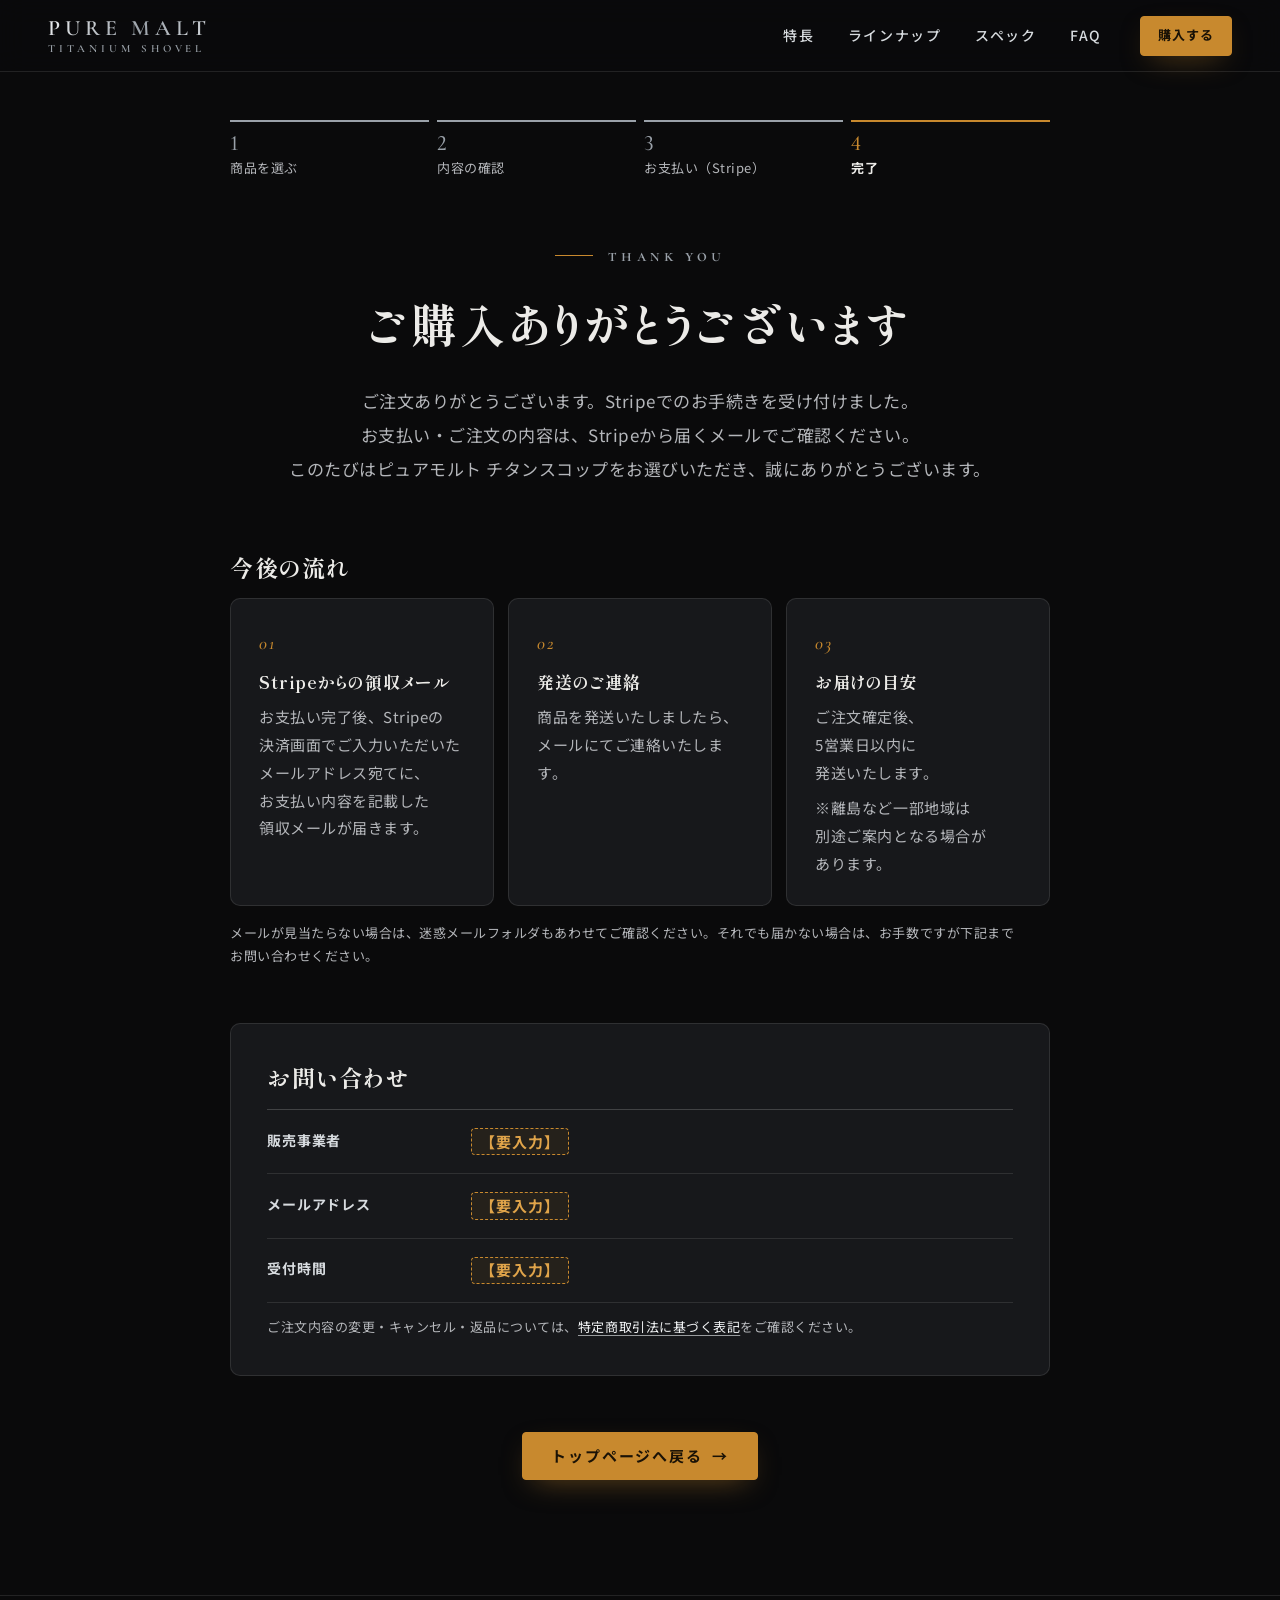
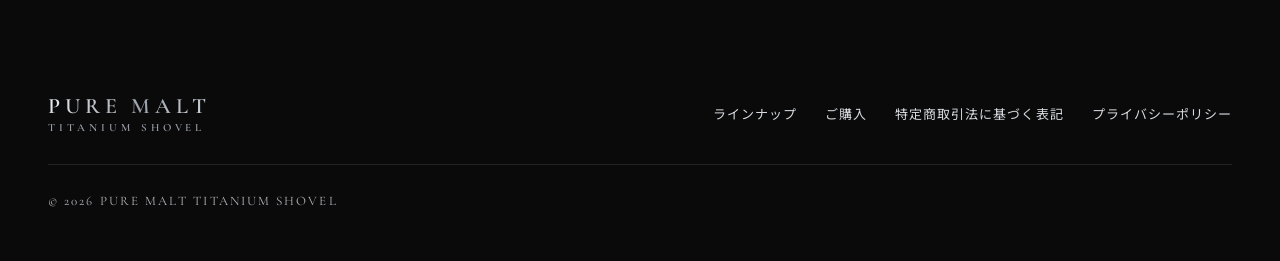
<file: thanks.html>
<!DOCTYPE html>
<html lang="ja">
<head>
<meta charset="utf-8">
<meta name="viewport" content="width=device-width, initial-scale=1">
<meta name="robots" content="noindex">
<title>ご購入ありがとうございます｜ピュアモルト チタンスコップ</title>
<meta name="description" content="ピュアモルト チタンスコップのご購入完了ページです。領収メール、発送のご連絡、お届けの目安についてご案内します。">
<link rel="icon" href="assets/img/favicon.svg" type="image/svg+xml">
<link rel="preconnect" href="https://fonts.googleapis.com">
<link rel="preconnect" href="https://fonts.gstatic.com" crossorigin>
<link rel="stylesheet" href="https://fonts.googleapis.com/css2?family=Cormorant+Garamond:ital,wght@0,500;0,600;1,500&family=Noto+Sans+JP:wght@400;500;700&family=Shippori+Mincho:wght@600;700;800&display=swap">
<link rel="stylesheet" href="assets/css/style.css">
<link rel="stylesheet" href="assets/css/purchase.css">
</head>
<body class="page-thanks">
<a class="skip-link" href="#main">本文へスキップ</a>
<header id="site-header" class="site-header"></header>
<main id="main">
  <div class="container container--narrow thanks-page">

    <div class="notice notice--demo thanks-demo" role="alert" data-demo-only hidden>
      <strong class="notice__title">デモ表示</strong>
      <p>Stripeの決済リンクが未設定のため、実際の決済・注文は行われていません。</p>
      <p class="thanks-demo__sub">この画面は、購入完了画面の表示を確認するためのデモです。公開前に config.js へStripeの決済リンクを設定してください。</p>
    </div>

    <ol class="steps steps--indicator checkout-steps" aria-label="ご購入の手順">
      <li class="step is-done"><span class="step__num">1</span>商品を選ぶ</li>
      <li class="step is-done"><span class="step__num">2</span>内容の確認</li>
      <li class="step is-done"><span class="step__num">3</span>お支払い<span class="nowrap">（Stripe）</span></li>
      <li class="step is-current" aria-current="step"><span class="step__num">4</span>完了</li>
    </ol>

    <header class="thanks-head text-center">
      <p class="eyebrow text-center" lang="en">THANK YOU</p>
      <h1 class="display-2 thanks-head__title" id="thanks-title">ご購入<wbr>ありがとうございます</h1>
      <p class="thanks-head__lead" data-live-only>ご注文ありがとうございます。Stripeでのお手続きを受け付けました。<br class="only-desktop">お支払い・ご注文の内容は、Stripeから届くメールでご確認ください。<br class="only-desktop">このたびはピュアモルト チタンスコップをお選びいただき、誠にありがとうございます。</p>
      <p class="thanks-head__lead" data-demo-only hidden>実際のご購入時には、この画面でご購入のお礼と今後の流れをご案内します。</p>
      <p class="thanks-head__model" id="thanks-model" hidden>ご注文モデル：<span id="thanks-model-name"></span></p>
    </header>

    <section class="thanks-next" aria-labelledby="next-title">
      <h2 class="checkout-sec__title" id="next-title">今後の流れ</h2>
      <ol class="thanks-steps">
        <li class="thanks-steps__item card">
          <span class="thanks-steps__num latin">01</span>
          <h3 class="thanks-steps__title">Stripeからの領収メール</h3>
          <p>お支払い完了後、Stripeの決済画面でご入力いただいたメールアドレス宛てに、お支払い内容を記載した領収メールが届きます。</p>
        </li>
        <li class="thanks-steps__item card">
          <span class="thanks-steps__num latin">02</span>
          <h3 class="thanks-steps__title">発送のご連絡</h3>
          <p>商品を発送いたしましたら、メールにてご連絡いたします。</p>
        </li>
        <li class="thanks-steps__item card">
          <span class="thanks-steps__num latin">03</span>
          <h3 class="thanks-steps__title">お届けの目安</h3>
          <p data-bind="policies.deliveryTiming">ご注文確定後、5営業日以内に発送いたします。</p>
          <p class="footnote" data-bind="shipping.note">※離島など一部地域は別途ご案内となる場合があります。</p>
        </li>
      </ol>
      <p class="footnote thanks-next__note">メールが見当たらない場合は、迷惑メールフォルダもあわせてご確認ください。それでも届かない場合は、お手数ですが下記までお問い合わせください。</p>
    </section>

    <section class="thanks-contact card" aria-labelledby="contact-title">
      <h2 class="checkout-sec__title" id="contact-title">お問い合わせ</h2>
      <dl class="terms-list thanks-contact__list">
        <div class="terms-list__row">
          <dt>販売事業者</dt>
          <dd><span data-bind="seller.name">【要入力】</span></dd>
        </div>
        <div class="terms-list__row">
          <dt>メールアドレス</dt>
          <dd><span data-bind="seller.email" id="seller-email">【要入力】</span></dd>
        </div>
        <div class="terms-list__row">
          <dt>受付時間</dt>
          <dd><span data-bind="seller.hours">【要入力】</span></dd>
        </div>
      </dl>
      <p class="footnote thanks-contact__note">ご注文内容の変更・キャンセル・返品については、<a href="tokushoho.html">特定商取引法に基づく表記</a>をご確認ください。</p>
    </section>

    <div class="actions actions--center thanks-actions">
      <a class="btn btn--primary" href="index.html">トップページへ戻る<span class="btn__arrow" aria-hidden="true">→</span></a>
      <a class="btn btn--ghost" id="thanks-back-purchase" href="purchase.html" data-demo-only hidden>ご注文内容の確認に戻る</a>
    </div>

  </div>
</main>
<footer id="site-footer" class="site-footer"></footer>
<script src="assets/js/config.js"></script>
<script src="assets/js/main.js"></script>
<script src="assets/js/thanks.js"></script>
</body>
</html>
</file>
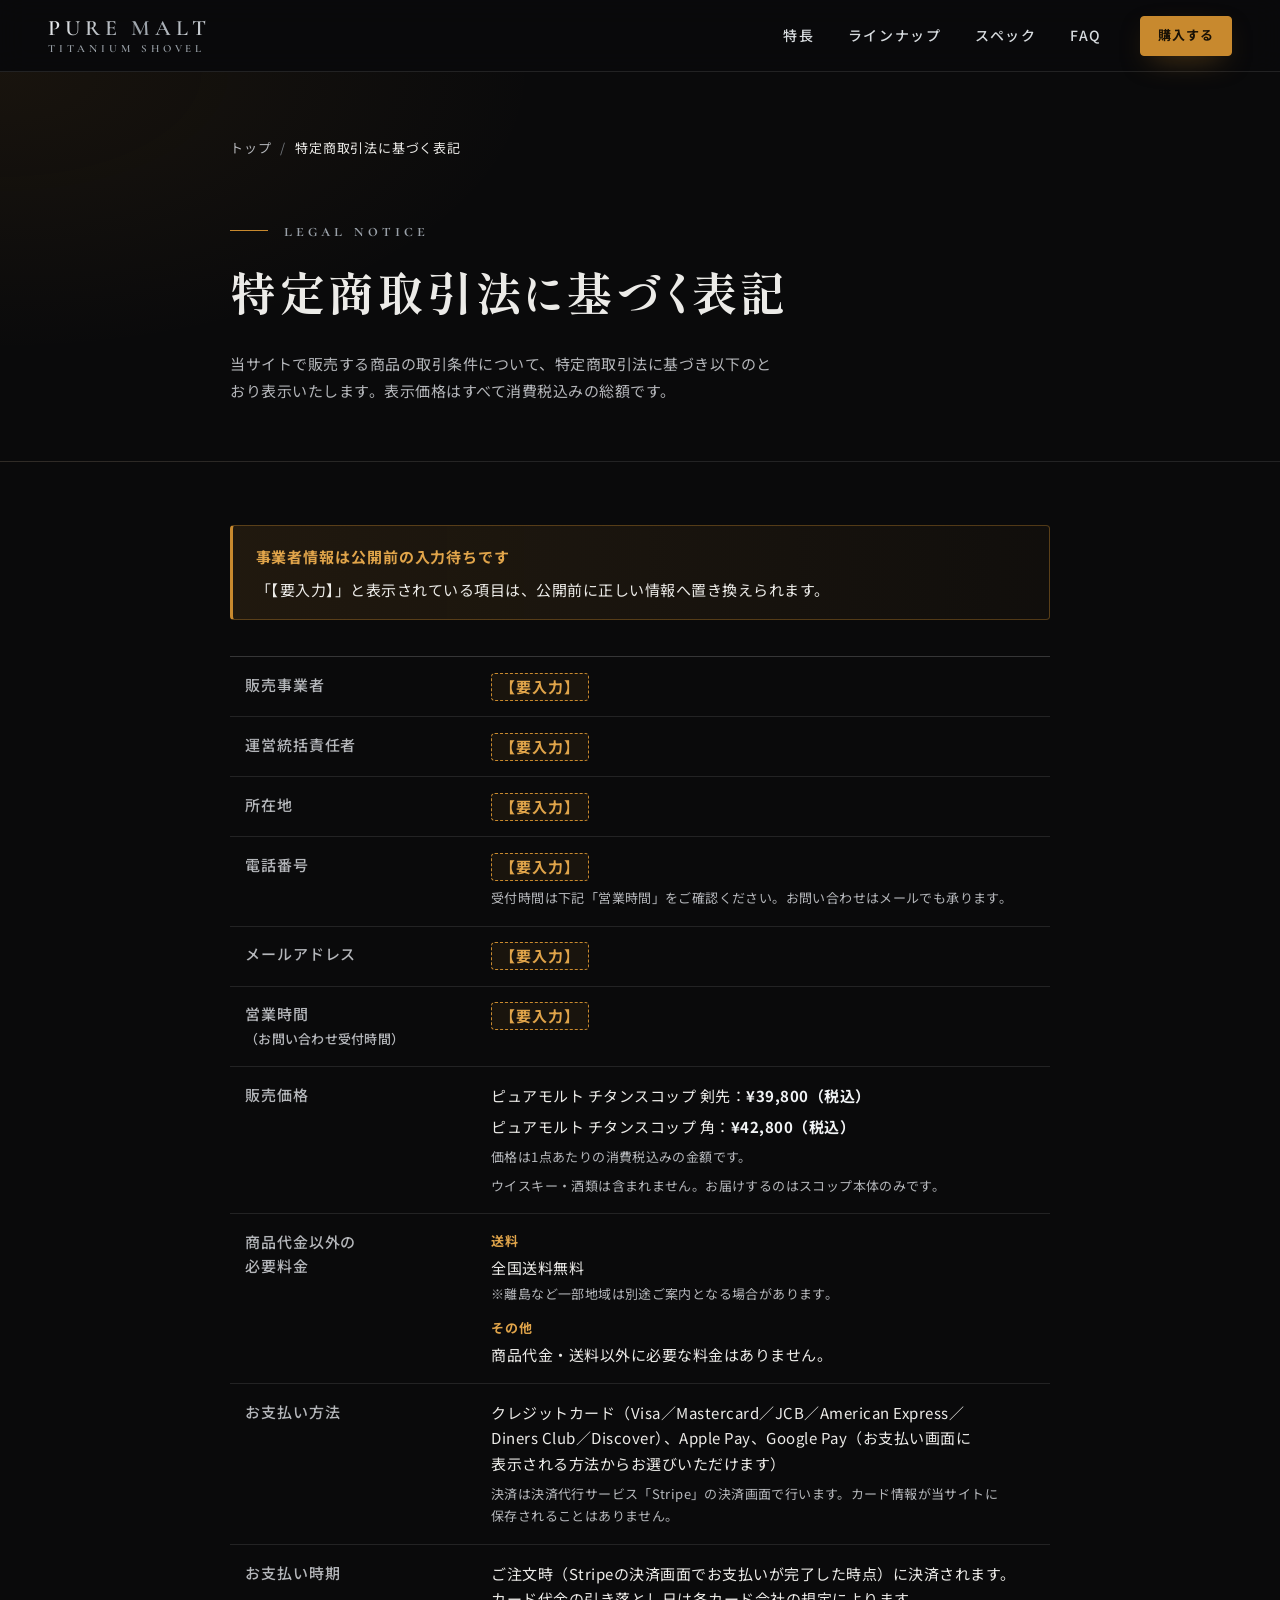
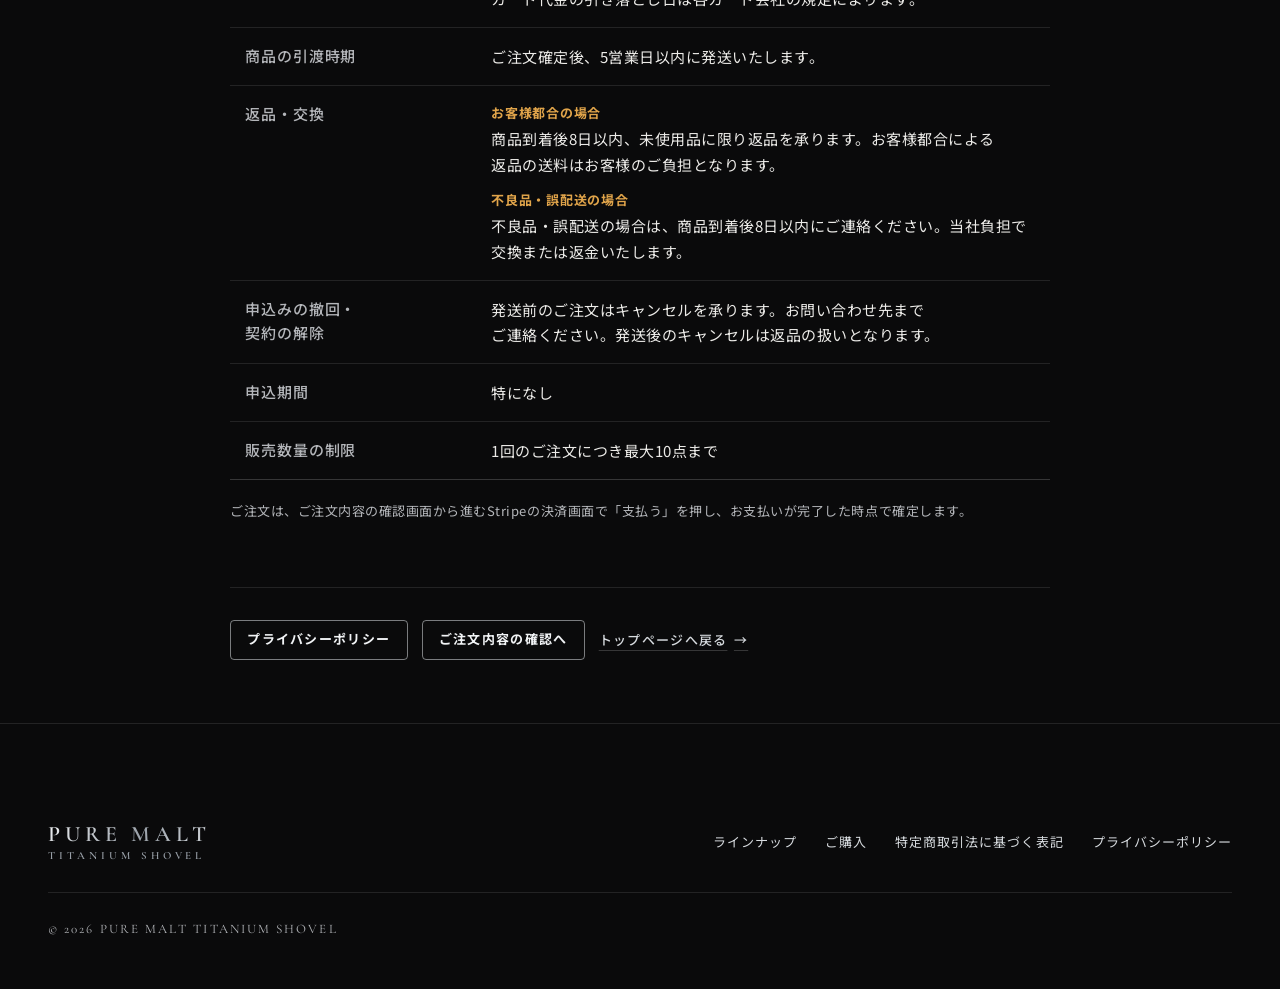
<file: tokushoho.html>
<!DOCTYPE html>
<html lang="ja">
<head>
<meta charset="utf-8">
<meta name="viewport" content="width=device-width, initial-scale=1">
<meta name="robots" content="noindex">
<title>特定商取引法に基づく表記｜ピュアモルト チタンスコップ</title>
<meta name="description" content="ピュアモルト チタンスコップの特定商取引法に基づく表記です。販売事業者、販売価格（税込）、送料、お支払い方法・時期、お届け時期、返品・交換、キャンセルについてご案内します。">
<link rel="icon" href="assets/img/favicon.svg" type="image/svg+xml">
<link rel="preconnect" href="https://fonts.googleapis.com">
<link rel="preconnect" href="https://fonts.gstatic.com" crossorigin>
<link rel="stylesheet" href="https://fonts.googleapis.com/css2?family=Cormorant+Garamond:ital,wght@0,500;0,600;1,500&family=Noto+Sans+JP:wght@400;500;700&family=Shippori+Mincho:wght@600;700;800&display=swap">
<link rel="stylesheet" href="assets/css/style.css">
<link rel="stylesheet" href="assets/css/legal.css">
</head>
<body class="page-tokushoho">
<a class="skip-link" href="#main">本文へスキップ</a>
<header id="site-header" class="site-header"></header>
<main id="main">
  <div class="legal-head">
    <div class="container container--narrow">
      <nav class="breadcrumb" aria-label="パンくずリスト">
        <ol>
          <li><a href="index.html">トップ</a></li>
          <li><span aria-current="page">特定商取引法に基づく表記</span></li>
        </ol>
      </nav>
      <p class="eyebrow legal-head__eyebrow" lang="en">Legal Notice</p>
      <h1 class="display-2 legal-head__title">特定商取引法に基づく表記</h1>
      <p class="muted legal-head__lead">当サイトで販売する商品の取引条件について、特定商取引法に基づき以下のとおり表示いたします。表示価格はすべて消費税込みの総額です。</p>
    </div>
  </div>

  <section class="section section--tight legal-body" aria-labelledby="legal-table-title">
    <div class="container container--narrow">
      <h2 id="legal-table-title" class="sr-only">表記事項</h2>

      <div class="notice notice--info legal-notice" data-legal="placeholder-notice" hidden>
        <p class="notice__title">事業者情報は公開前の入力待ちです</p>
        <p>「【要入力】」と表示されている項目は、公開前に正しい情報へ置き換えられます。</p>
      </div>

      <div class="table-wrap legal-table-wrap">
        <table class="spec-table legal-table">
          <tbody>
            <tr>
              <th scope="row">販売事業者</th>
              <td><span data-bind="seller.name" class="placeholder">【要入力】</span></td>
            </tr>
            <tr>
              <th scope="row">運営統括責任者</th>
              <td><span data-bind="seller.representative" class="placeholder">【要入力】</span></td>
            </tr>
            <tr>
              <th scope="row">所在地</th>
              <td><span data-bind="seller.address" class="placeholder">【要入力】</span></td>
            </tr>
            <tr>
              <th scope="row">電話番号</th>
              <td>
                <span data-bind="seller.phone" class="placeholder">【要入力】</span>
                <p class="legal-note">受付時間は下記「営業時間」をご確認ください。お問い合わせはメールでも承ります。</p>
              </td>
            </tr>
            <tr>
              <th scope="row">メールアドレス</th>
              <td><span data-bind="seller.email" data-legal="mail" class="placeholder">【要入力】</span></td>
            </tr>
            <tr>
              <th scope="row">営業時間<br><span class="legal-th-sub">（お問い合わせ受付時間）</span></th>
              <td><span data-bind="seller.hours" class="placeholder">【要入力】</span></td>
            </tr>
            <tr>
              <th scope="row">販売価格</th>
              <td>
                <ul class="legal-list" data-legal="prices">
                  <li><span data-bind="products.kensaki.name">ピュアモルト チタンスコップ 剣先</span><span class="legal-sep">：</span><span class="legal-price"><span data-price="kensaki">¥39,800</span>（税込）</span></li>
                  <li><span data-bind="products.kaku.name">ピュアモルト チタンスコップ 角</span><span class="legal-sep">：</span><span class="legal-price"><span data-price="kaku">¥42,800</span>（税込）</span></li>
                </ul>
                <p class="legal-note">価格は1点あたりの消費税込みの金額です。</p>
                <p class="legal-note">ウイスキー・酒類は含まれません。お届けするのはスコップ本体のみです。</p>
              </td>
            </tr>
            <tr>
              <th scope="row">商品代金以外の<br>必要料金</th>
              <td>
                <dl class="legal-dl">
                  <dt>送料</dt>
                  <dd><span data-legal="shipping">全国送料無料</span><span class="legal-note legal-note--inline" data-bind="shipping.note">※離島など一部地域は別途ご案内となる場合があります。</span></dd>
                  <dt>その他</dt>
                  <dd data-bind="policies.otherFees">商品代金・送料以外に必要な料金はありません。</dd>
                </dl>
              </td>
            </tr>
            <tr>
              <th scope="row">お支払い方法</th>
              <td>
                <p data-bind="policies.paymentMethods">クレジットカード（Visa／Mastercard／JCB／American Express／Diners Club／Discover）、Apple Pay、Google Pay（お支払い画面に表示される方法からお選びいただけます）</p>
                <p class="legal-note">決済は決済代行サービス「Stripe」の決済画面で行います。カード情報が当サイトに保存されることはありません。</p>
              </td>
            </tr>
            <tr>
              <th scope="row">お支払い時期</th>
              <td data-bind="policies.paymentTiming">ご注文時（Stripeの決済画面でお支払いが完了した時点）に決済されます。カード代金の引き落とし日は各カード会社の規定によります。</td>
            </tr>
            <tr>
              <th scope="row">商品の引渡時期</th>
              <td data-bind="policies.deliveryTiming">ご注文確定後、5営業日以内に発送いたします。</td>
            </tr>
            <tr>
              <th scope="row">返品・交換</th>
              <td>
                <dl class="legal-dl">
                  <dt>お客様都合の場合</dt>
                  <dd data-bind="policies.returns">商品到着後8日以内、未使用品に限り返品を承ります。お客様都合による返品の送料はお客様のご負担となります。</dd>
                  <dt>不良品・誤配送の場合</dt>
                  <dd data-bind="policies.defective">不良品・誤配送の場合は、商品到着後8日以内にご連絡ください。当社負担で交換または返金いたします。</dd>
                </dl>
              </td>
            </tr>
            <tr>
              <th scope="row">申込みの撤回・<br>契約の解除</th>
              <td data-bind="policies.cancellation">発送前のご注文はキャンセルを承ります。お問い合わせ先までご連絡ください。発送後のキャンセルは返品の扱いとなります。</td>
            </tr>
            <tr>
              <th scope="row">申込期間</th>
              <td>特になし</td>
            </tr>
            <tr>
              <th scope="row">販売数量の制限</th>
              <td>1回のご注文につき最大<span data-bind="maxQuantity">10</span>点まで</td>
            </tr>
          </tbody>
        </table>
      </div>

      <p class="footnote legal-foot">ご注文は、ご注文内容の確認画面から進むStripeの決済画面で「支払う」を押し、お支払いが完了した時点で確定します。</p>

      <nav class="legal-links" aria-label="関連ページ">
        <ul class="actions">
          <li><a class="btn btn--ghost btn--sm" href="privacy.html">プライバシーポリシー</a></li>
          <li><a class="btn btn--ghost btn--sm" href="purchase.html">ご注文内容の確認へ</a></li>
          <li><a class="link-arrow" href="index.html">トップページへ戻る<span class="btn__arrow" aria-hidden="true">→</span></a></li>
        </ul>
      </nav>
    </div>
  </section>
</main>
<footer id="site-footer" class="site-footer"></footer>
<script src="assets/js/config.js"></script>
<script src="assets/js/main.js"></script>
<script src="assets/js/legal.js"></script>
</body>
</html>
</file>
<file: assets/css/style.css>
@charset "utf-8";
/* ==========================================================================
   PURE MALT TITANIUM SHOVEL — shared design system (style.css)
   Deliberate single dark look: black × titanium silver × amber.
   Sections:
   01 Tokens · 02 Reset/Base · 03 Typography · 04 Layout · 05 Buttons
   06 Media · 07 Content (card/feature/badge/price) · 08 Tables
   09 Steps · 10 FAQ · 11 Notices/Placeholder · 12 Breadcrumb/CTA band
   13 Forms (tabs/radio-card/checkbox) · 14 Hero · 15 Header/Nav
   16 Footer · 17 Sticky CTA · 18 Motion · 19 Utilities · 20 Reduced motion
   ========================================================================== */

/* 01 Tokens -------------------------------------------------------------- */
:root {
  color-scheme: dark;
  --bg: #0a0a0b;
  --bg-2: #111214;
  --surface: #17181b;
  --surface-2: #1e2024;
  --line: rgba(255, 255, 255, .10);
  --line-strong: rgba(255, 255, 255, .18);
  --text: #ecebe8;
  --text-dim: #b4b6ba;           /* ~9.6:1 on --bg, ~8.4:1 on --surface */
  --ti-1: #f1f3f5;
  --ti-2: #9aa1a9;               /* ~7.3:1 on --bg */
  --ti-3: #d7dbdf;
  --ti-grad: linear-gradient(135deg, var(--ti-1), var(--ti-2) 55%, var(--ti-3));
  --amber: #c8892e;              /* ~6.9:1 on --bg */
  --amber-hi: #e0a44a;
  --amber-ink: #1a1206;          /* text on amber, ~7:1 */
  --cork: #b98c5d;
  --danger: #e0795a;
  --radius: 4px;
  --radius-lg: 10px;
  --maxw: 1200px;
  --gutter: clamp(20px, 5vw, 48px);
  --space-section: clamp(72px, 9vw, 128px);
  --ease: cubic-bezier(.2, .7, .2, 1);
  --header-h: 72px;
  --font-display: "Shippori Mincho", "Hiragino Mincho ProN", "Yu Mincho", serif;
  --font-body: "Noto Sans JP", "Hiragino Sans", "Hiragino Kaku Gothic ProN", "Yu Gothic", Meiryo, sans-serif;
  --font-latin: "Cormorant Garamond", "Hiragino Mincho ProN", "Yu Mincho", serif;
}

/* 02 Reset / Base -------------------------------------------------------- */
*, *::before, *::after { box-sizing: border-box; }

html {
  -webkit-text-size-adjust: 100%;
  text-size-adjust: 100%;
  scroll-behavior: smooth;
  scroll-padding-top: calc(var(--header-h) + 16px);
  background: var(--bg);
  overflow-x: hidden;
}

body {
  margin: 0;
  min-height: 100vh;
  background: var(--bg);
  color: var(--text);
  font-family: var(--font-body);
  font-size: 1rem;
  font-weight: 400;
  line-height: 1.85;
  letter-spacing: .03em;
  -webkit-font-smoothing: antialiased;
  -moz-osx-font-smoothing: grayscale;
  text-rendering: optimizeLegibility;
  overflow-x: hidden;
  overflow-x: clip;
  overflow-wrap: break-word;
  word-break: normal;
  line-break: strict;
}
@media (min-width: 768px) { body { font-size: 1.0625rem; } }
/* Japanese typesetting: phrase-aware breaks (Chrome/Edge, lang="ja"), no one-character last lines */
@supports (word-break: auto-phrase) { body { word-break: auto-phrase; } }
p, li, dd, dt, td, th, figcaption, label, summary, .img-note, .footnote { text-wrap: pretty; }
.display-2, .h3, .feature__title { word-break: auto-phrase; text-wrap: balance; }
a, address { overflow-wrap: anywhere; }  /* long URLs / emails may still break */
/* Cormorant defaults to old-style figures; prices must read as lining numerals everywhere */
[data-price], [data-pprice], .sticky-cta__price { font-variant-numeric: lining-nums proportional-nums; }

img, svg, video { max-width: 100%; height: auto; display: block; }
img { border: 0; }

h1, h2, h3, h4, h5, h6, p, ul, ol, dl, dd, figure, blockquote { margin: 0; }
ul[class], ol[class] { list-style: none; padding: 0; }

h1, h2, h3, h4, h5, h6 {
  font-family: var(--font-display);
  font-weight: 700;
  line-height: 1.45;
  letter-spacing: .06em;
  font-feature-settings: "palt";
  color: var(--text);
}

a {
  color: var(--text);
  text-decoration-color: var(--ti-2);          /* visible underline: 7.6:1 on --bg */
  text-decoration-color: color-mix(in srgb, currentColor 60%, transparent);
  text-underline-offset: .25em;
  text-decoration-thickness: 1px;
  transition: color .25s var(--ease), text-decoration-color .25s var(--ease);
}
a:hover { color: var(--amber-hi); text-decoration-color: currentColor; }

strong, b { font-weight: 700; }
small { font-size: .8125rem; }
hr { border: 0; border-top: 1px solid var(--line); margin: 0; }

button, input, select, textarea { font: inherit; color: inherit; letter-spacing: inherit; }
button { cursor: pointer; }

::selection { background: var(--amber); color: var(--amber-ink); }

:focus { outline: none; }
:focus-visible {
  outline: 2px solid var(--amber-hi);
  outline-offset: 3px;
  border-radius: 2px;
}

[hidden] { display: none !important; }

main { display: block; }

/* 03 Typography ---------------------------------------------------------- */
.eyebrow {
  display: inline-flex;
  align-items: center;
  gap: .9em;
  margin: 0 0 1.4em;
  font-family: var(--font-latin);
  font-weight: 600;
  line-height: 1.4;
  letter-spacing: .24em;
  text-transform: uppercase;
  font-variant-caps: all-small-caps;
  font-size: 1.0625rem;
  color: var(--ti-2);
}
.eyebrow::before {
  content: "";
  flex: none;
  width: 2.25em;
  height: 1px;
  background: var(--amber);
}
.text-center .eyebrow, .eyebrow.text-center { justify-content: center; }

.display-1 {
  font-family: var(--font-display);
  font-weight: 800;
  font-size: clamp(2.125rem, 1.2rem + 4.2vw, 4.5rem);
  line-height: 1.28;
  letter-spacing: .06em;
  font-feature-settings: "palt";
}
.display-2 {
  font-family: var(--font-display);
  font-weight: 700;
  font-size: clamp(1.625rem, 1.1rem + 2.2vw, 2.875rem);
  line-height: 1.42;
  letter-spacing: .07em;
  font-feature-settings: "palt";
  margin-bottom: .9em;
}
.h3 {
  font-family: var(--font-display);
  font-weight: 700;
  font-size: clamp(1.1875rem, 1rem + .7vw, 1.5rem);
  line-height: 1.55;
  letter-spacing: .06em;
  font-feature-settings: "palt";
}
.lead {
  font-size: clamp(1.0625rem, 1rem + .35vw, 1.25rem);
  line-height: 2;
  color: var(--text);
  max-width: 40em;
}
.muted { color: var(--text-dim); }
.latin {
  font-family: var(--font-latin);
  font-weight: 500;
  letter-spacing: .06em;
}
.latin em, em.latin { font-style: italic; }
.num {
  font-family: var(--font-latin);
  font-weight: 500;
  font-size: clamp(3rem, 2rem + 4vw, 5.5rem);
  line-height: 1;
  letter-spacing: .01em;
  color: var(--amber);
  font-variant-numeric: lining-nums proportional-nums;
}
.num small, .num .unit {
  font-family: var(--font-display);
  font-size: .34em;
  font-weight: 600;
  letter-spacing: .08em;
  margin-left: .15em;
  color: var(--text);
}
.footnote {
  font-size: .8125rem;
  line-height: 1.75;
  color: var(--text-dim);
  letter-spacing: .04em;
}
.ti-text {
  color: var(--ti-1);
  background: var(--ti-grad);
  -webkit-background-clip: text;
  background-clip: text;
  -webkit-text-fill-color: transparent;
}
@supports not ((-webkit-background-clip: text) or (background-clip: text)) {
  .ti-text { -webkit-text-fill-color: currentColor; background: none; }
}
.amber { color: var(--amber); }

/* 04 Layout -------------------------------------------------------------- */
.container {
  width: 100%;
  max-width: calc(var(--maxw) + var(--gutter) * 2);
  margin-inline: auto;
  padding-inline: var(--gutter);
}
.container--narrow { max-width: calc(820px + var(--gutter) * 2); }
.section { padding-block: var(--space-section); position: relative; }
.section--tight { padding-block: calc(var(--space-section) * .55); }
.section--alt { background: var(--bg-2); }
.section__head { max-width: 46rem; margin-bottom: clamp(40px, 6vw, 72px); }
.section__head.text-center { margin-inline: auto; }

.grid { display: grid; gap: clamp(20px, 3vw, 40px); grid-template-columns: minmax(0, 1fr); }
@media (min-width: 768px) {
  .grid--2, .grid--4 { grid-template-columns: repeat(2, minmax(0, 1fr)); }
  .grid--3 { grid-template-columns: repeat(2, minmax(0, 1fr)); }
}
@media (min-width: 1024px) {
  .grid--3 { grid-template-columns: repeat(3, minmax(0, 1fr)); }
  .grid--4 { grid-template-columns: repeat(4, minmax(0, 1fr)); }
}

.split {
  display: grid;
  grid-template-columns: minmax(0, 1fr);
  gap: clamp(32px, 5vw, 64px);
  align-items: center;
}
.split > * { min-width: 0; }
@media (min-width: 900px) {
  .split { grid-template-columns: minmax(0, 1.08fr) minmax(0, .92fr); gap: clamp(48px, 6vw, 96px); }
  .split--reverse { grid-template-columns: minmax(0, .92fr) minmax(0, 1.08fr); }
  .split--reverse > :first-child { order: 2; }
}

.stack { display: flex; flex-direction: column; gap: 1em; }
.stack > * { margin: 0; }
.stack--lg { gap: 1.75em; }
.stack > div > .display-2:last-child { margin-bottom: 0; }  /* only the stack gap separates heading and body */

.divider {
  border: 0;
  height: 1px;
  margin: clamp(32px, 5vw, 56px) 0;
  background: linear-gradient(90deg, transparent, var(--line-strong) 20%, var(--line-strong) 80%, transparent);
}

/* 05 Buttons ------------------------------------------------------------- */
.btn {
  display: inline-flex;
  align-items: center;
  justify-content: center;
  gap: .6em;
  min-height: 48px;
  padding: .8em 1.9em;
  border: 1px solid transparent;
  border-radius: var(--radius);
  font-family: var(--font-body);
  font-size: .9375rem;
  font-weight: 700;
  line-height: 1.4;
  letter-spacing: .12em;
  text-align: center;
  text-decoration: none;
  white-space: nowrap;
  cursor: pointer;
  user-select: none;
  -webkit-tap-highlight-color: transparent;
  transition: background-color .3s var(--ease), color .3s var(--ease),
              border-color .3s var(--ease), box-shadow .3s var(--ease), transform .3s var(--ease);
}
.btn:hover { text-decoration: none; }
.btn:active { transform: translateY(1px); }
.btn .btn__arrow, .btn svg { flex: none; transition: transform .3s var(--ease); }
.btn:hover .btn__arrow { transform: translateX(3px); }

.btn--primary {
  background: var(--amber);
  color: var(--amber-ink);
  border-color: var(--amber);
  box-shadow: 0 10px 30px -12px rgba(200, 137, 46, .55);
}
.btn--primary:hover {
  background: var(--amber-hi);
  border-color: var(--amber-hi);
  color: var(--amber-ink);
  box-shadow: 0 14px 36px -12px rgba(224, 164, 74, .6);
}
.btn--ghost {
  background: transparent;
  color: var(--ti-1);
  border-color: rgba(215, 219, 223, .55);
}
.btn--ghost:hover {
  color: var(--ti-1);
  border-color: var(--ti-1);
  background: rgba(241, 243, 245, .06);
}
.btn--sm { min-height: 40px; padding: .5em 1.25em; font-size: .8125rem; letter-spacing: .1em; }
.btn--lg { min-height: 60px; padding: 1em 2.6em; font-size: 1.0625rem; }
.btn--block { display: flex; width: 100%; white-space: normal; }

.btn[disabled], .btn[aria-disabled="true"], .btn.is-disabled {
  background: var(--surface-2);
  color: #8d9096;                 /* 4.9:1 on --surface-2 */
  border-color: var(--line-strong);
  box-shadow: none;
  cursor: not-allowed;
  transform: none;
}
/* aria-disabled links stay clickable so page JS can explain why (it calls preventDefault) */
.btn.is-disabled { pointer-events: none; }

.link-arrow {
  display: inline-flex; align-items: center; gap: .5em;
  font-weight: 500; text-decoration: none; color: var(--ti-3);
  border-bottom: 1px solid var(--line-strong); padding-bottom: .15em;
}
.link-arrow:hover { color: var(--amber-hi); border-color: var(--amber-hi); }

/* 06 Media --------------------------------------------------------------- */
.frame {
  display: block;  /* frames are sometimes <span>s; aspect-ratio needs a block box */
  position: relative;
  overflow: hidden;
  background: var(--surface) radial-gradient(120% 80% at 60% 40%, #1c1d21 0%, var(--surface) 70%);
  border-radius: var(--radius);
  isolation: isolate;
}
.frame > img, .frame > picture, .frame > picture > img, .frame > video {
  position: absolute;
  inset: 0;
  width: 100%;
  height: 100%;
  object-fit: cover;
}
.frame--16x9 { aspect-ratio: 16 / 9; }
.frame--4x5 { aspect-ratio: 4 / 5; }
.frame--1x1 { aspect-ratio: 1 / 1; }
.frame--hairline { box-shadow: inset 0 0 0 1px var(--line); }
.frame--hairline > img { z-index: -1; }

.img-note {
  display: block;
  margin-top: .5em;
  font-size: .8125rem;
  line-height: 1.6;
  letter-spacing: .03em;
  color: var(--text-dim);
}

/* 07 Content: card / feature / badge / price ----------------------------- */
.card {
  position: relative;
  background: var(--surface);
  border: 1px solid var(--line);
  border-radius: var(--radius-lg);
  padding: clamp(22px, 3vw, 36px);
  min-width: 0;
}
.card--flush { padding: 0; overflow: hidden; }
.card__body { padding: clamp(22px, 3vw, 36px); }
a.card, .card--link { text-decoration: none; transition: border-color .35s var(--ease), transform .35s var(--ease); }
a.card:hover, .card--link:hover { border-color: var(--line-strong); }

.feature {
  position: relative;
  padding-top: clamp(24px, 3vw, 32px);
  border-top: 1px solid var(--line-strong);
  min-width: 0;
}
.feature::before {
  content: "";
  position: absolute;
  top: -1px; left: 0;
  width: 48px; height: 2px;
  background: var(--amber);
}
.feature__num {
  display: block;
  margin-bottom: .6em;
  font-family: var(--font-latin);
  font-size: 1rem;
  font-weight: 500;
  font-style: italic;
  letter-spacing: .12em;
  color: var(--ti-2);
}
.feature__title {
  margin-bottom: .7em;
  font-family: var(--font-display);
  font-size: clamp(1.25rem, 1.05rem + .7vw, 1.625rem);
  font-weight: 700;
  line-height: 1.5;
  letter-spacing: .06em;
}
.feature__text { color: var(--text-dim); font-size: .9375rem; line-height: 1.95; }
.feature .num { display: block; margin: .1em 0 .3em; }
/* small qualifier above a numeral: states WHICH material property the number is */
.num__label {
  display: block;
  margin-bottom: .35em;
  font-family: var(--font-body);
  font-size: .75rem;
  font-weight: 500;
  line-height: 1.5;
  letter-spacing: .08em;
  color: var(--ti-3);
}
.num sup { font-family: var(--font-body); font-size: .75rem; color: var(--text-dim); vertical-align: super; margin-left: .15em; }

.badge {
  display: inline-flex;
  align-items: center;
  gap: .4em;
  padding: .2em .9em;
  border: 1px solid var(--line-strong);
  border-radius: 999px;
  font-size: .75rem;
  font-weight: 500;
  line-height: 1.7;
  letter-spacing: .1em;
  color: var(--ti-3);
  white-space: nowrap;
}
.badge--amber { border-color: rgba(200, 137, 46, .6); color: var(--amber-hi); }

.price {
  display: flex;
  flex-wrap: wrap;
  align-items: baseline;
  gap: .1em .45em;
  line-height: 1.1;
}
.price__amount {
  font-family: var(--font-latin);
  font-size: clamp(2.25rem, 1.7rem + 2vw, 3.25rem);
  font-weight: 500;
  letter-spacing: .02em;
  color: var(--text);
  font-variant-numeric: lining-nums tabular-nums;
}
.price--amber .price__amount { color: var(--amber-hi); }
.price--sm .price__amount { font-size: clamp(1.625rem, 1.4rem + .8vw, 2rem); }
.price__tax {
  font-size: .8125rem;
  font-weight: 500;
  letter-spacing: .06em;
  color: var(--text-dim);
}
.price__from { font-size: .875rem; color: var(--text-dim); }
.price__ship { flex-basis: 100%; margin-top: .5em; font-size: .875rem; color: var(--ti-3); line-height: 1.6; }

/* 08 Tables -------------------------------------------------------------- */
.table-wrap {
  width: 100%;
  overflow-x: auto;
  -webkit-overflow-scrolling: touch;
  border-top: 1px solid var(--line-strong);
  border-bottom: 1px solid var(--line-strong);
}
.table-wrap:focus-visible { outline-offset: -2px; }
.spec-table, .compare-table {
  width: 100%;
  border-collapse: collapse;
  font-size: .9375rem;
  line-height: 1.7;
}
.spec-table th, .spec-table td,
.compare-table th, .compare-table td {
  padding: 1.05em 1em;
  border-bottom: 1px solid var(--line);
  text-align: left;
  vertical-align: top;
}
.spec-table tr:last-child > *, .compare-table tbody tr:last-child > * { border-bottom: 0; }
.spec-table th {
  width: 36%;
  font-weight: 500;
  color: var(--text-dim);
  letter-spacing: .06em;
  white-space: nowrap;
}
@media (max-width: 480px) {
  .spec-table th { white-space: normal; width: 7.5em; word-break: keep-all; }
  .spec-table th, .spec-table td { padding: 1em .75em 1em 0; }
}

.compare-table { min-width: 560px; }
.compare-table thead th {
  font-family: var(--font-latin);
  font-size: 1.125rem;
  font-weight: 600;
  letter-spacing: .14em;
  color: var(--ti-1);
  border-bottom: 1px solid var(--line-strong);
  padding-block: 1.2em;
}
.compare-table thead th small {
  display: block;
  font-family: var(--font-display);
  font-size: .8125rem;
  letter-spacing: .1em;
  color: var(--text-dim);
}
.compare-table tbody th {
  font-weight: 500;
  color: var(--text-dim);
  white-space: nowrap;
  letter-spacing: .06em;
  width: 28%;
}
.compare-table td[colspan] { color: var(--text); }
.compare-table .is-amber, .spec-table .is-amber { color: var(--amber-hi); font-weight: 700; }

/* 09 Steps --------------------------------------------------------------- */
.steps {
  display: grid;
  grid-template-columns: minmax(0, 1fr);
  gap: 0;
  counter-reset: step;
  list-style: none;
  padding: 0;
  margin: 0;
}
@media (min-width: 768px) { .steps { grid-template-columns: repeat(2, minmax(0, 1fr)); gap: 0 clamp(24px, 3vw, 40px); } }
@media (min-width: 1024px) { .steps { grid-template-columns: repeat(4, minmax(0, 1fr)); } }
.step {
  position: relative;
  padding: 1.6em 0 1.8em;
  border-top: 1px solid var(--line-strong);
  min-width: 0;
}
.step__num {
  display: block;
  margin-bottom: .35em;
  font-family: var(--font-latin);
  font-size: clamp(2.5rem, 2rem + 1.6vw, 3.5rem);
  font-weight: 500;
  line-height: 1;
  color: var(--amber);
  font-variant-numeric: lining-nums;
}
.step__title, .step h3 {
  font-family: var(--font-display);
  font-size: 1.125rem;
  font-weight: 700;
  letter-spacing: .06em;
  margin-bottom: .4em;
}
.step p { font-size: .9375rem; color: var(--text-dim); }
/* compact horizontal step indicator (e.g. purchase page) */
.steps--indicator { grid-template-columns: repeat(4, minmax(0, 1fr)); gap: 8px; }
.steps--indicator .step { padding: .8em 0 0; border-top-width: 2px; border-top-color: var(--line-strong); font-size: .8125rem; line-height: 1.5; color: var(--text-dim); }
.steps--indicator .step__num { font-size: 1.375rem; margin-bottom: .15em; color: var(--ti-2); }
.steps--indicator .step.is-done { border-top-color: var(--ti-2); }
.steps--indicator .step.is-current,
.steps--indicator .step[aria-current="step"] { border-top-color: var(--amber); color: var(--text); font-weight: 700; }
.steps--indicator .step.is-current .step__num,
.steps--indicator .step[aria-current="step"] .step__num { color: var(--amber); }

/* 10 FAQ ----------------------------------------------------------------- */
.faq { border-top: 1px solid var(--line-strong); }
.faq details { border-bottom: 1px solid var(--line); }
.faq summary {
  position: relative;
  display: block;
  padding: 1.35em 3.25em 1.35em 1.7em;  /* left: room for the hanging "Q" */
  font-family: var(--font-display);
  font-size: clamp(1rem, .95rem + .3vw, 1.1875rem);
  font-weight: 700;
  line-height: 1.6;
  letter-spacing: .05em;
  cursor: pointer;
  list-style: none;
  transition: color .25s var(--ease);
}
.faq summary::-webkit-details-marker { display: none; }
.faq summary::marker { content: ""; }
.faq summary:hover { color: var(--amber-hi); }
.faq summary::before, .faq summary::after {
  content: "";
  position: absolute;
  right: .6em;
  top: 50%;
  width: 16px;
  height: 1px;
  background: var(--ti-3);
  transition: transform .35s var(--ease), opacity .35s var(--ease), background-color .25s;
}
.faq summary::after { transform: rotate(90deg); }
.faq details[open] > summary::after { transform: rotate(0deg); opacity: 0; }
.faq details[open] > summary::before { background: var(--amber); }
.faq summary:focus-visible { outline-offset: 4px; }
.faq .faq__q-label, .faq summary .latin {
  font-family: var(--font-latin); font-style: italic; color: var(--amber); margin-right: .6em;
}
.faq .faq__q-label { position: absolute; left: 0; top: 1.35em; margin: 0; }
.faq details > :not(summary) {
  padding: 0 3.25em 1.6em 0;
  color: var(--text-dim);
  font-size: .9375rem;
  line-height: 1.95;
}
.faq details > :not(summary) + :not(summary) { padding-top: 0; margin-top: -.6em; }
@media (max-width: 480px) { .faq details > :not(summary) { padding-right: 0; } }

/* 11 Notices / Placeholder ----------------------------------------------- */
.notice {
  position: relative;
  padding: 1.1em 1.3em 1.1em 1.5em;
  border: 1px solid var(--line-strong);
  border-left-width: 3px;
  border-radius: var(--radius);
  background: var(--surface);
  font-size: .9375rem;
  line-height: 1.8;
  color: var(--text);
}
.notice strong, .notice__title { display: block; margin-bottom: .2em; font-weight: 700; letter-spacing: .06em; }
.notice > * + * { margin-top: .4em; }
.notice--info {
  border-color: rgba(200, 137, 46, .35);
  border-left-color: var(--amber);
  background: linear-gradient(90deg, rgba(200, 137, 46, .12), rgba(200, 137, 46, .04));
}
.notice--info strong, .notice--info .notice__title { color: var(--amber-hi); }
.notice--demo {
  border-color: rgba(224, 121, 90, .5);
  border-left-color: var(--danger);
  background: linear-gradient(90deg, rgba(224, 121, 90, .16), rgba(224, 121, 90, .06));
  font-weight: 500;
}
.notice--demo strong, .notice--demo .notice__title { color: #f0a58c; }  /* ~8:1 on tinted bg */

.placeholder {
  display: inline-block;
  padding: .05em .55em;
  border: 1px dashed var(--amber);
  border-radius: var(--radius);
  background: rgba(200, 137, 46, .08);
  color: var(--amber-hi);
  font-weight: 700;
  letter-spacing: .06em;
  line-height: 1.6;
}

/* 12 Breadcrumb / CTA band ----------------------------------------------- */
.breadcrumb { font-size: .8125rem; color: var(--text-dim); letter-spacing: .06em; }
.breadcrumb ol, .breadcrumb ul {
  display: flex; flex-wrap: wrap; align-items: center; gap: .35em .2em;
  list-style: none; margin: 0; padding: 0;
}
.breadcrumb li { display: inline-flex; align-items: center; }
.breadcrumb li + li::before {
  content: "/";
  margin: 0 .7em 0 .5em;
  color: var(--ti-2);
  opacity: .7;
}
.breadcrumb a { color: var(--text-dim); text-decoration: none; }
.breadcrumb a:hover { color: var(--amber-hi); text-decoration: underline; }
.breadcrumb [aria-current="page"] { color: var(--text); }

.cta-band {
  position: relative;
  overflow: hidden;
  padding-block: clamp(72px, 10vw, 136px);
  text-align: center;
  background:
    radial-gradient(60% 80% at 50% 0%, rgba(200, 137, 46, .16), transparent 70%),
    linear-gradient(180deg, var(--bg-2), var(--bg));
  border-top: 1px solid var(--line);
  border-bottom: 1px solid var(--line);
}
.cta-band::before {
  content: "";
  position: absolute;
  left: 50%; top: 0;
  width: min(560px, 70%); height: 1px;
  transform: translateX(-50%);
  background: linear-gradient(90deg, transparent, var(--amber), transparent);
}
.cta-band .eyebrow { justify-content: center; }
.cta-band .lead { margin-inline: auto; }
.cta-band__actions {
  display: flex; flex-wrap: wrap; justify-content: center; gap: 14px;
  margin-top: clamp(28px, 4vw, 44px);
}
.cta-band__actions .btn { min-width: 17.5rem; }
@media (max-width: 600px) {
  .cta-band__actions { flex-direction: column; align-items: stretch; max-width: 360px; margin-inline: auto; }
  .cta-band__actions .btn { width: 100%; min-width: 0; }
}

/* 13 Forms: tabs / radio-card / checkbox --------------------------------- */
.tabs {
  display: flex;
  gap: clamp(20px, 4vw, 40px);
  border-bottom: 1px solid var(--line-strong);
  overflow-x: auto;
  scrollbar-width: none;
}
.tabs::-webkit-scrollbar { display: none; }
.tab {
  position: relative;
  flex: none;
  min-height: 48px;
  padding: .75em .15em;
  border: 0;
  background: none;
  color: var(--text-dim);
  font-family: var(--font-display);
  font-size: 1rem;
  font-weight: 700;
  letter-spacing: .1em;
  cursor: pointer;
  transition: color .25s var(--ease);
}
.tab .latin { margin-left: .5em; font-size: .9375rem; color: var(--ti-2); letter-spacing: .14em; }
.tab::after {
  content: "";
  position: absolute;
  left: 0; right: 0; bottom: -1px;
  height: 2px;
  background: var(--amber);
  transform: scaleX(0);
  transform-origin: left;
  transition: transform .4s var(--ease);
}
.tab:hover { color: var(--text); }
.tab[aria-selected="true"] { color: var(--text); }
.tab[aria-selected="true"]::after { transform: scaleX(1); }
.tab:focus-visible { outline-offset: -2px; }

.radio-card {
  position: relative;
  display: flex;
  align-items: center;
  gap: 16px;
  padding: 14px 18px 14px 14px;
  background: var(--surface);
  border: 1px solid rgba(215, 219, 223, .45);   /* ≥3:1 control boundary */
  border-radius: var(--radius-lg);
  cursor: pointer;
  min-width: 0;
  transition: border-color .25s var(--ease), background-color .25s var(--ease), box-shadow .25s var(--ease);
}
.radio-card > input[type="radio"] {
  position: absolute;
  width: 1px; height: 1px;
  margin: -1px; padding: 0;
  overflow: hidden;
  clip: rect(0 0 0 0);
  clip-path: inset(50%);
  white-space: nowrap;
  border: 0;
}
.radio-card:hover { border-color: rgba(215, 219, 223, .7); }
.radio-card::after {           /* indicator dot, top-right */
  content: "";
  position: absolute;
  top: 14px; right: 14px;
  width: 18px; height: 18px;
  border-radius: 50%;
  border: 1px solid var(--ti-2);
  background: var(--bg);
  transition: border-color .25s, box-shadow .25s, background-color .25s;
}
.radio-card:has(input:checked), .radio-card.is-checked {
  border-color: var(--amber);
  background: linear-gradient(135deg, rgba(200, 137, 46, .10), var(--surface) 60%);
  box-shadow: 0 0 0 1px var(--amber) inset;
}
.radio-card:has(input:checked)::after, .radio-card.is-checked::after {
  border-color: var(--amber);
  background: var(--amber);
  box-shadow: inset 0 0 0 4px var(--bg);
}
.radio-card:has(input:focus-visible) { outline: 2px solid var(--amber-hi); outline-offset: 3px; }
.radio-card__media { flex: none; width: 72px; border-radius: var(--radius); overflow: hidden; }
.radio-card__body { flex: 1 1 auto; min-width: 0; padding-right: 24px; }
.radio-card__title { display: block; font-family: var(--font-display); font-weight: 700; letter-spacing: .06em; line-height: 1.5; }
.radio-card__meta { display: block; font-size: .8125rem; color: var(--text-dim); line-height: 1.6; }
.radio-card__price { display: block; font-family: var(--font-latin); font-size: 1.375rem; font-weight: 500; line-height: 1.3; color: var(--text); }

.checkbox {
  position: relative;
  display: inline-flex;
  align-items: flex-start;
  gap: .8em;
  cursor: pointer;
  font-size: .9375rem;
  line-height: 1.7;
}
.checkbox input[type="checkbox"] {
  -webkit-appearance: none;
  appearance: none;
  flex: none;
  position: relative;
  width: 22px; height: 22px;
  margin: .15em 0 0;
  border: 1px solid rgba(215, 219, 223, .6);
  border-radius: 3px;
  background: var(--bg);
  cursor: pointer;
  transition: background-color .2s var(--ease), border-color .2s var(--ease);
}
.checkbox input[type="checkbox"]::after {
  content: "";
  position: absolute;
  left: 7px; top: 3px;
  width: 6px; height: 11px;
  border: solid var(--amber-ink);
  border-width: 0 2px 2px 0;
  transform: rotate(45deg) scale(0);
  transition: transform .2s var(--ease);
}
.checkbox input[type="checkbox"]:checked { background: var(--amber); border-color: var(--amber); }
.checkbox input[type="checkbox"]:checked::after { transform: rotate(45deg) scale(1); }
.checkbox input[type="checkbox"]:focus-visible { outline: 2px solid var(--amber-hi); outline-offset: 3px; }
.checkbox a { color: var(--ti-1); text-decoration-color: var(--ti-2); }
.checkbox a:hover { color: var(--amber-hi); }
.checkbox__box { display: none; } /* reserved: native input is styled directly */

.form-hint { font-size: .8125rem; color: var(--text-dim); line-height: 1.7; }
.form-hint--warn { color: var(--amber-hi); }

/* 14 Hero ---------------------------------------------------------------- */
.hero {
  position: relative;
  display: flex;
  align-items: center;
  min-height: 92vh;
  min-height: 92svh;
  padding-block: calc(var(--header-h) + 48px) clamp(88px, 12vw, 120px);
  overflow: hidden;
  isolation: isolate;
  background: var(--bg);
}
.hero__media {
  position: absolute;
  inset: 0;
  z-index: -1;
  background: var(--bg);
}
.hero__media img, .hero__media picture {
  position: absolute;
  inset: 0;
  width: 100%;
  height: 100%;
  object-fit: cover;
  object-position: 72% center;
}
.hero__media::after {
  content: "";
  position: absolute;
  inset: 0;
  background:
    linear-gradient(90deg, rgba(10, 10, 11, .94) 0%, rgba(10, 10, 11, .78) 38%, rgba(10, 10, 11, .25) 68%, rgba(10, 10, 11, 0) 100%),
    linear-gradient(0deg, var(--bg) 0%, rgba(10, 10, 11, 0) 26%),
    linear-gradient(180deg, rgba(10, 10, 11, .6) 0%, rgba(10, 10, 11, 0) 22%);
}
/* < 1024px: text sits over the shovels → bottom-aligned text + strong vertical overlay */
@media (max-width: 1023px) {
  .hero { align-items: flex-end; }
  .hero__media::after {
    background:
      linear-gradient(0deg, rgba(10, 10, 11, .96) 0%, rgba(10, 10, 11, .88) 50%, rgba(10, 10, 11, .62) 80%, rgba(10, 10, 11, .55) 100%);
  }
  .hero__title, .hero__lead { text-shadow: 0 2px 24px rgba(10, 10, 11, .85); }
}
/* 768–1023px: text column sits over the shovels' lower half → near-solid band behind the text,
   plus a left-to-right fade so the blades stay visible only to the right of the copy */
@media (min-width: 768px) and (max-width: 1023px) {
  .hero__media::after {
    background:
      linear-gradient(90deg, rgba(10, 10, 11, .9) 0%, rgba(10, 10, 11, .72) 55%, rgba(10, 10, 11, .2) 100%),
      linear-gradient(0deg, rgba(10, 10, 11, .98) 0%, rgba(10, 10, 11, .94) 52%, rgba(10, 10, 11, .55) 78%, rgba(10, 10, 11, .35) 100%);
  }
}
@media (max-width: 767px) {
  .hero__media::after {
    background:
      linear-gradient(0deg, rgba(10, 10, 11, .97) 0%, rgba(10, 10, 11, .9) 50%, rgba(10, 10, 11, .5) 78%, rgba(10, 10, 11, .3) 100%);
  }
}
@media (min-width: 1024px) { .hero__media img { object-position: center center; } }
.hero__content { position: relative; max-width: 34rem; }
.hero__title {
  font-family: var(--font-display);
  font-weight: 800;
  font-size: clamp(2.125rem, 1.2rem + 4.2vw, 4.5rem);
  line-height: 1.28;
  letter-spacing: .06em;
  font-feature-settings: "palt";
  margin-bottom: .55em;
  text-wrap: balance;
}
.hero__lead {
  font-size: clamp(1rem, .95rem + .35vw, 1.1875rem);
  line-height: 2;
  color: var(--ti-3);
  max-width: 30em;
}
.hero__actions { display: flex; flex-wrap: wrap; gap: 12px 14px; margin-top: clamp(28px, 4vw, 40px); }
@media (max-width: 479px) { .hero__actions .btn { flex: 1 1 100%; } }
.hero__price {
  display: flex; flex-wrap: wrap; align-items: baseline; gap: .2em .5em;
  margin-top: 1.4em;
  font-size: .875rem;
  color: var(--text-dim);
  letter-spacing: .06em;
}
.hero__price .price__amount, .hero__price [data-price] {
  font-family: var(--font-latin);
  font-size: 1.75rem;
  font-weight: 500;
  color: var(--amber-hi);
  letter-spacing: .02em;
}
.hero .img-note {
  position: absolute;
  right: var(--gutter);
  bottom: 18px;
  z-index: 1;
  margin: 0;
  max-width: calc(100% - var(--gutter) * 2);
  padding: .25em .7em;
  font-size: .75rem;
  color: var(--ti-3);
  background: rgba(10, 10, 11, .72);
  border-radius: var(--radius);
  text-align: right;
}
@media (max-width: 767px) {
  .hero .img-note { left: var(--gutter); right: auto; padding: 0; font-size: .6875rem; text-align: left; background: none; }
}
.hero__scroll {
  position: absolute; bottom: 20px;
  left: max(var(--gutter), calc((100vw - var(--maxw)) / 2));  /* on the text column, not over the product */
  width: 1px; height: 48px;
  background: linear-gradient(180deg, var(--ti-2), transparent);
}
@media (max-width: 767px) { .hero__scroll { display: none; } }

/* 15 Header / Nav -------------------------------------------------------- */
.site-header {
  position: fixed;
  top: 0; left: 0; right: 0;
  z-index: 100;
  height: var(--header-h);
  border-bottom: 1px solid transparent;
  transition: background-color .4s var(--ease), border-color .4s var(--ease), backdrop-filter .4s var(--ease);
}
body:not(.has-hero) { padding-top: var(--header-h); }
.site-header.is-solid, body:not(.has-hero) .site-header, body.nav-open .site-header {
  background: rgba(10, 10, 11, .82);
  -webkit-backdrop-filter: saturate(140%) blur(14px);
  backdrop-filter: saturate(140%) blur(14px);
  border-bottom-color: var(--line);
}
@supports not ((backdrop-filter: blur(1px)) or (-webkit-backdrop-filter: blur(1px))) {
  .site-header.is-solid, body:not(.has-hero) .site-header, body.nav-open .site-header { background: rgba(10, 10, 11, .97); }
}
.header__inner {
  display: flex;
  align-items: center;
  justify-content: space-between;
  gap: 24px;
  height: 100%;
}
.brand, .footer__brand {
  display: inline-flex;
  flex-direction: column;
  justify-content: center;
  text-decoration: none;
  line-height: 1;
  min-height: 44px;
}
.brand:hover { color: inherit; }
.brand__mark {
  font-family: var(--font-latin);
  font-size: 1.375rem;
  font-weight: 600;
  letter-spacing: .22em;
  line-height: 1.05;
  white-space: nowrap;
}
.brand__sub {
  margin-top: .35em;
  font-family: var(--font-latin);
  font-size: .6875rem;
  font-weight: 600;
  letter-spacing: .36em;
  color: var(--ti-2);
  white-space: nowrap;
}

.nav-toggle {
  position: relative;
  display: inline-flex;
  flex-direction: column;
  align-items: center;
  justify-content: center;
  gap: 7px;
  width: 48px; height: 48px;
  margin-right: -10px;
  padding: 0;
  border: 0;
  background: none;
  color: var(--ti-1);
}
.nav-toggle__bar {
  display: block;
  width: 24px; height: 1px;
  background: currentColor;
  transition: transform .35s var(--ease);
}
.nav-toggle[aria-expanded="true"] .nav-toggle__bar:nth-child(1) { transform: translateY(4px) rotate(45deg); }
.nav-toggle[aria-expanded="true"] .nav-toggle__bar:nth-child(2) { transform: translateY(-4px) rotate(-45deg); }

/* mobile panel (< 900px) */
.site-nav {
  position: fixed;
  top: var(--header-h); left: 0; right: 0;
  max-height: calc(100vh - var(--header-h));
  max-height: calc(100dvh - var(--header-h));
  overflow-y: auto;
  padding: 12px var(--gutter) 32px;
  background: rgba(10, 10, 11, .97);
  border-bottom: 1px solid var(--line);
  opacity: 0;
  visibility: hidden;
  transform: translateY(-8px);
  transition: opacity .3s var(--ease), transform .3s var(--ease), visibility 0s linear .3s;
}
body.nav-open .site-nav {
  opacity: 1;
  visibility: visible;
  transform: none;
  transition: opacity .3s var(--ease), transform .3s var(--ease), visibility 0s;
}
body.nav-open { overflow: hidden; }
.site-nav__list { list-style: none; margin: 0 0 24px; padding: 0; }
.site-nav__list li { border-bottom: 1px solid var(--line); }
.site-nav__list a {
  display: flex;
  align-items: center;
  min-height: 56px;
  font-size: 1rem;
  font-weight: 500;
  letter-spacing: .12em;
  text-decoration: none;
  color: var(--text);
}
.site-nav__list a:hover { color: var(--amber-hi); }
.site-nav__cta { width: 100%; min-height: 52px; font-size: .9375rem; }

@media (min-width: 900px) {
  .nav-toggle { display: none; }
  .site-nav {
    position: static;
    display: flex;
    align-items: center;
    gap: clamp(20px, 3vw, 40px);
    max-height: none;
    overflow: visible;
    padding: 0;
    background: none;
    border: 0;
    opacity: 1;
    visibility: visible;
    transform: none;
    transition: none;
  }
  body.nav-open { overflow: auto; }
  .site-nav__list { display: flex; gap: clamp(20px, 2.6vw, 36px); margin: 0; }
  .site-nav__list li { border: 0; }
  .site-nav__list a {
    position: relative;
    min-height: 44px;
    font-size: .875rem;
    color: var(--ti-3);
  }
  .site-nav__list a::after {
    content: "";
    position: absolute;
    left: 0; right: 0; bottom: 8px;
    height: 1px;
    background: var(--amber);
    transform: scaleX(0);
    transform-origin: left;
    transition: transform .35s var(--ease);
  }
  .site-nav__list a:hover { color: var(--text); }
  .site-nav__list a:hover::after { transform: scaleX(1); }
  .site-nav__cta { width: auto; min-height: 40px; font-size: .8125rem; }
}

/* 16 Footer -------------------------------------------------------------- */
.site-footer {
  position: relative;
  padding-block: clamp(56px, 8vw, 96px) clamp(32px, 4vw, 48px);
  background: var(--bg);
  border-top: 1px solid var(--line);
  font-size: .8125rem;
  color: var(--text-dim);
}
.footer__inner {
  display: grid;
  grid-template-columns: minmax(0, 1fr);
  gap: 28px;
}
.footer__brand { align-items: flex-start; }
.footer__links {
  display: flex;
  flex-wrap: wrap;
  gap: 4px 28px;
  list-style: none;
  margin: 0;
  padding: 0;
}
.footer__links a {
  display: inline-flex;
  align-items: center;
  min-height: 44px;
  color: var(--ti-3);
  text-decoration: none;
  letter-spacing: .08em;
}
.footer__links a:hover { color: var(--amber-hi); text-decoration: underline; }
@media (max-width: 899px) {
  .footer__links { display: grid; grid-template-columns: minmax(0, 1fr) minmax(0, 1fr); column-gap: 20px; }
}
.footer__seller { letter-spacing: .06em; }
.footer__copy {
  padding-top: 24px;
  border-top: 1px solid var(--line);
  font-family: var(--font-latin);
  font-size: .8125rem;
  letter-spacing: .16em;
  color: var(--text-dim);
}
@media (min-width: 900px) {
  .footer__inner { grid-template-columns: auto 1fr; align-items: center; column-gap: 48px; }
  .footer__links { justify-content: flex-end; }
  .footer__seller { grid-column: 1 / -1; }
  .footer__copy { grid-column: 1 / -1; }
}

/* 17 Sticky CTA (mobile only) ------------------------------------------- */
.sticky-cta { display: none; }
@media (max-width: 767px) {
  .sticky-cta {
    position: fixed;
    left: 0; right: 0; bottom: 0;
    z-index: 90;
    display: flex;
    align-items: center;
    justify-content: space-between;
    gap: 12px;
    padding: 10px var(--gutter) calc(10px + env(safe-area-inset-bottom, 0px));
    background: rgba(17, 18, 20, .94);
    -webkit-backdrop-filter: blur(12px);
    backdrop-filter: blur(12px);
    border-top: 1px solid var(--line-strong);
    transition: transform .4s var(--ease), opacity .4s var(--ease);
  }
  .sticky-cta.is-hidden { transform: translateY(110%); opacity: 0; pointer-events: none; }
  body.has-sticky-cta { padding-bottom: calc(76px + env(safe-area-inset-bottom, 0px)); }
  html:has(body.has-sticky-cta) { scroll-padding-bottom: calc(84px + env(safe-area-inset-bottom, 0px)); }
  body.nav-open .sticky-cta { display: none; }
}
.sticky-cta__label { display: block; font-size: .75rem; line-height: 1.4; color: var(--text-dim); letter-spacing: .06em; }
.sticky-cta__info { min-width: 0; line-height: 1.2; }
.sticky-cta__price {
  font-family: var(--font-latin);
  font-size: 1.5rem;
  font-weight: 500;
  color: var(--text);
  letter-spacing: .02em;
  white-space: nowrap;
}
.sticky-cta__price small, .sticky-cta__tax { font-family: var(--font-body); font-size: .6875rem; color: var(--text-dim); margin-left: .3em; }
.sticky-cta .btn { flex: none; min-height: 48px; padding-inline: 1.4em; }

/* 18 Motion -------------------------------------------------------------- */
.reveal {
  opacity: 0;
  transform: translateY(28px);
  transition: opacity 1s var(--ease), transform 1s var(--ease);
  will-change: opacity, transform;
}
.reveal.is-visible { opacity: 1; transform: none; }
.reveal--delay-1 { transition-delay: .12s; }
.reveal--delay-2 { transition-delay: .24s; }
.reveal--delay-3 { transition-delay: .36s; }
/* no-JS safety */
@media (scripting: none) { .reveal { opacity: 1; transform: none; } }

.frame img { transition: transform 1.2s var(--ease); }
a:hover > .frame img, .card:hover .frame img { transform: scale(1.03); }

/* 19 Utilities ----------------------------------------------------------- */
.sr-only {
  position: absolute !important;
  width: 1px; height: 1px;
  margin: -1px; padding: 0;
  overflow: hidden;
  clip: rect(0 0 0 0);
  clip-path: inset(50%);
  white-space: nowrap;
  border: 0;
}
.skip-link {
  position: fixed;
  top: 8px; left: 8px;
  z-index: 1000;
  padding: .7em 1.2em;
  background: var(--amber);
  color: var(--amber-ink);
  font-weight: 700;
  text-decoration: none;
  border-radius: var(--radius);
  transform: translateY(-160%);
  transition: transform .2s var(--ease);
}
.skip-link:focus, .skip-link:focus-visible { transform: none; color: var(--amber-ink); outline: 2px solid var(--ti-1); outline-offset: 2px; }
.text-center { text-align: center; }
.text-right { text-align: right; }
.nowrap { white-space: nowrap; }
.nobr { display: inline-block; }  /* keeps a phrase together but still lets the line break around it */
.mt-0 { margin-top: 0 !important; }
.mt-1 { margin-top: .5rem !important; }
.mt-2 { margin-top: 1rem !important; }
.mt-3 { margin-top: 1.5rem !important; }
.mt-4 { margin-top: 2.5rem !important; }
.mt-5 { margin-top: 4rem !important; }
.mb-0 { margin-bottom: 0 !important; }
.mx-auto { margin-inline: auto; }
.w-100 { width: 100%; }
.actions { display: flex; flex-wrap: wrap; gap: 12px 14px; align-items: center; }
.text-center .actions, .actions--center { justify-content: center; }
.only-mobile { display: initial; }
.only-desktop { display: none; }
@media (min-width: 768px) {
  .only-mobile { display: none; }
  .only-desktop { display: initial; }
}
.list-dot { list-style: none; padding: 0; margin: 0; }
.list-dot li { position: relative; padding-left: 1.5em; }
.list-dot li + li { margin-top: .35em; }
.list-dot li::before {
  content: ""; position: absolute; left: 0;
  top: .95em; top: calc(.5lh - 1px);  /* optical center of the first line */
  width: 10px; height: 2px; background: var(--amber);
}

/* 20 Reduced motion / print --------------------------------------------- */
@media (prefers-reduced-motion: reduce) {
  html { scroll-behavior: auto; }
  *, *::before, *::after {
    animation-duration: .001ms !important;
    animation-iteration-count: 1 !important;
    transition-duration: .001ms !important;
    transition-delay: 0s !important;
    scroll-behavior: auto !important;
  }
  .reveal, .reveal.is-visible { opacity: 1 !important; transform: none !important; }
  a:hover > .frame img, .card:hover .frame img { transform: none; }
}
@media print {
  .site-header, .sticky-cta, .nav-toggle, .skip-link { display: none !important; }
  body { background: #fff; color: #000; padding: 0 !important; }
  .reveal { opacity: 1; transform: none; }
}
</file>
<file: assets/css/index.css>
/* ==========================================================================
   index.css — LP（index.html）専用スタイル
   共通クラスは style.css。ここではページ固有の細部のみを定義します。
   ========================================================================== */

/* ---------- Headings: avoid one-character orphans ---------- */
/* Chrome/Edge: phrase-aware Japanese line breaking; others fall back to normal wrapping */
.page-index .display-2,
.page-index .hero__title,
.page-index .section__head .lead { word-break: auto-phrase; }
@supports (word-break: auto-phrase) {
  .page-index .display-2 { text-wrap: balance; }
}

/* ---------- Hero ---------- */
.page-index .hero__title .ti-text { padding-right: .04em; }
.page-index .hero__ship {
  flex-basis: 100%;
  margin-top: .2em;
  font-size: .8125rem;
  color: var(--ti-3);
  letter-spacing: .1em;
}
@media (min-width: 480px) {
  .page-index .hero__ship { flex-basis: auto; margin-top: 0; padding-left: .9em; border-left: 1px solid var(--line-strong); }
}

/* ---------- Concept ---------- */
.concept { overflow: hidden; }
.concept::before {
  content: "";
  position: absolute;
  top: 0; left: 50%;
  width: 1px; height: clamp(48px, 7vw, 96px);
  background: linear-gradient(180deg, var(--ti-2), transparent);
  transform: translateX(-50%);
  opacity: .5;
}
.concept__body p:not(.lead) { color: var(--text-dim); line-height: 2.05; }
.concept__sign {
  margin-top: clamp(40px, 6vw, 64px);
  font-size: clamp(1.25rem, 1rem + 1vw, 1.75rem);
  font-style: italic;
  color: var(--ti-2);
  letter-spacing: .04em;
}

/* ---------- Performance ---------- */
.performance__grid { row-gap: clamp(40px, 5vw, 56px); }
.performance__grid .num { white-space: nowrap; }
.performance__grid .num__label { white-space: normal; }
.num--word small { font-family: var(--font-latin); font-size: .42em; font-weight: 500; letter-spacing: 0; color: inherit; margin-left: .02em; }
.num--word small sub { font-size: .6em; vertical-align: -.25em; line-height: 0; }
.num__sep { font-family: var(--font-latin); font-size: .6em; vertical-align: .35em; margin: 0 .08em; color: var(--amber); }
.feature__text sup { font-size: .7em; color: var(--text-dim); margin-left: .1em; }

/* ---------- Titanium / Cork ---------- */
.page-index .split .display-2 {
  font-size: clamp(1.5rem, 1.05rem + 1.7vw, 2.375rem);
}
.titanium__facts { color: var(--ti-3); }
.titanium__facts li { padding-block: .15em; }
.cork__media { max-width: 520px; width: 100%; justify-self: center; }
.cork__caption { margin-top: 1em; }
.cork__notice { margin: 0; }
.cork__caption .img-note { margin-top: .75em; }
.cork sup, #titanium sup { font-size: .7em; color: var(--text-dim); }

/* ---------- Lineup ---------- */
.lineup__grid { align-items: stretch; }
.lineup-card { display: flex; flex-direction: column; }
.lineup-card__media { display: block; }
.lineup-card__media .frame { border-radius: 0; }
.lineup-card__body { display: flex; flex-direction: column; gap: .9em; flex: 1; }
.lineup-card__body > * { margin: 0; }
.lineup-card__en {
  font-size: 1.125rem;
  font-weight: 600;
  letter-spacing: .22em;
  color: var(--ti-2);
}
.lineup-card__ja {
  margin-left: .6em;
  font-family: var(--font-display);
  font-size: .8125rem;
  letter-spacing: .12em;
  color: var(--amber-hi);
}
.lineup-card__catch {
  font-family: var(--font-display);
  font-size: 1.0625rem;
  font-weight: 600;
  letter-spacing: .06em;
  color: var(--ti-3);
}
.lineup-card__uses {
  display: grid; grid-template-columns: auto minmax(0, 1fr); column-gap: .8em; align-items: start;
  font-size: .875rem; color: var(--text-dim); line-height: 1.9;
}
.lineup-card__uses .badge { margin: .2em 0 0; vertical-align: 0; }
.lineup-card .price { margin-top: auto; padding-top: .6em; }
.lineup-card__actions .btn { flex: 1 1 10em; }
.lineup-card .img-note { margin-top: 0; }

/* ---------- Field ---------- */
.field__list { display: grid; gap: clamp(56px, 8vw, 104px); }
.field__item { display: grid; gap: clamp(20px, 3vw, 28px); margin: 0; }
.field__caption { display: flex; flex-direction: column; gap: .6em; max-width: 34rem; }
.field__caption > * { margin: 0; }
.field__label { font-size: 1rem; font-weight: 600; letter-spacing: .22em; color: var(--ti-2); }
.field__label span { margin-left: .6em; font-family: var(--font-display); font-size: .8125rem; letter-spacing: .12em; color: var(--amber-hi); }
@media (min-width: 900px) {
  .field__item { grid-template-columns: minmax(0, 1.6fr) minmax(0, 1fr); align-items: end; gap: clamp(40px, 5vw, 72px); }
  .field__item--reverse { grid-template-columns: minmax(0, 1fr) minmax(0, 1.6fr); }
  .field__item--reverse .frame { order: 2; }
  .field__caption { padding-bottom: .5em; }
}

/* ---------- Spec ---------- */
#spec .compare-table td { color: var(--text); }
#spec .compare-table tbody th { width: 30%; }
#spec .compare-table thead td { border-bottom: 1px solid var(--line-strong); }
#spec .compare-table td[colspan] { text-align: center; }  /* shared by both models */
#spec tbody tr:nth-child(even) { background: rgba(255, 255, 255, .015); }
/* mobile: fit both models on screen instead of scrolling sideways */
@media (max-width: 600px) {
  #spec .compare-table { min-width: 0; font-size: .8125rem; line-height: 1.65; }
  #spec .compare-table th, #spec .compare-table td { padding: .85em .5em; }
  #spec .compare-table tbody th { white-space: normal; width: 26%; }
  #spec .compare-table thead th { font-size: .9375rem; letter-spacing: .1em; }
}

/* ---------- FAQ ---------- */
.faq-answer > * + * { margin-top: .6em; }
.faq-answer a { color: var(--ti-3); }
.faq-answer a:hover { color: var(--amber-hi); }
.faq-answer strong { color: var(--text); font-weight: 700; }
.faq-answer .faq-dl { display: grid; grid-template-columns: auto 1fr; gap: .2em 1em; margin: 0; }
.faq-answer .faq-dl dt { color: var(--ti-3); font-weight: 500; white-space: nowrap; }
.faq-answer .faq-dl dd { margin: 0; }

/* ---------- Closing CTA ---------- */
.cta-band .display-2 { margin-bottom: .6em; }
.cta-band__price {
  display: flex; flex-wrap: wrap; justify-content: center; align-items: baseline; gap: .2em .5em;
  margin-top: 1.4em; color: var(--text-dim); font-size: .875rem; letter-spacing: .06em;
}
.cta-band__price [data-price] { font-family: var(--font-latin); font-size: 2rem; font-weight: 500; color: var(--amber-hi); }
.cta-band .footnote { margin-top: 1.2em; }
.cta-band .footnote a { color: var(--ti-3); text-decoration-color: var(--ti-2); white-space: nowrap; }

/* ---------- Flow: stacked full-width actions on small phones ---------- */
@media (max-width: 479px) {
  #flow .actions { flex-direction: column; align-items: stretch; gap: 18px; }
  #flow .actions .btn { width: 100%; }
  #flow .actions .link-arrow { align-self: center; }
}
</file>
<file: assets/css/legal.css>
/* =====================================================================
 * legal.css — 特定商取引法に基づく表記 / プライバシーポリシー 専用スタイル
 * 共通トークン・クラスは style.css を使用。ここではページ固有の調整のみ。
 * ===================================================================== */

/* ---- Page head ---- */
.legal-head {
  padding-top: clamp(32px, 6vw, 64px);
  padding-bottom: clamp(8px, 2vw, 16px);
  background:
    radial-gradient(70% 120% at 0% 0%, rgba(200, 137, 46, .08), transparent 60%),
    var(--bg);
  border-bottom: 1px solid var(--line);
}
.legal-head .breadcrumb { margin-bottom: clamp(28px, 5vw, 48px); }
.legal-head__eyebrow { margin-bottom: 1em; }
.legal-head__title { margin-bottom: .55em; }
.legal-head__lead { max-width: 40em; font-size: .9375rem; margin-bottom: clamp(24px, 4vw, 40px); }
.legal-head__date { font-size: .875rem; color: var(--text-dim); letter-spacing: .06em; margin-bottom: clamp(24px, 4vw, 40px); }

.legal-notice { margin-bottom: clamp(24px, 4vw, 36px); }

/* ---- 特商法 table ---- */
.legal-table th { width: 30%; line-height: 1.6; }
.legal-table td { color: var(--text); }
.legal-table td > * + * { margin-top: .5em; }
.legal-th-sub { font-size: .8125rem; letter-spacing: .02em; }

@media (max-width: 599px) {
  .legal-table, .legal-table tbody, .legal-table tr, .legal-table th, .legal-table td {
    display: block;
    width: 100%;
  }
  .legal-table tr { border-bottom: 1px solid var(--line); padding-block: .9em; }
  .legal-table tr:last-child { border-bottom: 0; }
  .legal-table th, .legal-table td { border-bottom: 0; padding: 0; white-space: normal; }
  .legal-list li { display: flex; flex-direction: column; }
  .legal-list .legal-sep { display: none; }
  .legal-table th { margin-bottom: .35em; font-size: .8125rem; color: var(--ti-2); }
  .legal-table th br { display: none; }
}

.legal-list { list-style: none; padding: 0; margin: 0; }
.legal-list li + li { margin-top: .35em; }
.legal-price { white-space: nowrap; font-weight: 700; color: var(--ti-1); }

.legal-dl { margin: 0; display: grid; grid-template-columns: minmax(0, 1fr); gap: .15em 0; }
.legal-dl dt {
  font-size: .8125rem;
  font-weight: 700;
  letter-spacing: .06em;
  color: var(--amber-hi);
}
.legal-dl dd { margin: 0 0 .6em; }
.legal-dl dd:last-child { margin-bottom: 0; }

.legal-note {
  font-size: .8125rem;
  line-height: 1.75;
  color: var(--text-dim);
  letter-spacing: .03em;
}
.legal-note--inline { display: block; margin-top: .25em; }

.legal-foot { margin-top: 1.5em; }

/* ---- Related links ---- */
.legal-links {
  margin-top: clamp(40px, 6vw, 64px);
  padding-top: clamp(24px, 4vw, 32px);
  border-top: 1px solid var(--line);
}
.legal-links .actions { list-style: none; padding: 0; margin: 0; }
.legal-links .link-arrow {
  min-height: 40px;
  font-size: .8125rem;
  letter-spacing: .1em;
  padding-bottom: 0;
  border-bottom: 0;
  text-decoration: underline;
  text-underline-offset: .4em;
  text-decoration-color: var(--line-strong);
}
@media (max-width: 599px) {
  .legal-links .actions { flex-direction: column; align-items: stretch; }
  .legal-links .btn { width: 100%; }
  .legal-links .link-arrow { justify-content: center; margin-top: 4px; }
  .legal-links .actions > li:last-child { text-align: center; }
}

/* Japanese: phrase-aware breaks, no one-character last lines */
.legal-head__lead, .legal-table td, .legal-table th, .legal-sec p, .legal-sec li, .legal-foot, .legal-note {
  word-break: auto-phrase;
  text-wrap: pretty;
}

/* ---- Privacy document ---- */
.legal-doc { counter-reset: legal-sec; }
.legal-doc > .legal-intro { margin-bottom: clamp(32px, 5vw, 48px); line-height: 2; }
.legal-sec {
  padding-block: clamp(24px, 4vw, 36px);
  border-top: 1px solid var(--line);
}
.legal-sec h2 {
  display: flex;
  align-items: baseline;
  gap: .7em;
  font-size: clamp(1.125rem, 1rem + .5vw, 1.375rem);
  letter-spacing: .06em;
  margin-bottom: .9em;
}
.legal-sec h2::before {
  counter-increment: legal-sec;
  content: counter(legal-sec, decimal-leading-zero);
  flex: none;
  font-family: var(--font-latin);
  font-weight: 600;
  font-size: 1.15em;
  line-height: 1;
  letter-spacing: .08em;
  font-variant-numeric: lining-nums tabular-nums;
  min-width: 1.8em;
  color: var(--amber);
}
.legal-sec > * + * { margin-top: .8em; }
.legal-sec h3 {
  margin-top: 1.6em;
  font-family: var(--font-body);
  font-size: .8125rem;
  font-weight: 700;
  letter-spacing: .08em;
  color: var(--amber-hi);
}
.legal-sec p, .legal-sec li { font-size: .9375rem; line-height: 1.95; }
.legal-sec .list-dot li + li { margin-top: .3em; }
.legal-sec a { color: var(--ti-1); text-decoration: underline; text-decoration-color: var(--line-strong); }
.legal-sec a:hover { color: var(--amber-hi); }

.legal-contact { margin-top: 1em; }
.legal-sec:last-of-type { padding-bottom: 0; }

.legal-sign {
  margin-top: clamp(20px, 3vw, 28px);
  padding-top: 0;
  border-top: 0;
  text-align: left;
  font-size: .875rem;
  color: var(--text-dim);
  line-height: 1.9;
}
</file>
<file: assets/css/product.css>
/* =====================================================================
 * product.css — 商品詳細ページ（product.html）専用スタイル
 * 共通トークン・クラスは style.css を使用。ここではページ固有のレイアウトのみ。
 * ===================================================================== */

/* ---------- Breadcrumb + tabs ---------- */
.pd-top { padding-top: clamp(20px, 3vw, 36px); }
.pd-tabs { margin-top: clamp(16px, 2.5vw, 28px); }

/* ---------- Gallery + info ---------- */
.pd-hero { padding-block: clamp(32px, 5vw, 64px) clamp(64px, 9vw, 120px); }
.pd-hero__grid {
  display: grid;
  grid-template-columns: minmax(0, 1fr);
  gap: clamp(32px, 5vw, 64px);
  align-items: start;
}
@media (min-width: 900px) {
  .pd-hero__grid { grid-template-columns: minmax(0, 1.05fr) minmax(0, .95fr); gap: clamp(48px, 6vw, 88px); }
}

.pd-gallery__main { box-shadow: inset 0 0 0 1px var(--line); }
.pd-gallery__main > img { transition: opacity .35s var(--ease); }
.pd-gallery__main > img.is-loading { opacity: .25; }

.pd-thumbs {
  display: grid;
  grid-template-columns: repeat(4, minmax(0, 1fr));
  gap: clamp(8px, 1.2vw, 12px);
  margin-top: clamp(10px, 1.4vw, 14px);
}
.pd-thumb {
  display: block;
  padding: 0;
  border: 1px solid var(--line);
  border-radius: var(--radius);
  background: none;
  cursor: pointer;
  opacity: .62;
  transition: opacity .25s var(--ease), border-color .25s var(--ease);
  min-width: 0;
}
.pd-thumb .frame { display: block; width: 100%; border-radius: calc(var(--radius) - 1px); }
.pd-thumb:hover { opacity: .9; }
.pd-thumb[aria-pressed="true"] { opacity: 1; border-color: var(--amber); box-shadow: 0 0 0 1px var(--amber); }

.pd-info { min-width: 0; }
.pd-info__title {
  margin: 0;
  font-family: var(--font-display);
  font-weight: 800;
  font-size: clamp(1.625rem, 1.15rem + 1.7vw, 2.5rem);
  line-height: 1.42;
  letter-spacing: .04em;
  font-feature-settings: "palt";
  word-break: auto-phrase;
  overflow-wrap: normal;
  text-wrap: balance;
}
.pd-info__catch {
  margin: .7em 0 0;
  font-family: var(--font-display);
  font-weight: 600;
  font-size: clamp(1.0625rem, 1rem + .4vw, 1.25rem);
  letter-spacing: .08em;
  color: var(--ti-3);
}
.pd-info__price {
  margin-top: 1.6em;
  padding-block: 1.25em;
  border-top: 1px solid var(--line);
  border-bottom: 1px solid var(--line);
}
.pd-ship-note {
  display: block;
  margin-top: .3em;
  font-size: .8125rem;
  color: var(--text-dim);
}
.pd-badges {
  display: flex;
  flex-wrap: wrap;
  gap: 8px;
  margin: 1.4em 0 0;
  padding: 0;
  list-style: none;
}
@media (max-width: 420px) {
  .pd-badges { gap: 6px; }
  .pd-badges .badge { padding-inline: .7em; letter-spacing: .04em; font-size: .75rem; }
}
.pd-info__actions { margin-top: 1.8em; }
.pd-info__actions .footnote { margin: .8em 0 0; }

.pd-terms { margin: 1.8em 0 0; }
.pd-terms > div {
  display: grid;
  grid-template-columns: 4em minmax(0, 1fr);
  gap: 1em;
  padding: .85em 0;
  border-bottom: 1px solid var(--line);
}
.pd-terms > div:first-child { border-top: 1px solid var(--line); }
.pd-terms dt { font-size: .875rem; font-weight: 500; letter-spacing: .06em; color: var(--text-dim); }
.pd-terms dd { margin: 0; font-size: .9375rem; line-height: 1.75; }
.pd-info a:not(.btn):not(.link-arrow) { color: var(--ti-3); }
.pd-info a:not(.btn):not(.link-arrow):hover { color: var(--amber-hi); }

.pd-other { margin: 2em 0 0; font-size: .9375rem; color: var(--text-dim); }

/* ---------- Content sections ---------- */
.pd-desc { line-height: 2; }
.pd-subhead { margin: 0 0 .8em; }
.pd-uses { font-size: 1rem; }
.pd-figure { margin: 0; min-width: 0; }
.pd-cork-notice { margin-top: 1.2em; }
/* In the Field: photo top aligns with the text block, no stacked heading gap */
@media (min-width: 900px) {
  .pd-use { align-items: start; }
  .pd-use .pd-figure { margin-top: clamp(40px, 5vw, 64px); }
}
/* Spec: shared left edge with the other sections, narrow content only */
#pd-spec .table-wrap, #pd-spec .footnote { max-width: 820px; }

.pd-care__label {
  margin: 0 0 .4em;
  font-style: italic;
  font-size: 1rem;
  letter-spacing: .14em;
  color: var(--amber-hi);
}
.pd-care .list-dot { color: var(--text-dim); font-size: .9375rem; }

.pd-cta-price { justify-content: center; margin-top: .2em; }
.pd-cta-price .price__ship { text-align: center; }

@media (prefers-reduced-motion: reduce) {
  .pd-gallery__main > img, .pd-thumb { transition: none; }
}
</file>
<file: assets/css/purchase.css>
/* ==========================================================================
   purchase.css — ご注文内容の確認（purchase.html）／購入完了（thanks.html）
   style.css の後に読み込む。共通トークン・クラスは style.css を使用。
   ========================================================================== */

[hidden] { display: none !important; }

/* ---------- ページ枠 ---------- */
.checkout-page,
.thanks-page {
  padding-block: clamp(28px, 4vw, 48px) clamp(72px, 9vw, 120px);
}
.checkout-page__crumb { margin-bottom: clamp(20px, 3vw, 32px); }
.checkout-steps { margin: 0 0 clamp(32px, 5vw, 56px); }
.checkout-steps .step { min-width: 0; overflow-wrap: anywhere; }

.checkout-head { max-width: 46rem; margin-bottom: clamp(24px, 3.5vw, 40px); }
.checkout-head .eyebrow { margin-bottom: 1em; }
.checkout-head__title { margin-bottom: .5em; }
.checkout-head__lead { color: var(--text-dim); font-size: .9375rem; line-height: 1.95; }

.checkout-demo { margin-bottom: clamp(28px, 4vw, 44px); }

/* ---------- 2カラム（デスクトップ） ---------- */
.checkout {
  display: grid;
  grid-template-columns: minmax(0, 1fr);
  gap: clamp(40px, 6vw, 64px);
  align-items: start;
}
.checkout > * { min-width: 0; }
@media (min-width: 1024px) {
  .checkout {
    grid-template-columns: minmax(0, 1fr) minmax(0, 400px);
    grid-template-areas:
      "choose summary"
      "terms  summary";
    column-gap: clamp(40px, 5vw, 72px);
    row-gap: clamp(48px, 6vw, 72px);
  }
  .checkout { grid-template-rows: auto 1fr; }  /* 余った高さは最後の行だけが受け持つ */
  .checkout__choose  { grid-area: choose; }
  .checkout__terms   { grid-area: terms; }
  .checkout__summary { grid-area: summary; align-self: start; }
}
@media (min-width: 1280px) {
  .checkout { grid-template-columns: minmax(0, 1fr) minmax(0, 460px); }
}
/* サマリー全体（決済ボタンまで）が画面内に収まるときだけ固定。
   判定は purchase.js が行い .is-sticky を付与（ボタンが隠れないように） */
@media (min-width: 1024px) {
  .checkout__summary.is-sticky {
    position: sticky;
    top: calc(var(--header-h, 72px) + 24px);
  }
}

/* ---------- セクション見出し ---------- */
.checkout-sec__title {
  display: flex;
  align-items: baseline;
  gap: .7em;
  margin: 0 0 .6em;
  font-family: var(--font-display);
  font-size: clamp(1.1875rem, 1rem + .6vw, 1.4375rem);
  font-weight: 700;
  line-height: 1.5;
  letter-spacing: .07em;
  font-feature-settings: "palt";
}
.checkout-sec__num {
  font-style: italic;
  font-size: 1rem;
  color: var(--amber);
  letter-spacing: .1em;
}
.checkout-sec__hint { margin: 0 0 1.25em; }

/* ---------- モデル選択 ---------- */
.model-choice {
  display: grid;
  grid-template-columns: repeat(auto-fit, minmax(min(100%, 270px), 1fr));
  gap: 12px;
}
.model-choice__card { align-items: center; }
.model-choice__card .radio-card__media .frame { border-radius: var(--radius); }
.model-choice__en { margin-left: .35em; font-size: .9375rem; color: var(--ti-2); letter-spacing: .14em; }
.model-choice__tax { font-family: var(--font-body); font-size: .75rem; color: var(--text-dim); margin-left: .25em; letter-spacing: .04em; }
.model-choice + .img-note { margin-top: .9em; }
.checkout__back-top { margin: 1.5em 0 0; font-size: .9375rem; }

/* ---------- 条件一覧 ---------- */
.terms-list {
  margin: 0;
  border-top: 1px solid var(--line-strong);
}
.terms-list__row {
  display: grid;
  grid-template-columns: minmax(0, 1fr);
  gap: .25em 1.5em;
  padding: 1.05em 0;
  border-bottom: 1px solid var(--line);
}
@media (min-width: 600px) {
  .terms-list__row { grid-template-columns: 10.5em minmax(0, 1fr); }
}
.terms-list dt {
  font-size: .875rem;
  font-weight: 700;
  letter-spacing: .06em;
  color: var(--ti-3);
  line-height: 1.8;
}
.terms-list dd {
  margin: 0;
  font-size: .9375rem;
  line-height: 1.85;
  color: var(--text);
}
.terms-list__row--strong dd { font-weight: 700; font-size: 1rem; }
.terms-list__row--strong dt { color: var(--amber-hi); }
.terms-list__sub { display: block; margin-top: .2em; font-size: .875rem; color: var(--text-dim); }
.terms-list__pair { display: block; }

.terms-links {
  display: flex;
  flex-wrap: wrap;
  gap: .75em 2em;
  list-style: none;
  margin: 1.5em 0 0;
  padding: 0;
  font-size: .9375rem;
}
.terms-links__note { margin: .9em 0 0; }

/* ---------- ご注文内容（サマリー） ---------- */
.summary { padding: clamp(22px, 3vw, 32px); border-color: var(--line-strong); }
.summary__title { margin-bottom: 1em; }
.summary__list { margin: 0; border-top: 1px solid var(--line); }
.summary__row {
  display: flex;
  flex-wrap: wrap;
  justify-content: space-between;
  align-items: baseline;
  gap: .2em 1em;
  padding: .85em 0;
  border-bottom: 1px solid var(--line);
}
.summary__row dt { font-size: .875rem; color: var(--text-dim); letter-spacing: .05em; }
.summary__row dd { margin: 0; text-align: right; font-size: .9375rem; }
.summary__row--item { display: block; }
.summary__row--item dd { text-align: left; margin-top: .2em; }
.summary__name { font-family: var(--font-display); font-weight: 700; font-size: 1.0625rem; letter-spacing: .05em; line-height: 1.6; }
.summary__en { margin-left: .3em; color: var(--ti-2); letter-spacing: .14em; }
.summary__qty-note { display: block; margin-top: .3em; font-size: .8125rem; color: var(--text-dim); text-align: left; }
.summary__yen > span { font-family: var(--font-latin); font-size: 1.375rem; font-weight: 500; letter-spacing: .02em; font-variant-numeric: lining-nums tabular-nums; }
.summary__yen small, .summary__total small { font-size: .75rem; color: var(--text-dim); margin-left: .2em; }
.summary__row--total { border-bottom: 1px solid var(--line-strong); padding-block: 1em 1.1em; }
.summary__row--total dt { color: var(--text); font-weight: 700; font-size: .9375rem; }
.summary__total > span {
  font-family: var(--font-latin);
  font-size: clamp(2rem, 1.7rem + 1.2vw, 2.5rem);
  font-weight: 500;
  line-height: 1.1;
  color: var(--amber-hi);
  font-variant-numeric: lining-nums tabular-nums;
}
.summary__qty-foot { margin: .8em 0 0; font-size: .8125rem; line-height: 1.7; color: var(--text-dim); }
.summary__nobooze {
  margin: 1em 0 0;
  padding: .65em .9em;
  border: 1px solid var(--line-strong);
  border-radius: var(--radius);
  font-size: .875rem;
  font-weight: 500;
  line-height: 1.7;
  color: var(--ti-3);
  text-wrap: balance;
}

/* 返品・キャンセル・発送（価格の近くに、本文と同じ大きさ・太字で） */
.summary__terms {
  margin-top: 1.1em;
  padding: 1em 1.1em;
  border: 1px solid rgba(200, 137, 46, .35);
  border-left: 3px solid var(--amber);
  border-radius: var(--radius);
  background: linear-gradient(90deg, rgba(200, 137, 46, .10), rgba(200, 137, 46, .03));
}
.summary__term { margin: 0; font-size: 1rem; font-weight: 700; line-height: 1.75; color: var(--text); }
.summary__term + .summary__term { margin-top: .6em; }
.summary__term-label {
  display: inline-block;
  margin-right: .6em;
  padding: 0 .55em;
  border: 1px solid rgba(224, 164, 74, .6);
  border-radius: 999px;
  font-size: .75rem;
  line-height: 1.7;
  letter-spacing: .08em;
  color: var(--amber-hi);
  vertical-align: .1em;
}
.summary__term-more { margin: .8em 0 0; font-size: .875rem; }
.summary__term-more a { color: var(--ti-1); text-decoration-color: var(--ti-2); }
.summary__term-more a:hover { color: var(--amber-hi); }

.summary__change {
  display: flex;
  flex-wrap: wrap;
  gap: .6em 1.6em;
  margin: 1.2em 0 0;
  font-size: .875rem;
}

/* ---------- 確認チェック・決済ボタン ---------- */
.confirm { margin-top: 1.4em; padding-top: 1.4em; border-top: 1px solid var(--line-strong); }
.confirm__agree { display: flex; font-weight: 500; }
.confirm__hint { margin: .6em 0 0; padding-left: calc(22px + .8em); }
.confirm__hint.is-flash { animation: confirm-flash 1.2s var(--ease); }
@keyframes confirm-flash {
  0%, 60% { color: var(--ti-1); }
  30% { color: var(--amber-hi); text-shadow: 0 0 12px rgba(224, 164, 74, .5); }
  100% { color: var(--amber-hi); }
}
.confirm__fix {
  margin: 1.2em 0 .7em;
  font-size: .9375rem;
  font-weight: 700;
  line-height: 1.7;
  color: var(--text);
}
.confirm__btn { letter-spacing: .1em; transition: background-color .3s var(--ease), color .3s var(--ease), border-color .3s var(--ease); }
/* 同意前：無効と分かる見た目のまま、ブランドのアンバーで行き先を示す */
.confirm__btn[aria-disabled="true"] {
  background: transparent;
  color: var(--amber);
  border: 1px dashed rgba(200, 137, 46, .55);
}
@media (max-width: 479px) {
  .confirm__btn { padding-inline: 1.1em; font-size: 1rem; letter-spacing: .06em; }
  .checkout-steps .step .nowrap { display: none; }  /* 「（Stripe）」は小さい画面では省略 */
}
.confirm__external,
.confirm__demo,
.confirm__secure,
.confirm__address { margin: .7em 0 0; font-size: .8125rem; line-height: 1.7; color: var(--text-dim); }
.confirm__external { text-align: center; color: var(--ti-3); }
.confirm__ext-icon { margin-right: .35em; }
.confirm__demo { color: #f0a58c; font-weight: 700; text-align: center; }
.confirm__secure { margin-top: 1em; }

/* ---------- 購入完了（thanks.html） ---------- */
.thanks-demo { margin-bottom: clamp(28px, 4vw, 44px); font-size: 1rem; }
.thanks-demo .notice__title { font-size: 1.0625rem; }
.thanks-demo__sub { font-size: .875rem; font-weight: 400; color: var(--text); }

.thanks-head { margin: 0 auto clamp(40px, 6vw, 64px); max-width: 44rem; }
.thanks-head__title { margin-bottom: .6em; word-break: keep-all; overflow-wrap: normal; text-wrap: balance; }
#thanks-model-name { white-space: nowrap; }
@media (max-width: 479px) {
  .thanks-head__model { display: block; border-radius: var(--radius-lg); padding: .7em 1em; }
  .thanks-actions { flex-direction: column; align-items: stretch; max-width: 320px; margin-inline: auto; }
  .thanks-actions .btn { width: 100%; }
}
.thanks-head__lead { color: var(--text-dim); line-height: 2; }
.thanks-head__model {
  display: inline-block;
  margin: 1.2em 0 0;
  padding: .45em 1.2em;
  border: 1px solid var(--line-strong);
  border-radius: 999px;
  font-size: .9375rem;
  color: var(--ti-3);
}

.thanks-next { margin-bottom: clamp(40px, 6vw, 56px); }
.thanks-steps {
  display: grid;
  grid-template-columns: minmax(0, 1fr);
  gap: 14px;
  list-style: none;
  margin: 0;
  padding: 0;
}
@media (min-width: 768px) {
  .thanks-steps { grid-template-columns: repeat(3, minmax(0, 1fr)); }
}
.thanks-steps__item { padding: clamp(20px, 2.6vw, 28px); }
.thanks-steps__num { display: block; font-style: italic; font-size: 1.125rem; color: var(--amber); letter-spacing: .1em; margin-bottom: .4em; }
.thanks-steps__title { margin: 0 0 .5em; font-family: var(--font-display); font-size: 1.0625rem; font-weight: 700; letter-spacing: .05em; line-height: 1.6; }
.thanks-steps__item p { margin: 0; font-size: .9375rem; line-height: 1.85; color: var(--text-dim); }
.thanks-steps__item p + p { margin-top: .5em; }
.thanks-next__note { margin: 1.2em 0 0; }

.thanks-contact { margin-bottom: clamp(40px, 6vw, 56px); }
.thanks-contact__note { margin: 1em 0 0; }
.thanks-contact__note a { color: var(--ti-1); }
.thanks-actions { margin-top: 0; }
</file>
